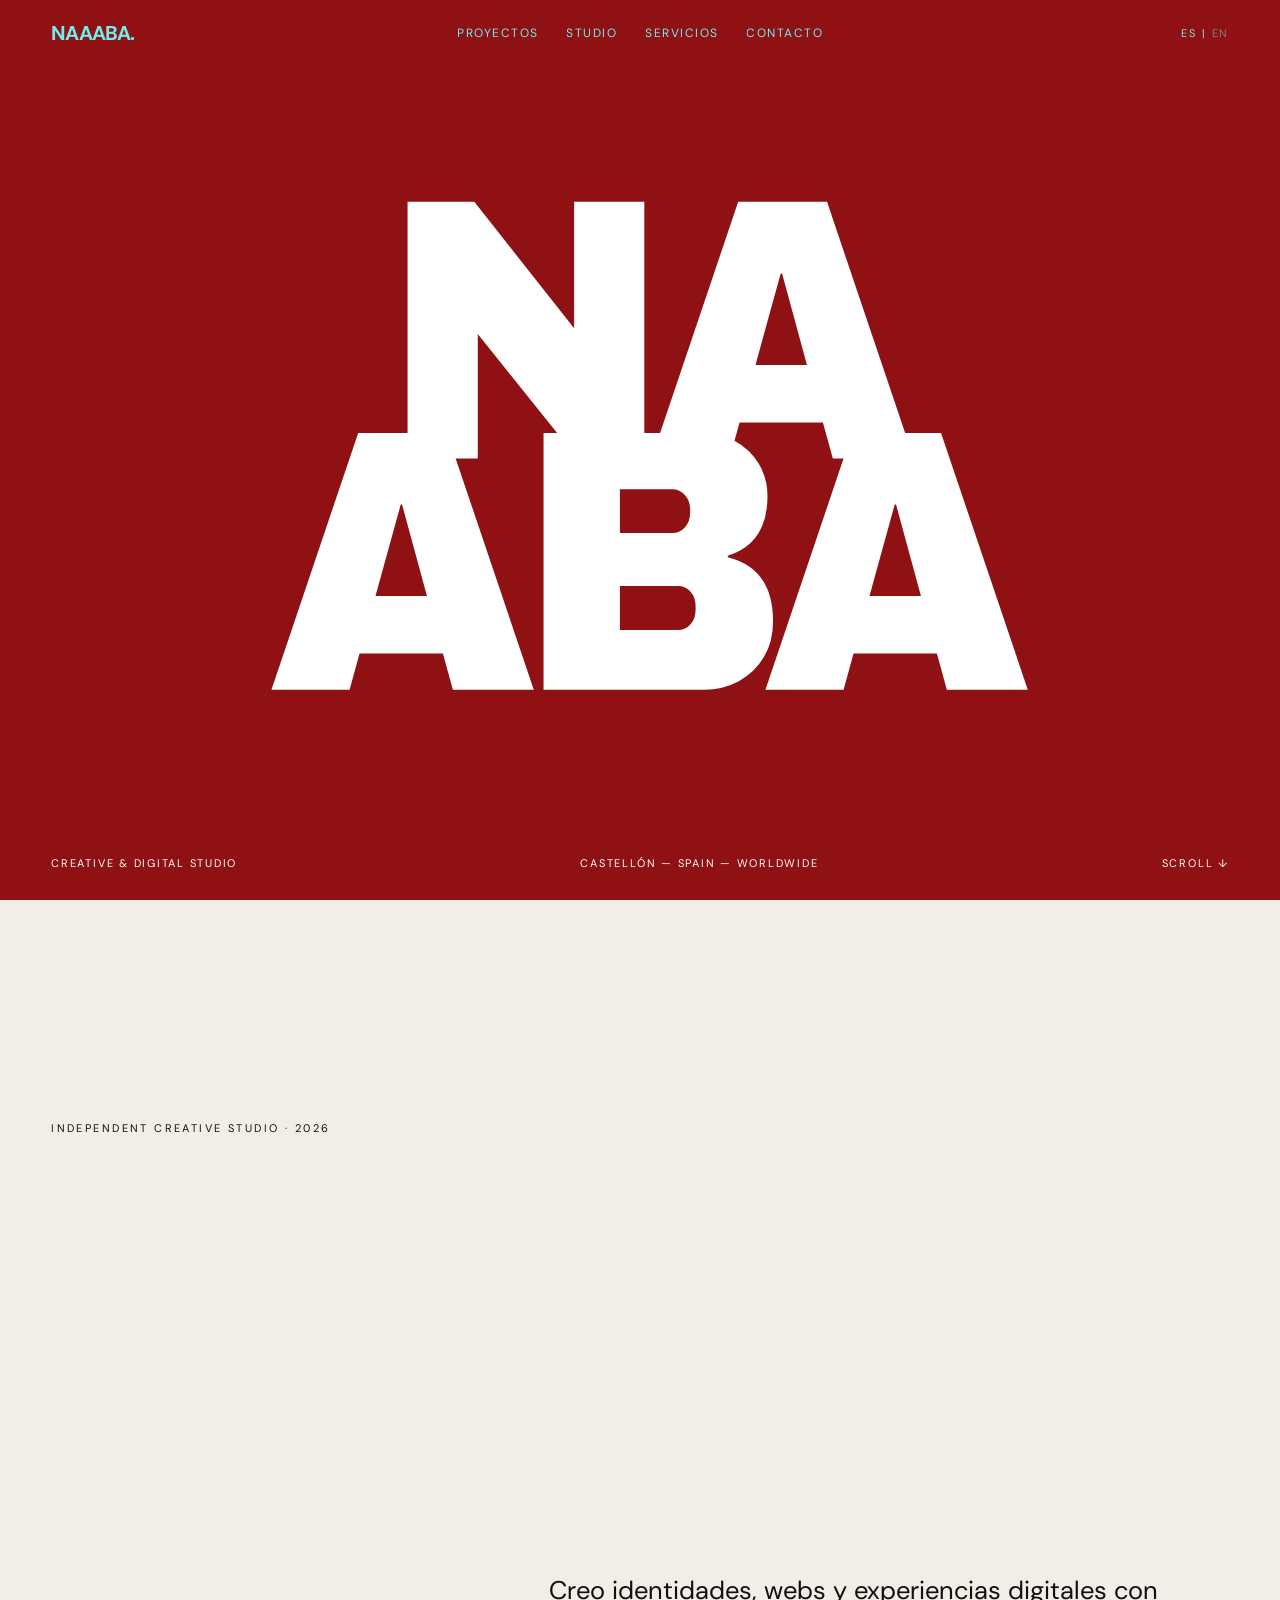
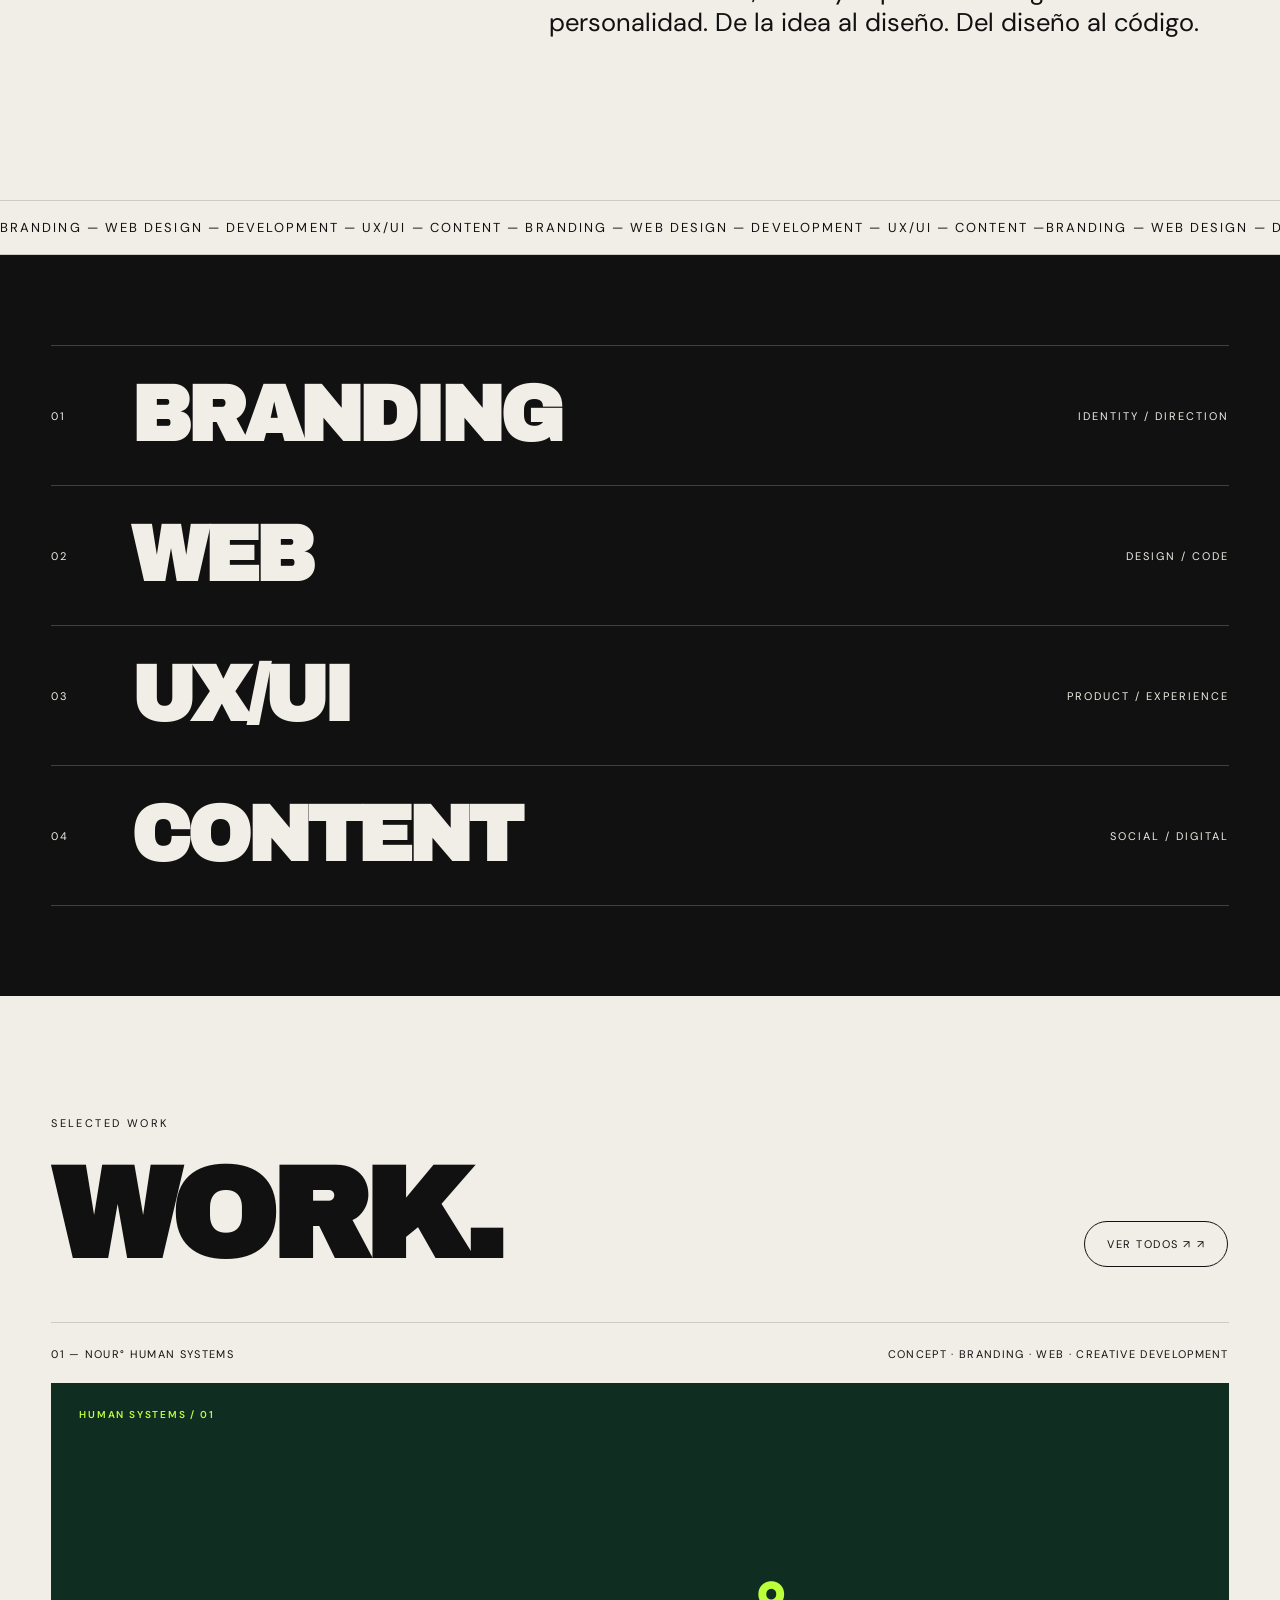
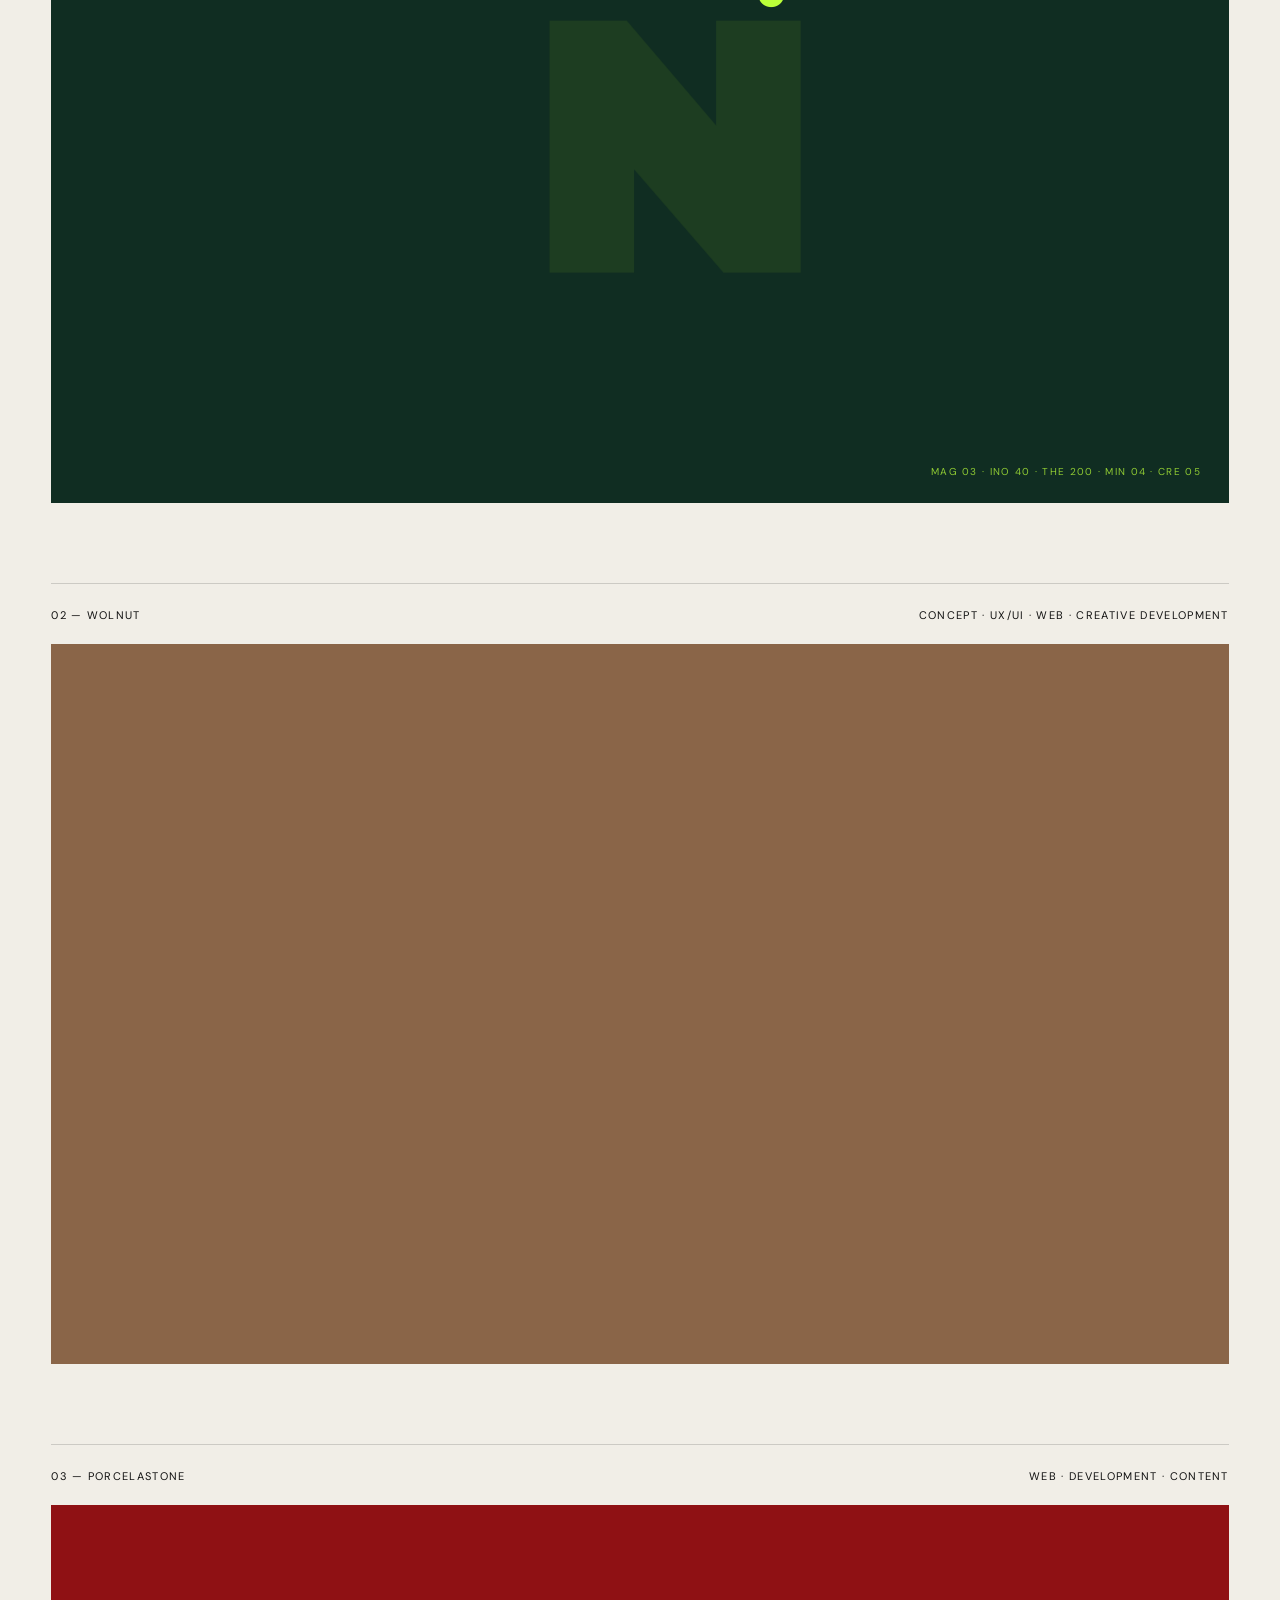
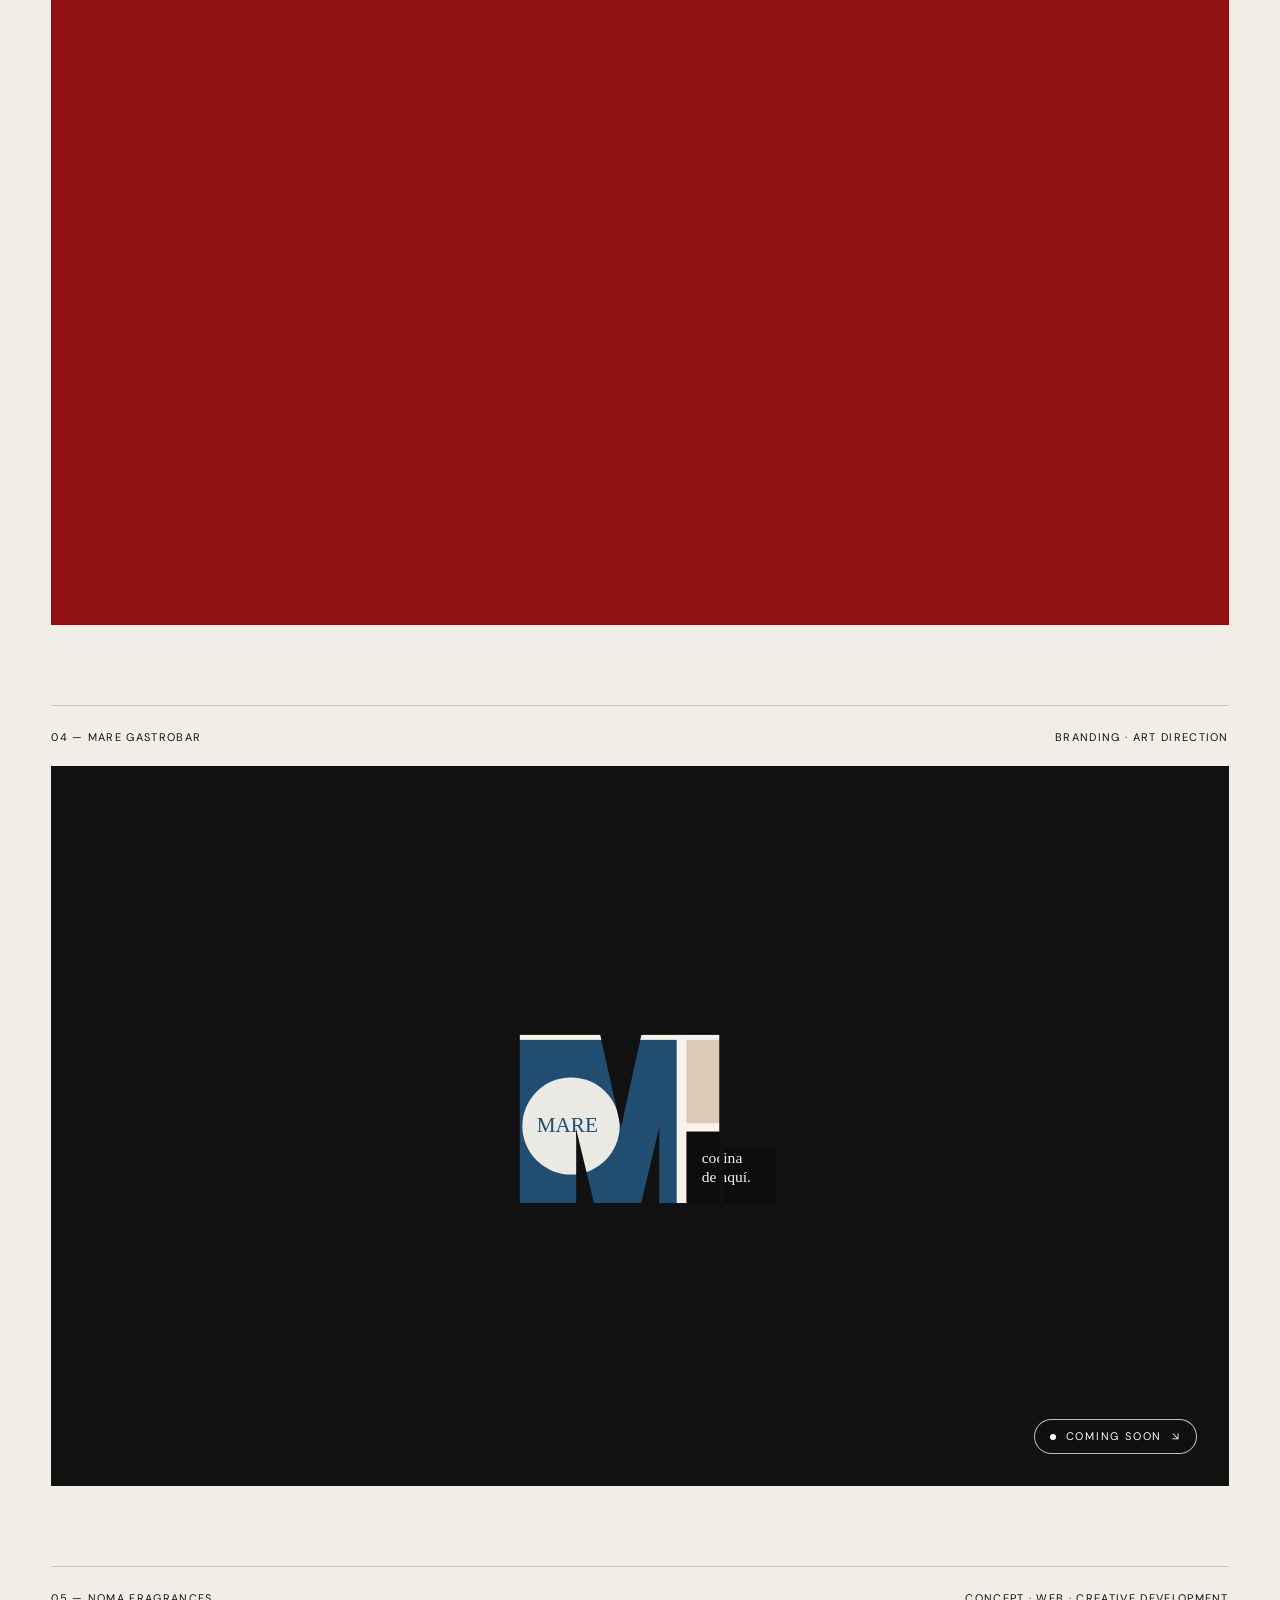
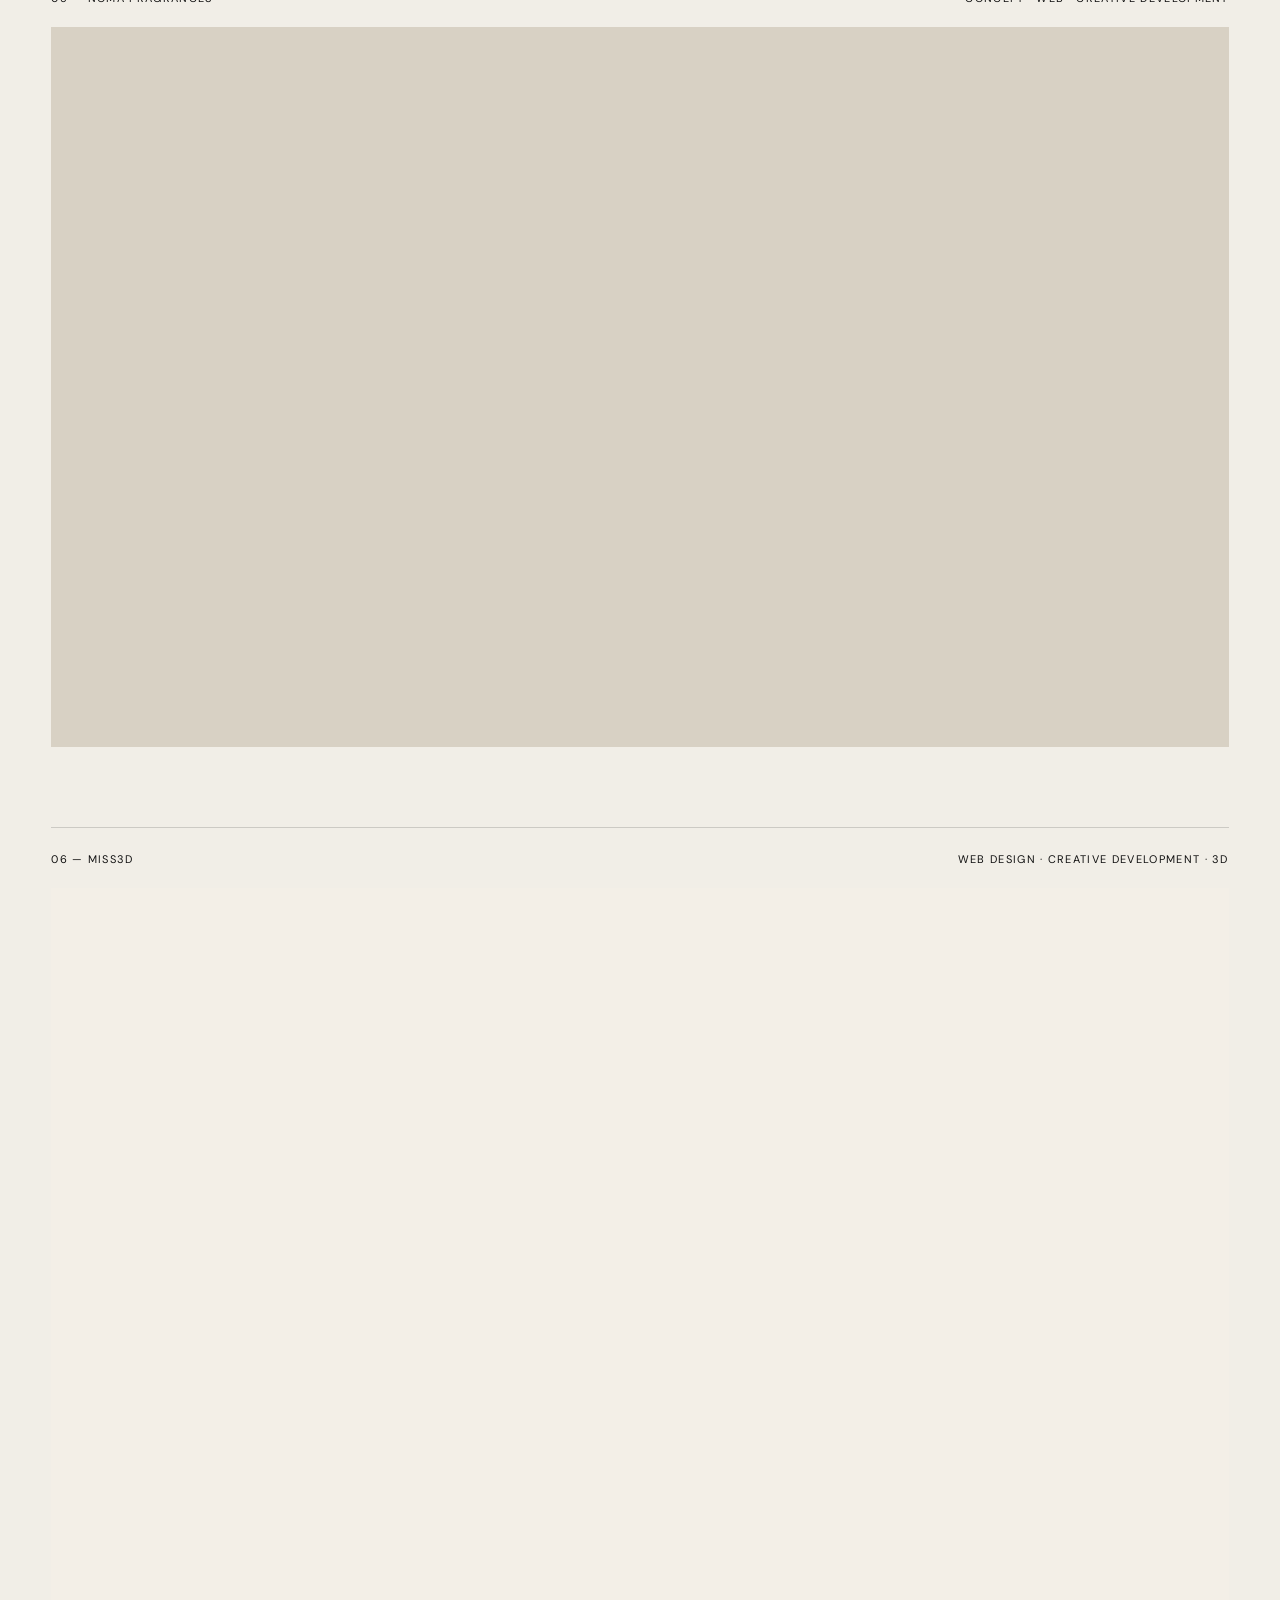
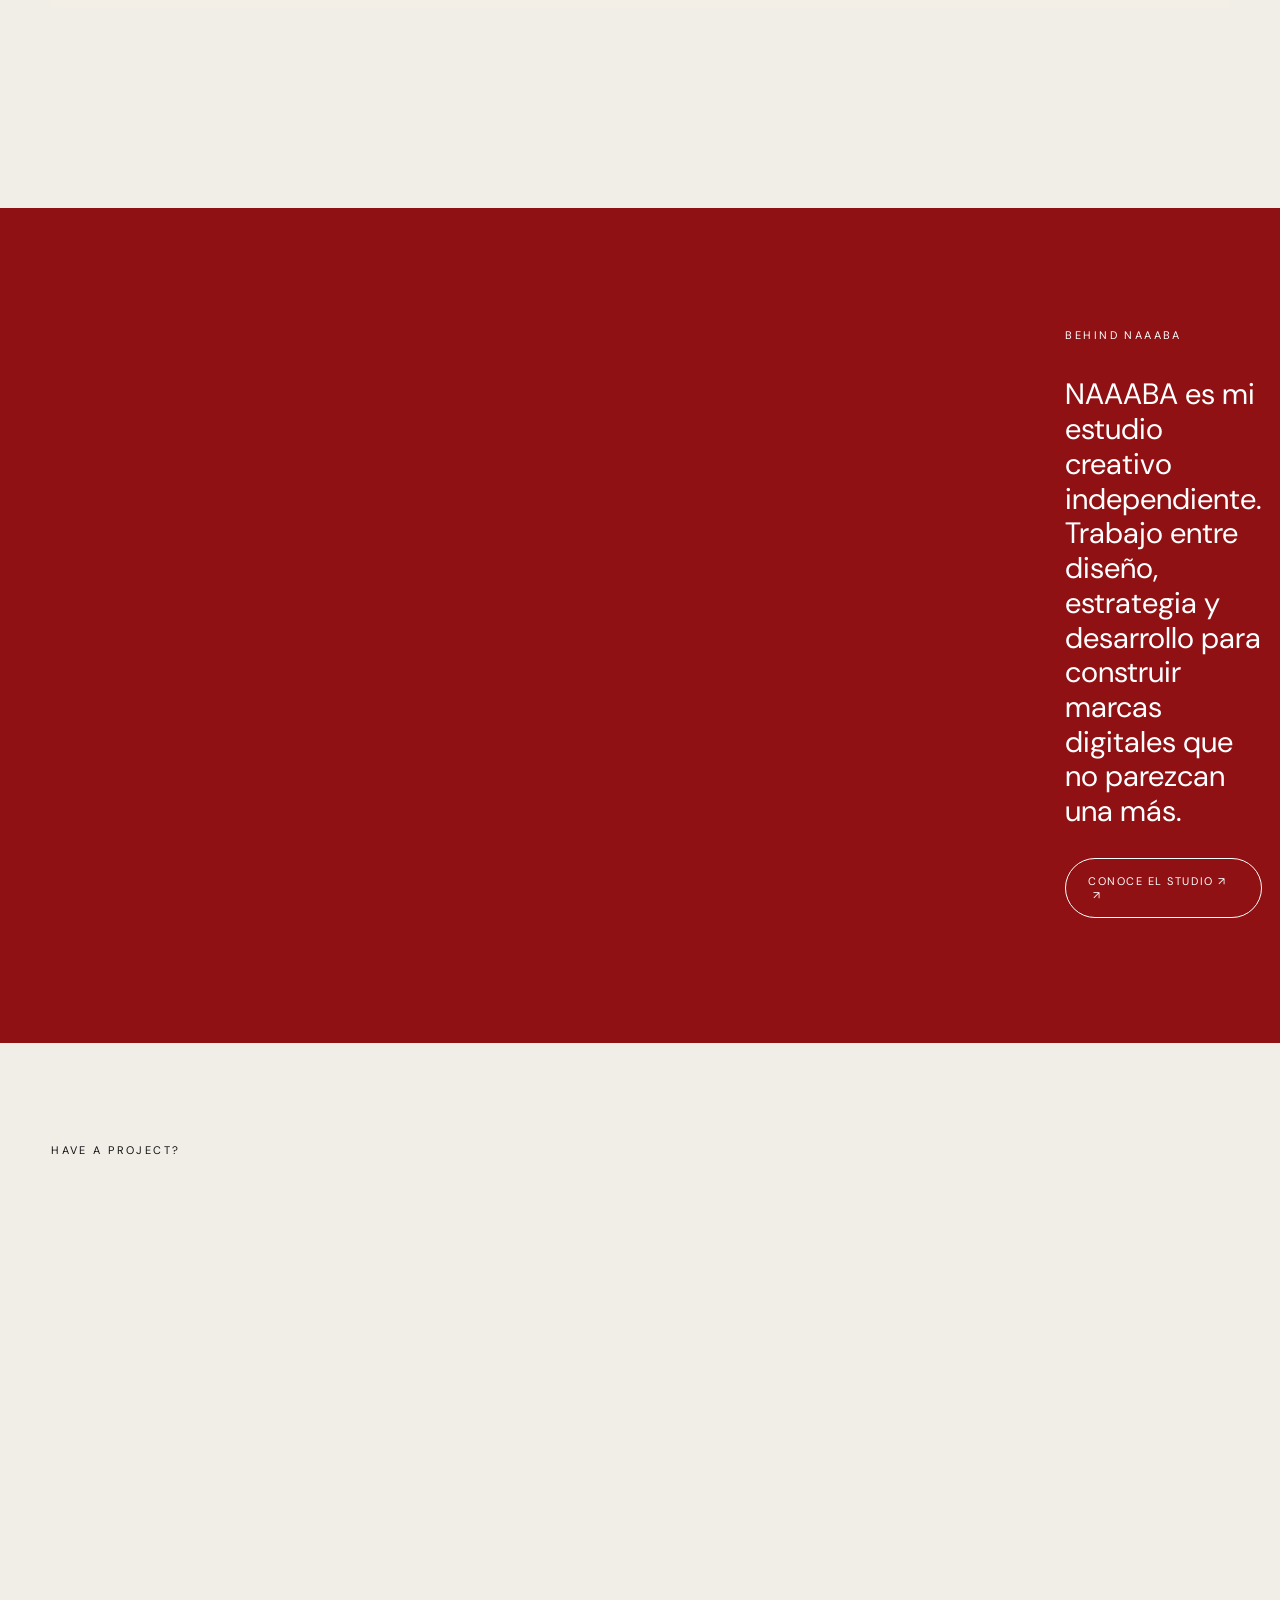
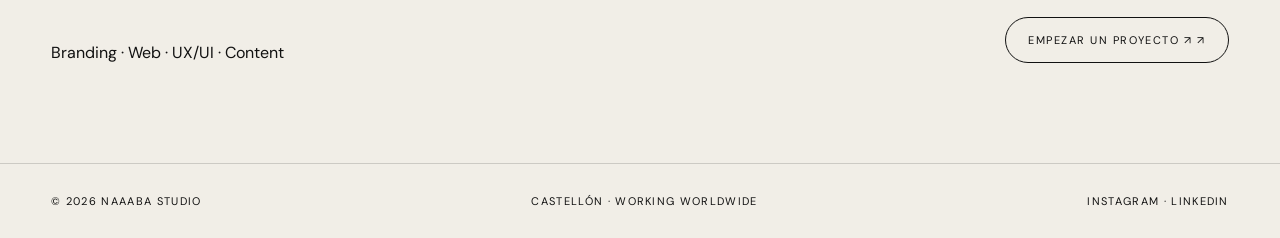
<file: index.html>
<!DOCTYPE html>

<html lang="es">
<head>
<meta charset="utf-8"/>
<meta content="width=device-width,initial-scale=1" name="viewport"/>
<meta content="NAAABA Studio — Branding, web design, development, UX/UI y contenido." name="description"/>
<title>NAAABA Studio — Creative &amp; Digital Studio</title>
<link href="index.css" rel="stylesheet"/>
</head>
<body>
<header class="nav"><a class="brand" href="index.html">NAAABA.</a>
<nav class="navlinks"><a href="work.html">Proyectos</a><a href="studio.html">Studio</a><a href="services.html">Servicios</a><a href="contact.html">Contacto</a></nav><div class="lang-switch"><a class="active" href="index.html">ES</a> | <a class="" href="en/index.html">EN</a></div><button class="menu-btn">MENU</button>
</header>
<section class="hero">
<div class="hero-logo display"><span>NA</span><span>ABA</span></div>
<div class="hero-meta"><span>Creative &amp; Digital Studio</span><span>Castellón — Spain — Worldwide</span><span>Scroll ↓</span>
</div>
</section>
<section class="statement">
<div class="eyebrow reveal">Independent creative studio · 2026</div>
<h1 class="display reveal scroll-type">DISEÑO CON<br/>ALGO QUE<br/>DECIR.</h1>
<p class="reveal">Creo identidades, webs y experiencias digitales con personalidad. De la idea al diseño. Del
            diseño al código.</p>
</section>
<div class="marquee">
<div class="marquee-inner"><span>BRANDING — WEB DESIGN — DEVELOPMENT — UX/UI — CONTENT — BRANDING — WEB DESIGN — DEVELOPMENT — UX/UI — CONTENT — </span><span aria-hidden="true">BRANDING — WEB DESIGN — DEVELOPMENT — UX/UI — CONTENT — BRANDING — WEB DESIGN — DEVELOPMENT — UX/UI — CONTENT — </span></div>
</div>
<section class="services-strip"><a class="service-row reveal" href="services.html"><span>01</span><strong class="display">BRANDING</strong><span>IDENTITY / DIRECTION</span></a><a class="service-row reveal" href="services.html"><span>02</span><strong class="display">WEB</strong><span>DESIGN / CODE</span></a><a class="service-row reveal" href="services.html"><span>03</span><strong class="display">UX/UI</strong><span>PRODUCT / EXPERIENCE</span></a><a class="service-row reveal" href="services.html"><span>04</span><strong class="display">CONTENT</strong><span>SOCIAL /
                DIGITAL</span></a></section>
<section class="work">
<div class="section-head reveal">
<div>
<div class="eyebrow">Selected work</div>
<h2 class="display">WORK.</h2>
</div><a class="pill" href="work.html">Ver todos ↗</a>
</div>
<a aria-label="Explorar NOUR — Human Systems concept project" class="project project-link reveal project-nour" href="https://arantxanavarrob.github.io/nour/" rel="noopener noreferrer" target="_blank">
<div class="project-top"><span>01 — NOUR° Human Systems</span><span>Concept · Branding · Web · Creative Development</span></div>
<div class="project-media">
<div class="project-placeholder nour-placeholder"><b class="display project-letter project-letter-nour">N</b><span class="nour-degree">°</span></div>
<div aria-hidden="true" class="project-visit"><span>EXPLORAR</span><b>↗</b></div>
</div>
</a>
<a aria-label="Explorar Wolnut — furniture e-commerce concept project" class="project project-link reveal project-wolnut" href="https://arantxanavarrob.github.io/wolnut/" rel="noopener noreferrer" target="_blank">
<div class="project-top"><span>02 — Wolnut</span><span>Concept · UX/UI · Web · Creative Development</span></div>
<div class="project-media">
<div class="project-placeholder wolnut-placeholder"><b class="display project-letter project-letter-wolnut">W.</b></div>
<div aria-hidden="true" class="project-visit"><span>EXPLORAR</span><b>↗</b></div>
</div>
</a>
<a aria-label="Visitar web de Porcelastone" class="project project-link reveal" href="https://porcelastone.com/" rel="noopener noreferrer" target="_blank">
<div class="project-top"><span>03 — Porcelastone</span><span>Web · Development · Content</span></div>
<div class="project-media">
<div class="project-placeholder"><b class="display project-letter project-letter-porcelastone">P.</b></div>
<div aria-hidden="true" class="project-visit"><span>VER WEB</span><b>↗</b></div>
</div>
</a>
<article class="project reveal">
<div class="project-top"><span>04 — Mare Gastrobar</span><span>Branding · Art direction</span></div>
<div class="project-media">
<div class="project-placeholder mare-placeholder" style="background:#111"><b class="display project-letter project-letter-mare">M.</b></div>
<div aria-label="Coming soon" class="mare-coming-soon">
<span class="mare-status-dot"></span>
<span>COMING SOON</span>
<span class="mare-status-arrow">↘</span>
</div>
</div>
</article>
<a aria-label="Explorar NOMA Fragrances — concept project" class="project project-link reveal" href="https://arantxanavarrob.github.io/noma/" rel="noopener noreferrer" target="_blank">
<div class="project-top"><span>05 — NOMA Fragrances</span><span>Concept · Web · Creative Development</span></div>
<div class="project-media">
<div class="project-placeholder" style="background:#d8d1c4;color:#111"><b class="display project-letter project-letter-noma">N.</b></div>
<div aria-hidden="true" class="project-visit"><span>EXPLORAR</span><b>↗</b></div>
</div>
</a>
<a aria-label="Visitar Miss3D — creative web project" class="project project-link reveal" href="https://arantxanavarrob.github.io/miss3d/index.html" rel="noopener noreferrer" target="_blank">
<div class="project-top"><span>06 — Miss3D</span><span>Web Design · Creative Development · 3D</span></div>
<div class="project-media">
<div class="project-placeholder" style="background:#F3EFE7;color:#111"><b class="display project-letter project-letter-miss3d">M</b></div>
<div aria-hidden="true" class="project-visit"><span>VER WEB</span><b>↗</b></div>
</div>
</a>
</section>
<section class="about-slice">
<h2 class="display reveal scroll-type">HI,<br/>I'M<br/>ARANTXA.</h2>
<div class="reveal">
<div class="eyebrow">Behind NAAABA</div>
<p>NAAABA es mi estudio creativo independiente. Trabajo entre diseño, estrategia y desarrollo para construir
                marcas digitales que no parezcan una más.</p><a class="pill" href="studio.html">Conoce el studio ↗</a>
</div>
</section>
<section class="cta">
<div class="eyebrow reveal">Have a project?</div>
<h2 class="display reveal scroll-type">HAGAMOS<br/>ALGO<br/>BUENO.</h2>
<div class="cta-bottom reveal"><span>Branding · Web · UX/UI · Content</span><a class="pill" href="contact.html">Empezar un proyecto ↗</a></div>
</section>
<footer class="footer"><span>© 2026 NAAABA Studio</span><span>Castellón · Working worldwide</span><span>Instagram ·
            LinkedIn</span></footer>
<script src="index.js"></script>
</body>
</html>
</file>
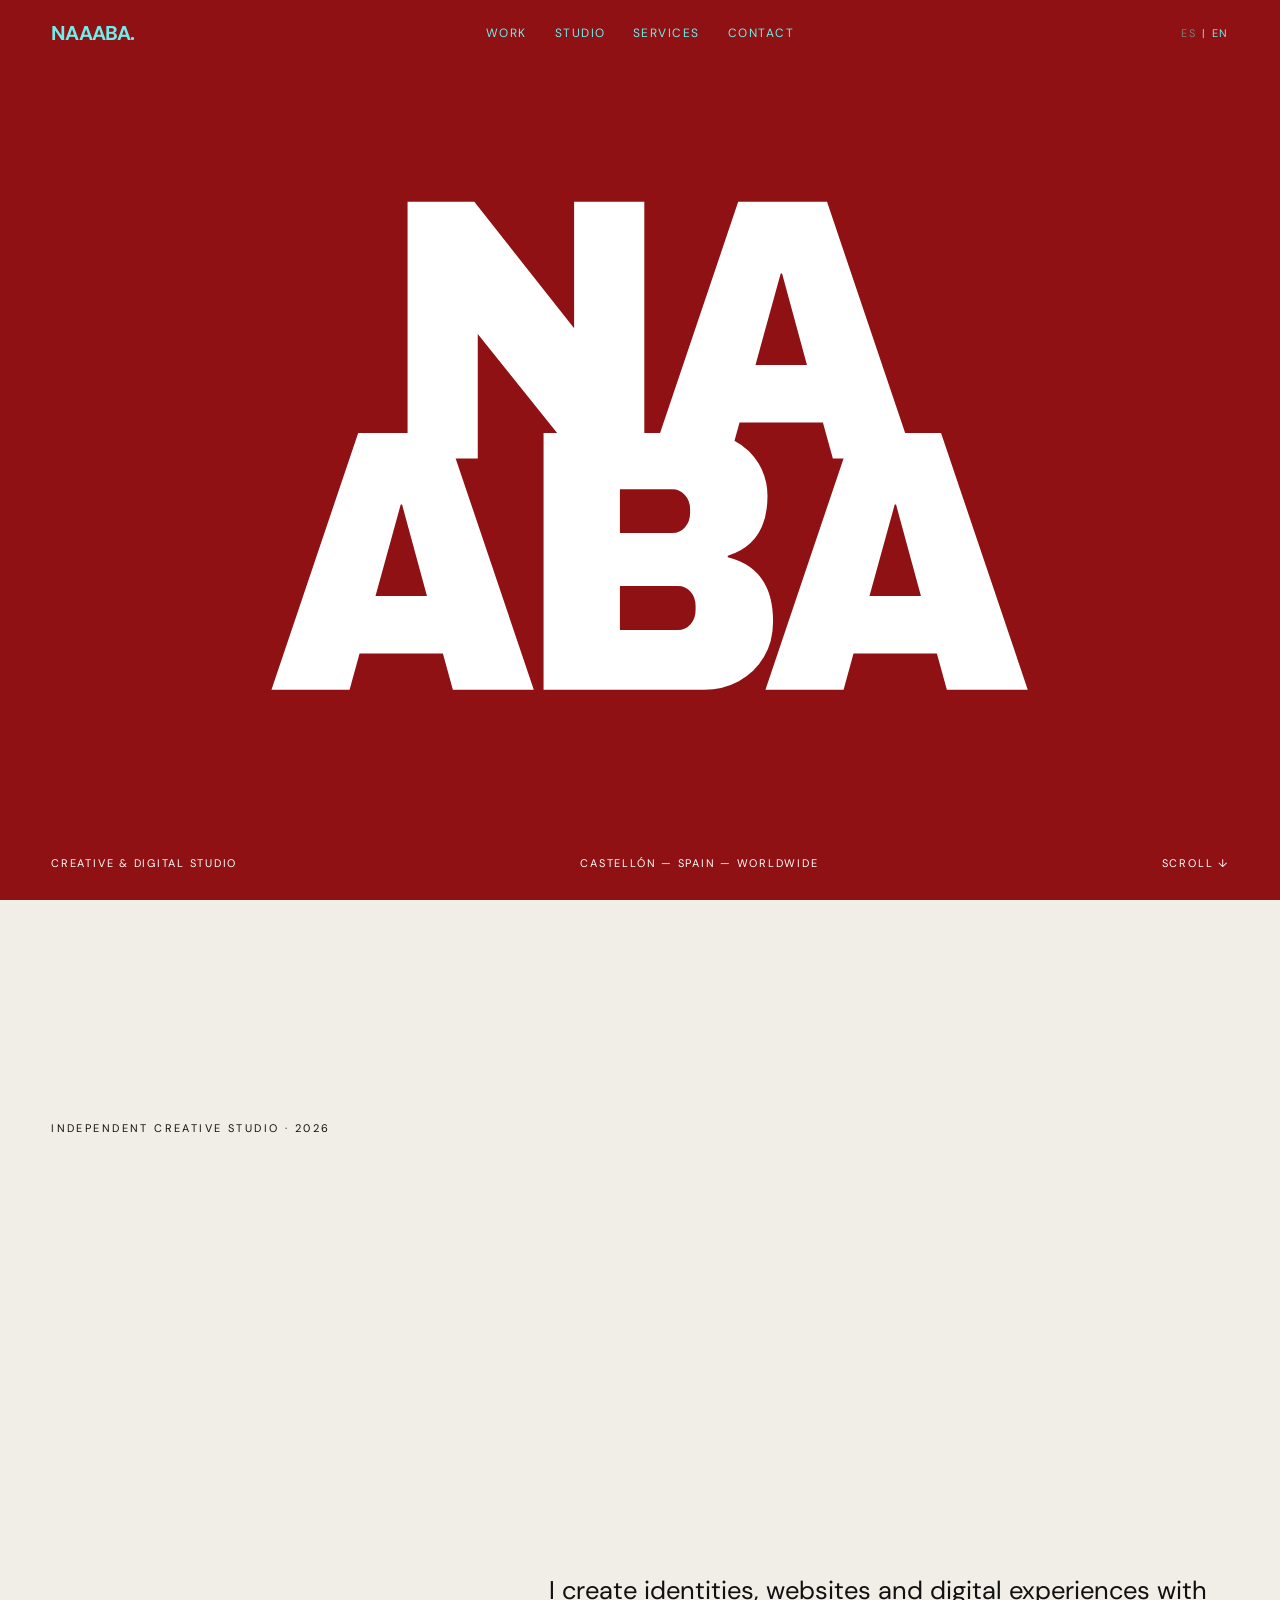
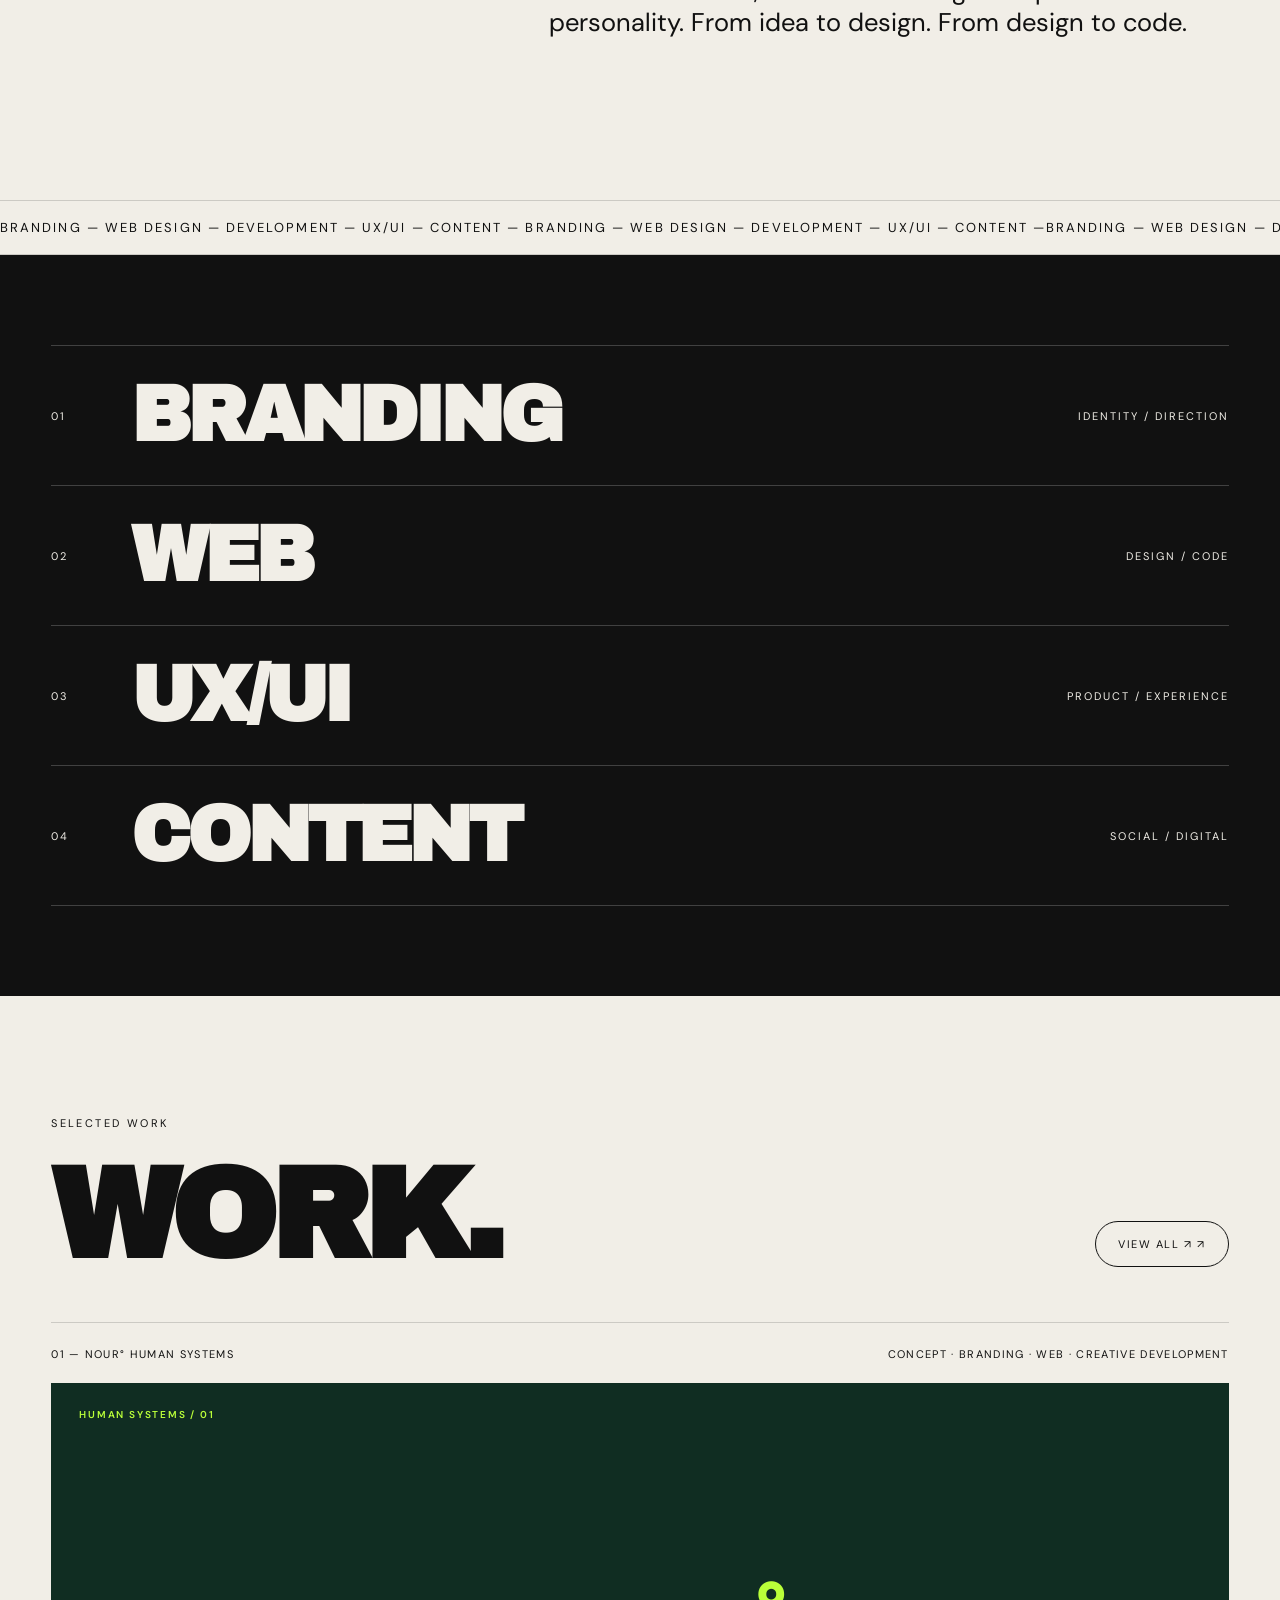
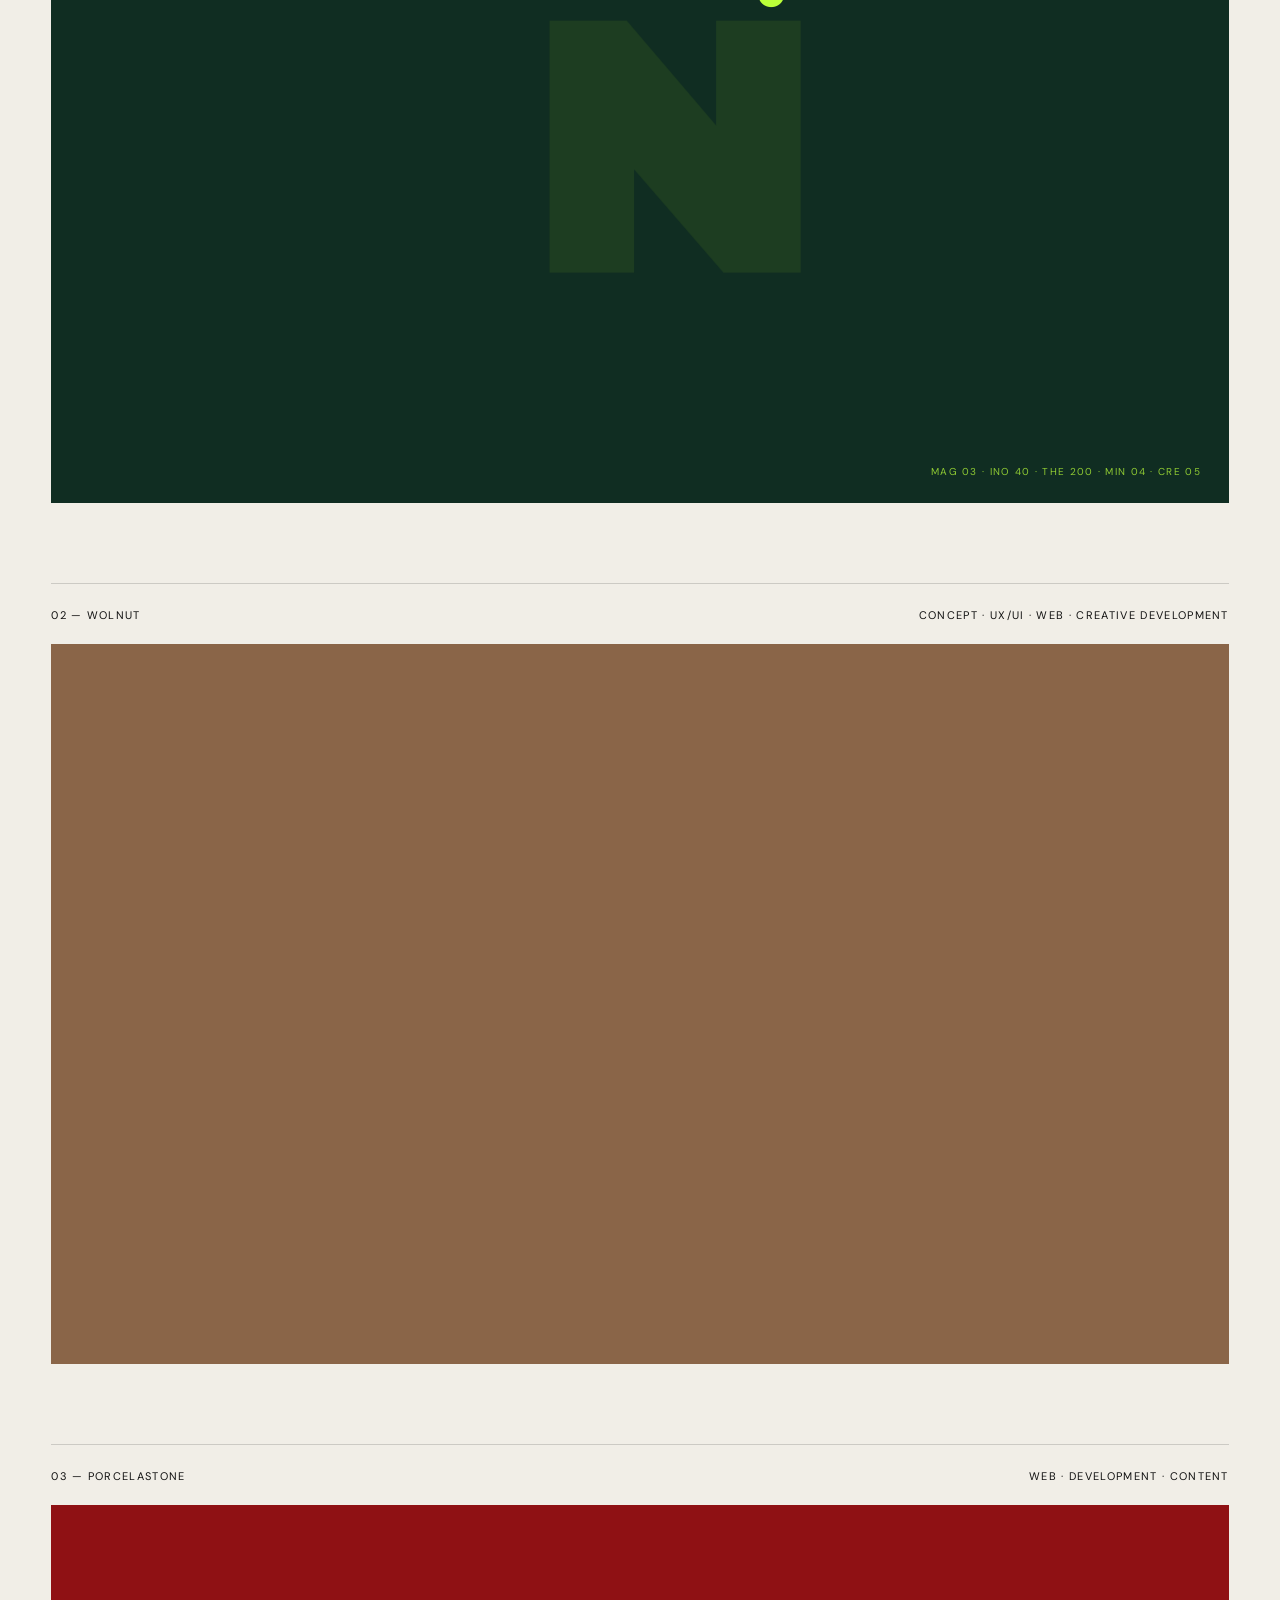
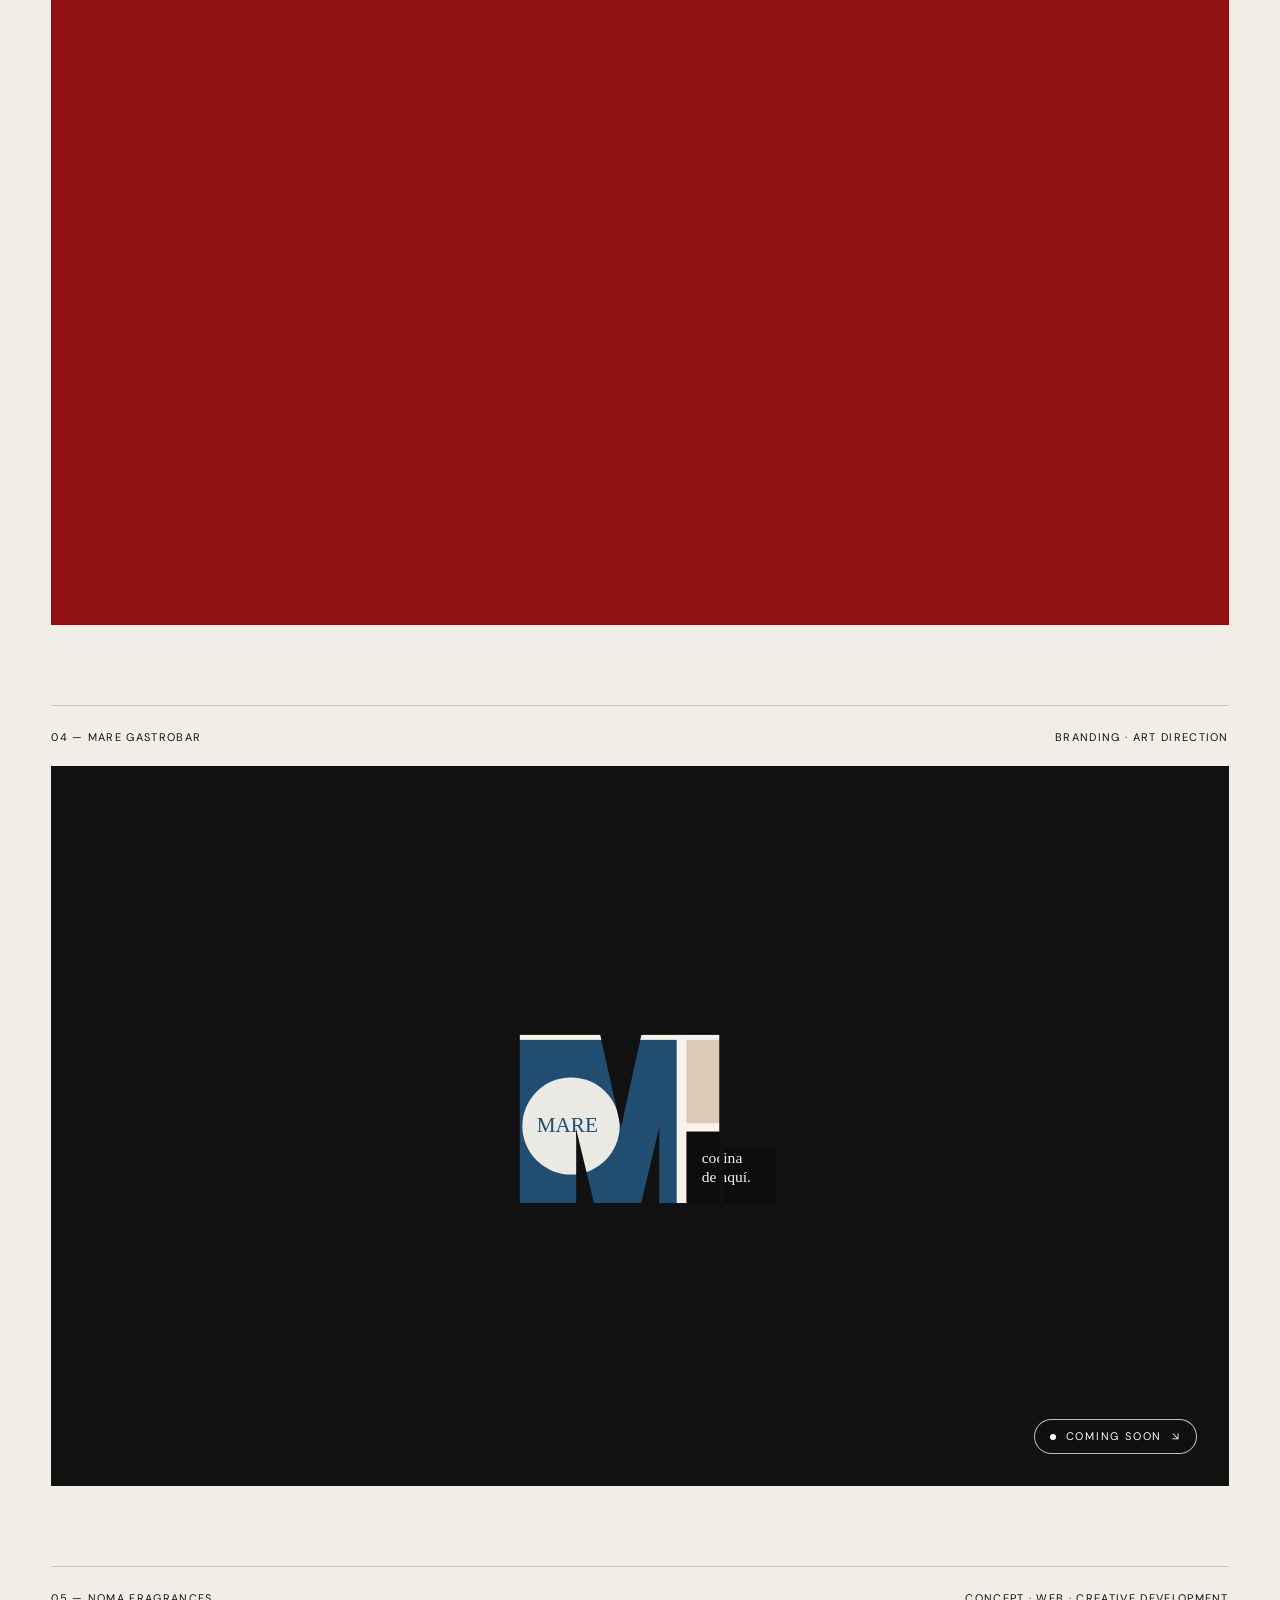
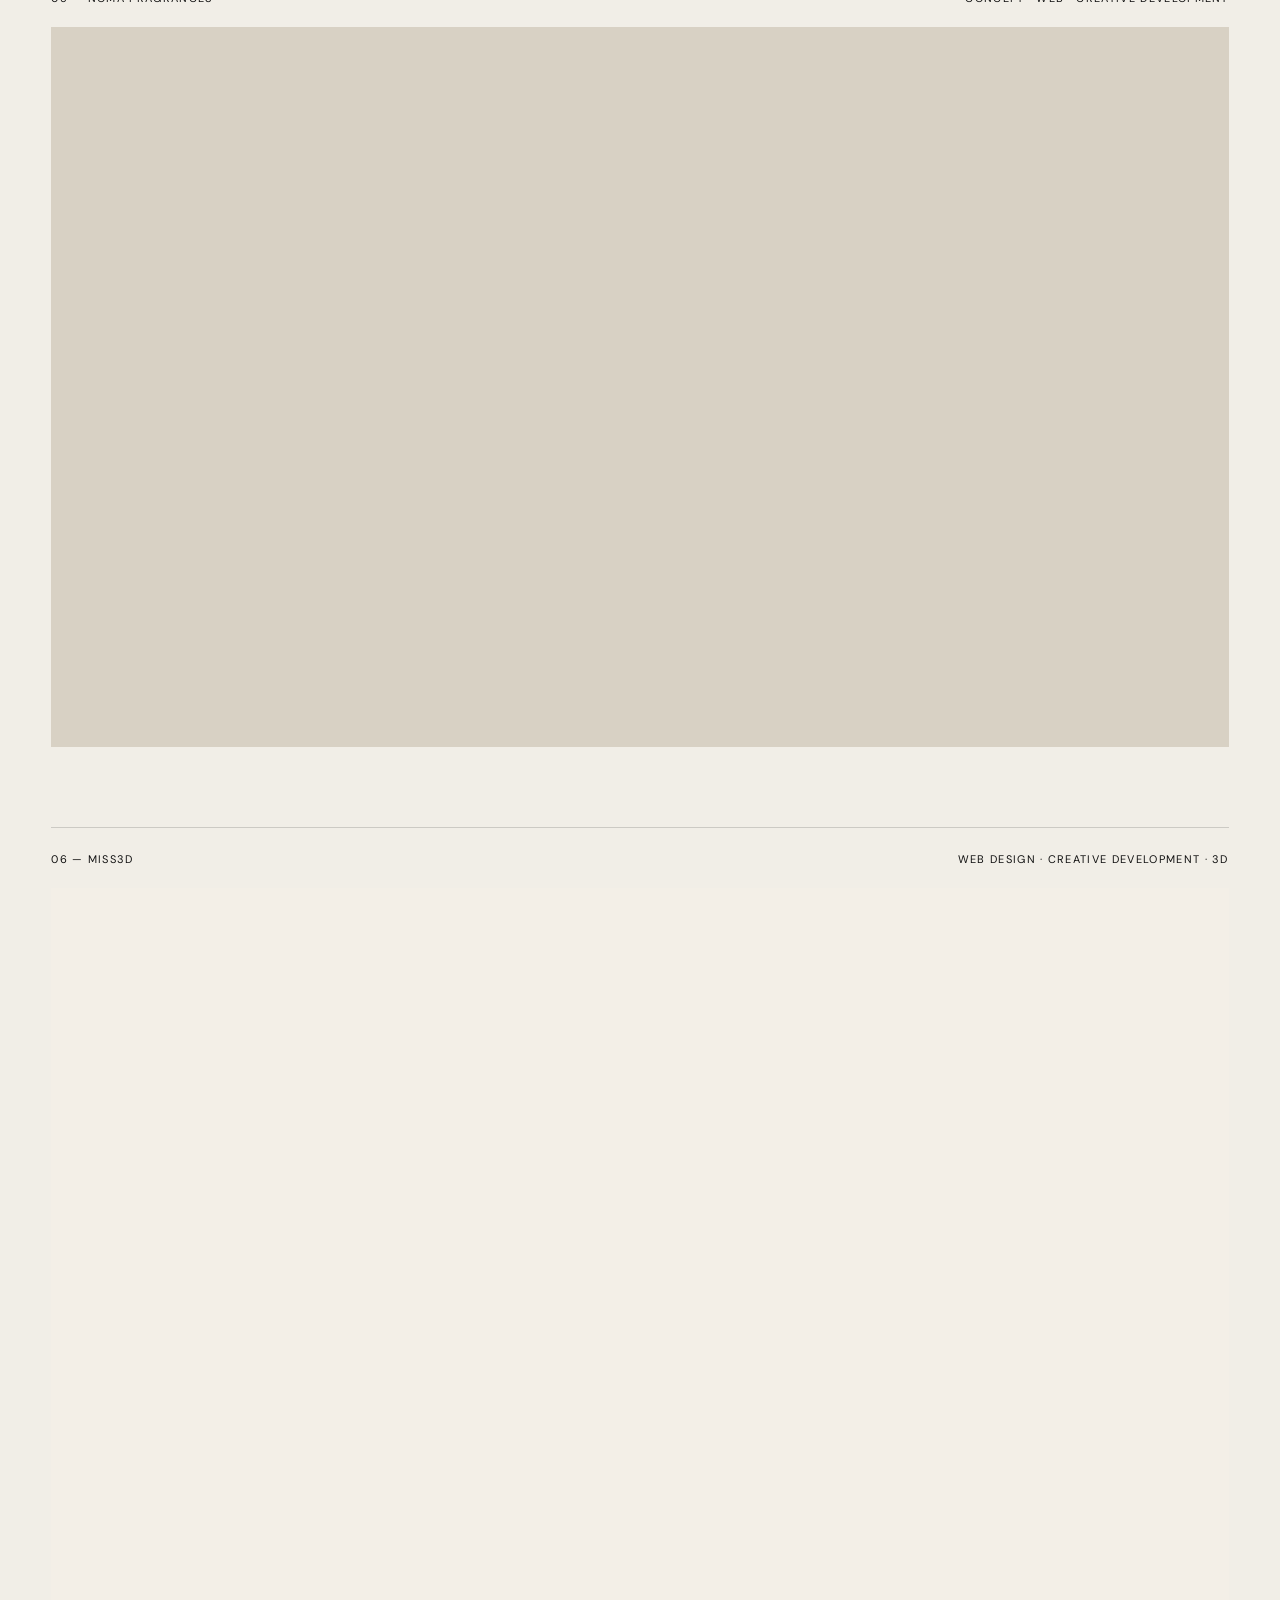
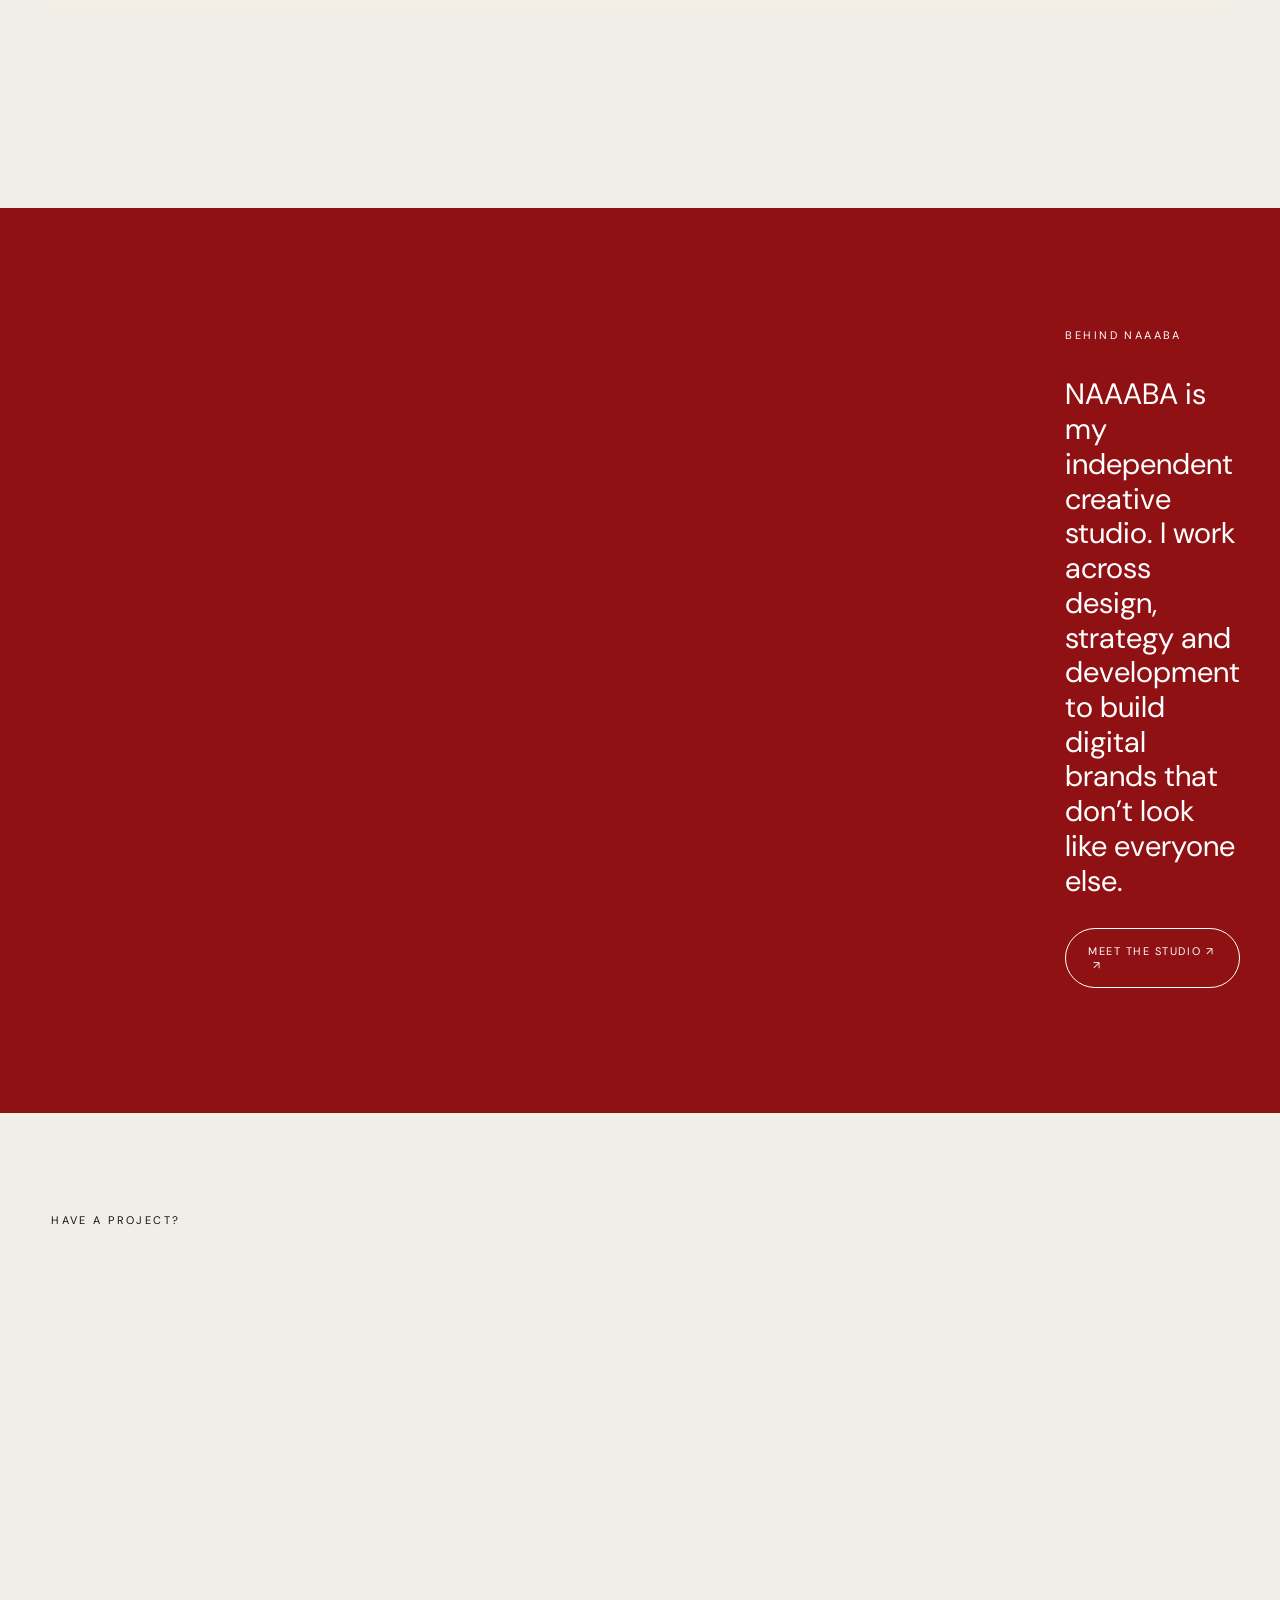
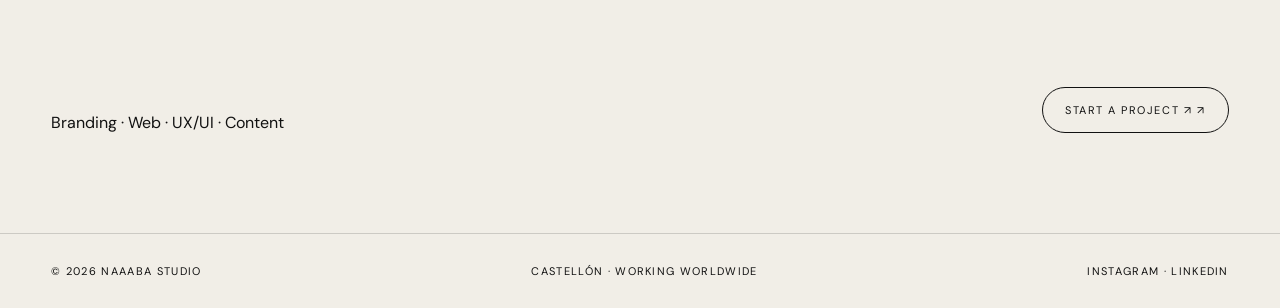
<file: en/index.html>
<!DOCTYPE html>

<html lang="en">
<head>
<meta charset="utf-8"/>
<meta content="width=device-width,initial-scale=1" name="viewport"/>
<meta content="NAAABA Studio — Branding, web design, development, UX/UI y contenido." name="description"/>
<title>NAAABA Studio — Creative &amp; Digital Studio</title>
<link href="../index.css" rel="stylesheet"/>
</head>
<body>
<header class="nav"><a class="brand" href="index.html">NAAABA.</a>
<nav class="navlinks"><a href="work.html">Work</a><a href="studio.html">Studio</a><a href="services.html">Services</a><a href="contact.html">Contact</a></nav><div class="lang-switch"><a class="" href="../index.html">ES</a> | <a class="active" href="index.html">EN</a></div><button class="menu-btn">MENU</button>
</header>
<section class="hero">
<div class="hero-logo display"><span>NA</span><span>ABA</span></div>
<div class="hero-meta"><span>Creative &amp; Digital Studio</span><span>Castellón — Spain — Worldwide</span><span>Scroll ↓</span>
</div>
</section>
<section class="statement">
<div class="eyebrow reveal">Independent creative studio · 2026</div>
<h1 class="display reveal scroll-type">DISEÑO CON<br/>ALGO QUE<br/>DECIR.</h1>
<p class="reveal">I create identities, websites and digital experiences with personality. From idea to design. From design to code.</p>
</section>
<div class="marquee">
<div class="marquee-inner"><span>BRANDING — WEB DESIGN — DEVELOPMENT — UX/UI — CONTENT — BRANDING — WEB DESIGN — DEVELOPMENT — UX/UI — CONTENT — </span><span aria-hidden="true">BRANDING — WEB DESIGN — DEVELOPMENT — UX/UI — CONTENT — BRANDING — WEB DESIGN — DEVELOPMENT — UX/UI — CONTENT — </span></div>
</div>
<section class="services-strip"><a class="service-row reveal" href="services.html"><span>01</span><strong class="display">BRANDING</strong><span>IDENTITY / DIRECTION</span></a><a class="service-row reveal" href="services.html"><span>02</span><strong class="display">WEB</strong><span>DESIGN / CODE</span></a><a class="service-row reveal" href="services.html"><span>03</span><strong class="display">UX/UI</strong><span>PRODUCT / EXPERIENCE</span></a><a class="service-row reveal" href="services.html"><span>04</span><strong class="display">CONTENT</strong><span>SOCIAL /
                DIGITAL</span></a></section>
<section class="work">
<div class="section-head reveal">
<div>
<div class="eyebrow">Selected work</div>
<h2 class="display">WORK.</h2>
</div><a class="pill" href="work.html">View all ↗</a>
</div>
<a aria-label="Explorar NOUR — Human Systems concept project" class="project project-link reveal project-nour" href="https://arantxanavarrob.github.io/nour/" rel="noopener noreferrer" target="_blank">
<div class="project-top"><span>01 — NOUR° Human Systems</span><span>Concept · Branding · Web · Creative Development</span></div>
<div class="project-media">
<div class="project-placeholder nour-placeholder"><b class="display project-letter project-letter-nour">N</b><span class="nour-degree">°</span></div>
<div aria-hidden="true" class="project-visit"><span>EXPLORE</span><b>↗</b></div>
</div>
</a>
<a aria-label="Explorar Wolnut — furniture e-commerce concept project" class="project project-link reveal project-wolnut" href="https://arantxanavarrob.github.io/wolnut/" rel="noopener noreferrer" target="_blank">
<div class="project-top"><span>02 — Wolnut</span><span>Concept · UX/UI · Web · Creative Development</span></div>
<div class="project-media">
<div class="project-placeholder wolnut-placeholder"><b class="display project-letter project-letter-wolnut">W.</b></div>
<div aria-hidden="true" class="project-visit"><span>EXPLORE</span><b>↗</b></div>
</div>
</a>
<a aria-label="Visitar web de Porcelastone" class="project project-link reveal" href="https://porcelastone.com/" rel="noopener noreferrer" target="_blank">
<div class="project-top"><span>03 — Porcelastone</span><span>Web · Development · Content</span></div>
<div class="project-media">
<div class="project-placeholder"><b class="display project-letter project-letter-porcelastone">P.</b></div>
<div aria-hidden="true" class="project-visit"><span>VISIT SITE</span><b>↗</b></div>
</div>
</a>
<article class="project reveal">
<div class="project-top"><span>04 — Mare Gastrobar</span><span>Branding · Art direction</span></div>
<div class="project-media">
<div class="project-placeholder mare-placeholder" style="background:#111"><b class="display project-letter project-letter-mare">M.</b></div>
<div aria-label="Coming soon" class="mare-coming-soon">
<span class="mare-status-dot"></span>
<span>COMING SOON</span>
<span class="mare-status-arrow">↘</span>
</div>
</div>
</article>
<a aria-label="Explorar NOMA Fragrances — concept project" class="project project-link reveal" href="https://arantxanavarrob.github.io/noma/" rel="noopener noreferrer" target="_blank">
<div class="project-top"><span>05 — NOMA Fragrances</span><span>Concept · Web · Creative Development</span></div>
<div class="project-media">
<div class="project-placeholder" style="background:#d8d1c4;color:#111"><b class="display project-letter project-letter-noma">N.</b></div>
<div aria-hidden="true" class="project-visit"><span>EXPLORE</span><b>↗</b></div>
</div>
</a>
<a aria-label="Visitar Miss3D — creative web project" class="project project-link reveal" href="https://arantxanavarrob.github.io/miss3d/index.html" rel="noopener noreferrer" target="_blank">
<div class="project-top"><span>06 — Miss3D</span><span>Web Design · Creative Development · 3D</span></div>
<div class="project-media">
<div class="project-placeholder" style="background:#F3EFE7;color:#111"><b class="display project-letter project-letter-miss3d">M</b></div>
<div aria-hidden="true" class="project-visit"><span>VISIT SITE</span><b>↗</b></div>
</div>
</a>
</section>
<section class="about-slice">
<h2 class="display reveal scroll-type">HI,<br/>I'M<br/>ARANTXA.</h2>
<div class="reveal">
<div class="eyebrow">Behind NAAABA</div>
<p>NAAABA is my independent creative studio. I work across design, strategy and development to build digital brands that don’t look like everyone else.</p><a class="pill" href="studio.html">Meet the studio ↗</a>
</div>
</section>
<section class="cta">
<div class="eyebrow reveal">Have a project?</div>
<h2 class="display reveal scroll-type">LET'S MAKE<br/>SOMETHING<br/>GOOD.</h2>
<div class="cta-bottom reveal"><span>Branding · Web · UX/UI · Content</span><a class="pill" href="contact.html">Start a project ↗</a></div>
</section>
<footer class="footer"><span>© 2026 NAAABA Studio</span><span>Castellón · Working worldwide</span><span>Instagram ·
            LinkedIn</span></footer>
<script src="../index.js"></script>
</body>
</html>
</file>
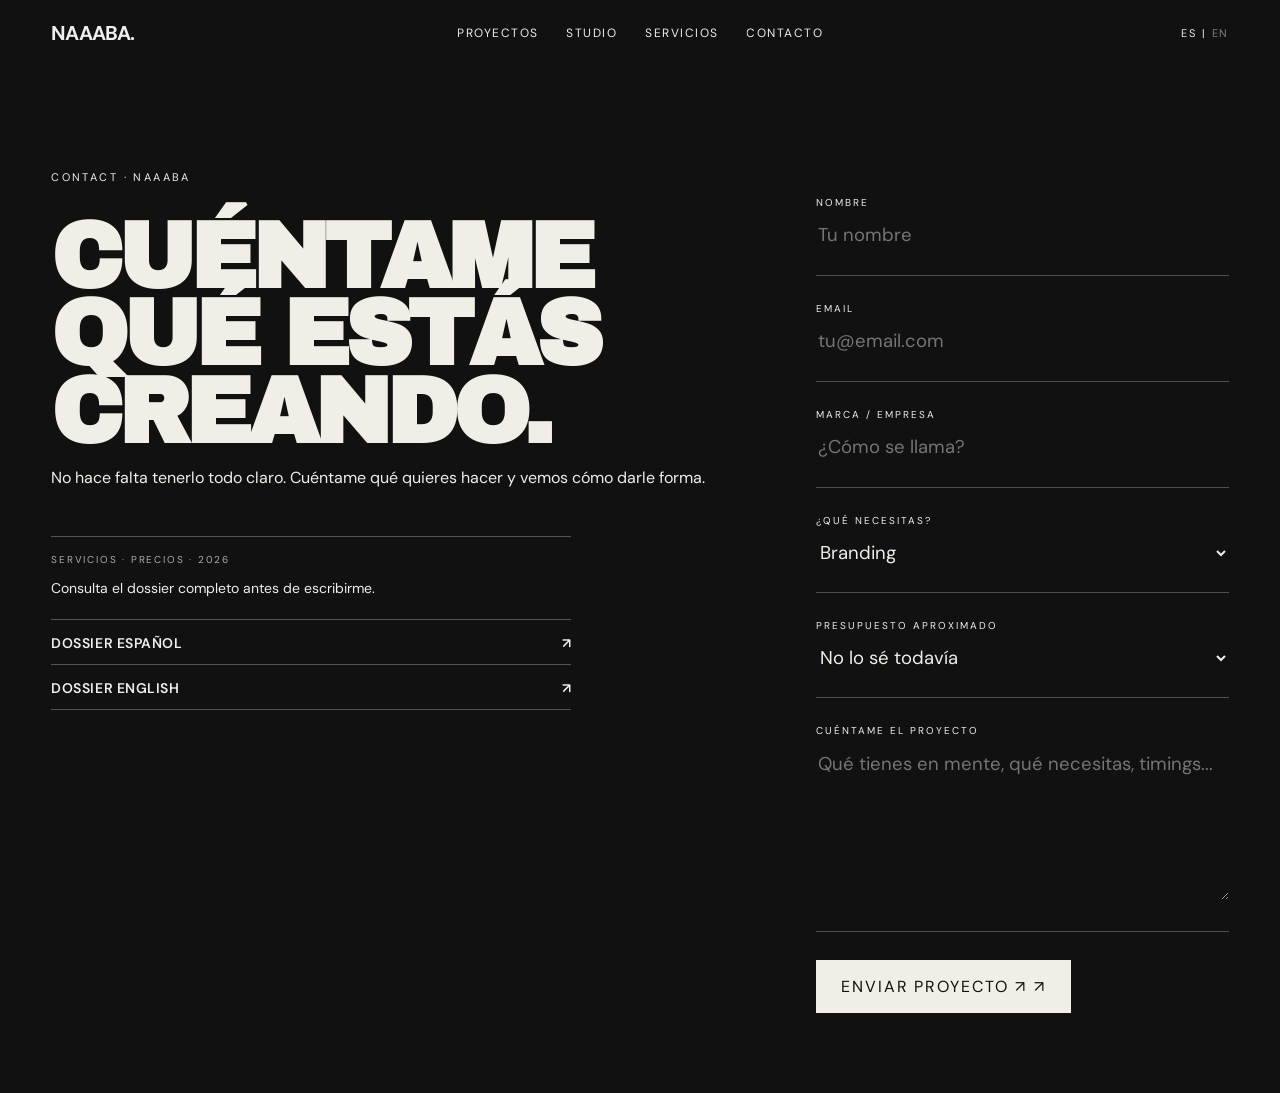
<file: contact.html>
<!DOCTYPE html>

<html lang="es">
<head>
<meta charset="utf-8"/>
<meta content="width=device-width,initial-scale=1" name="viewport"/>
<title>Contact — NAAABA Studio</title>
<link href="index.css" rel="stylesheet"/>
</head>
<body>
<header class="nav"><a class="brand" href="index.html">NAAABA.</a>
<nav class="navlinks"><a href="work.html">Proyectos</a><a href="studio.html">Studio</a><a href="services.html">Servicios</a><a href="contact.html">Contacto</a></nav><div class="lang-switch"><a class="active" href="contact.html">ES</a> | <a class="" href="en/contact.html">EN</a></div><button class="menu-btn">MENU</button>
</header>
<main class="contact">
<div>
<div class="eyebrow">Contact · NAAABA</div>
<h1 class="display scroll-type">CUÉNTAME<br/>QUÉ ESTÁS<br/>CREANDO.</h1>
<p>No hace falta tenerlo todo claro. Cuéntame qué quieres hacer y vemos cómo darle forma.</p>
<div class="contact-dossier">
<p class="contact-dossier-label">SERVICIOS · PRECIOS · 2026</p>
<p class="contact-dossier-copy">Consulta el dossier completo antes de escribirme.</p>
<div class="contact-dossier-links">
<a href="NAAABA_Dossier_ES_2026.pdf" target="_blank" rel="noopener"><span>DOSSIER ESPAÑOL</span><span>↗</span></a>
<a href="NAAABA_Dossier_EN_2026.pdf" target="_blank" rel="noopener"><span>DOSSIER ENGLISH</span><span>↗</span></a>
</div>
</div>
</div>
<form action="https://formspree.io/f/xrpbqwpw" method="post">
<input name="_next" type="hidden" value="thanks.html"/>
<input name="_subject" type="hidden" value="Nuevo proyecto desde NAAABA Studio"/><input autocomplete="off" name="website" style="position:absolute;left:-9999px" tabindex="-1" type="text"/>
<div class="form-field"><label>Nombre</label><input name="name" placeholder="Tu nombre" required=""/></div>
<div class="form-field"><label>Email</label><input name="email" placeholder="tu@email.com" required="" type="email"/></div>
<div class="form-field"><label>Marca / empresa</label><input name="company" placeholder="¿Cómo se llama?"/>
</div>
<div class="form-field"><label>¿Qué necesitas?</label><select name="service">
<option>Branding</option>
<option>Web design + development</option>
<option>UX/UI</option>
<option>Content</option>
<option>Otro</option>
</select></div>
<div class="form-field"><label>Presupuesto aproximado</label><select name="budget">
<option>No lo sé todavía</option>
<option>Menos de 1.000 €</option>
<option>1.000–2.500 €</option>
<option>2.500–5.000 €</option>
<option>5.000 €+</option>
</select></div>
<div class="form-field"><label>Cuéntame el proyecto</label><textarea name="message" placeholder="Qué tienes en mente, qué necesitas, timings..." required=""></textarea></div><button class="submit" type="submit">Enviar proyecto ↗</button>
</form>
</main>
<script src="index.js"></script>
</body>
</html>
</file>
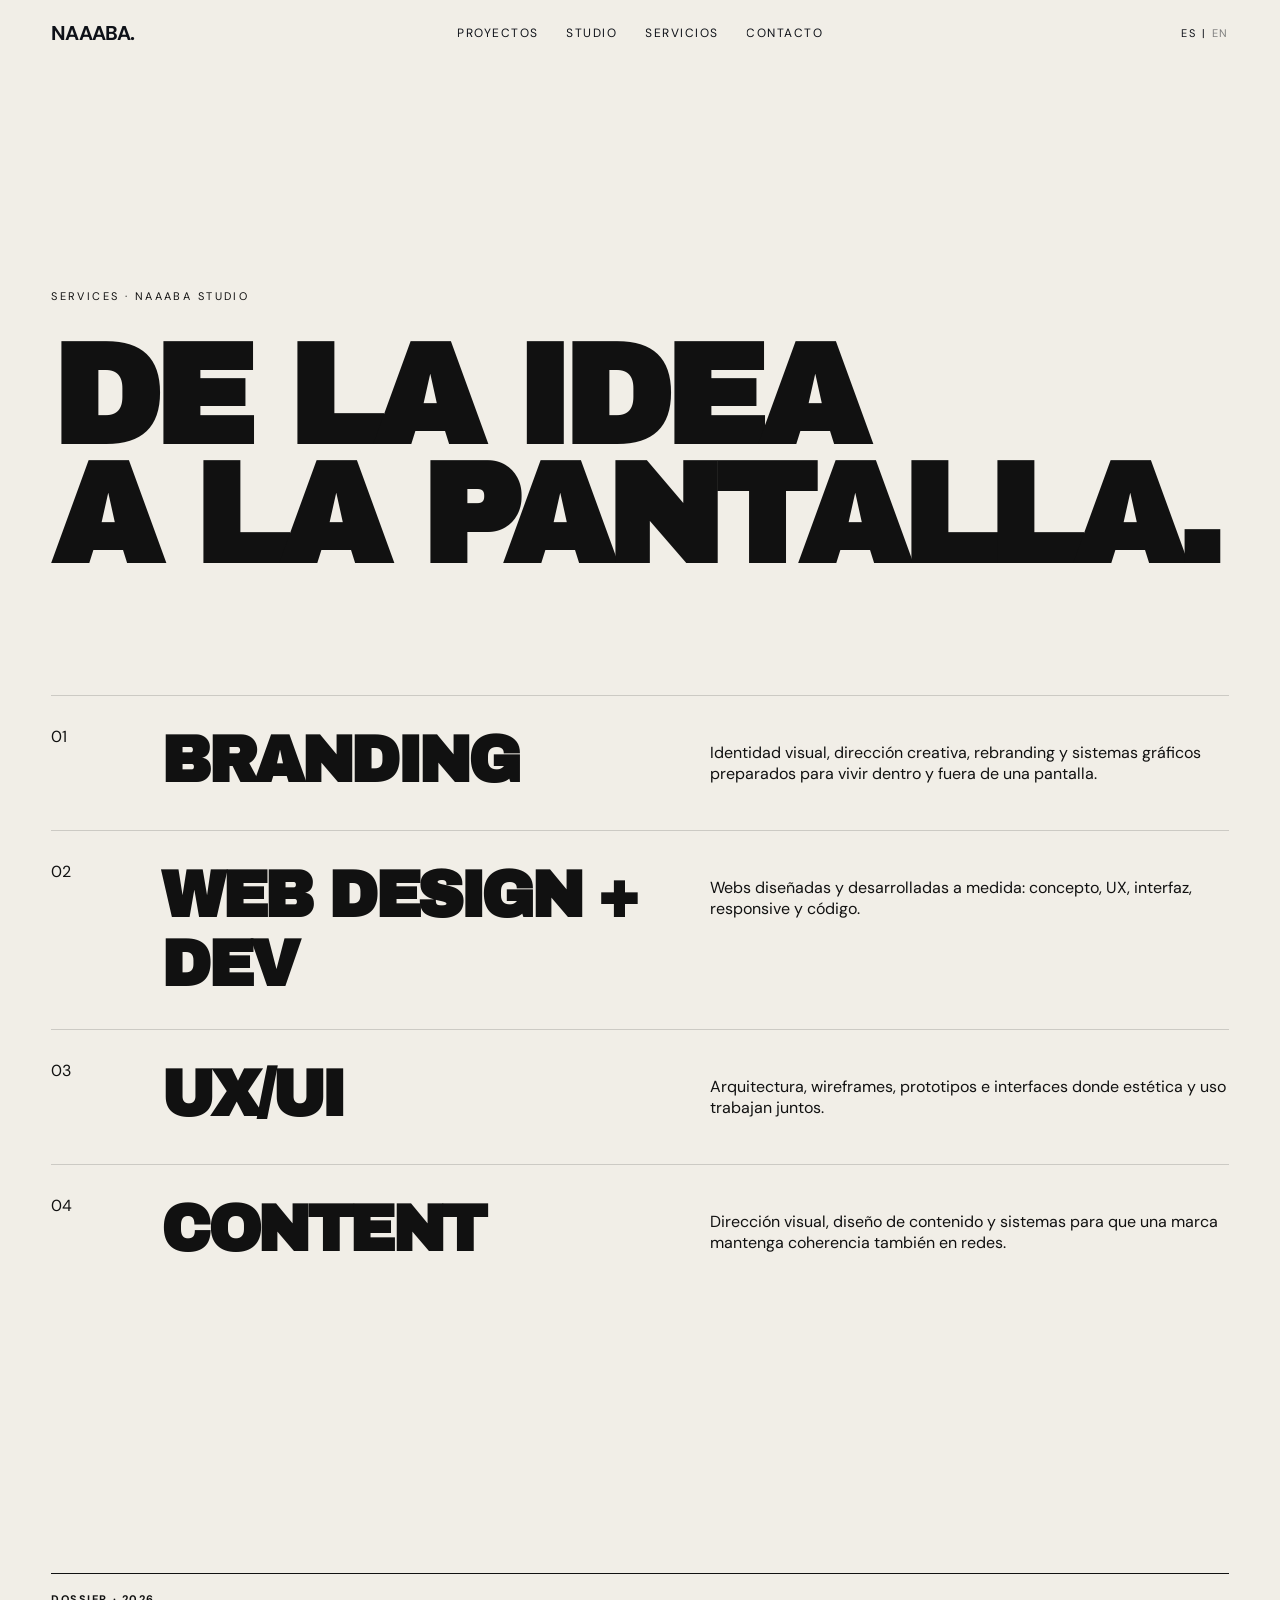
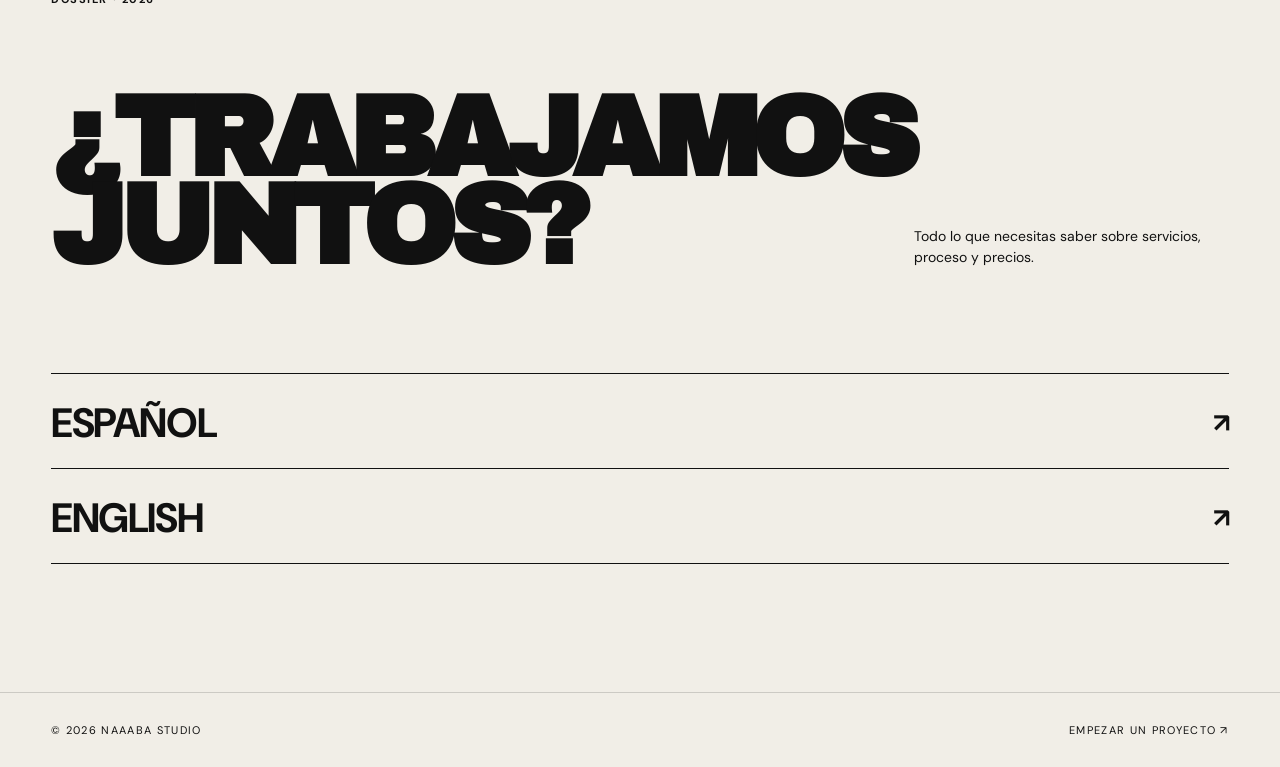
<file: services.html>
<!DOCTYPE html>

<html lang="es">
<head>
<meta charset="utf-8"/>
<meta content="width=device-width,initial-scale=1" name="viewport"/>
<title>Services — NAAABA Studio</title>
<link href="index.css" rel="stylesheet"/>
</head>
<body>
<header class="nav"><a class="brand" href="index.html">NAAABA.</a>
<nav class="navlinks"><a href="work.html">Proyectos</a><a href="studio.html">Studio</a><a href="services.html">Servicios</a><a href="contact.html">Contacto</a></nav><div class="lang-switch"><a class="active" href="services.html">ES</a> | <a class="" href="en/services.html">EN</a></div><button class="menu-btn">MENU</button>
</header>
<main>
<section class="page-hero">
<div class="eyebrow reveal">Services · NAAABA Studio</div>
<h1 class="display reveal hero-static-title">DE LA IDEA<br/>A LA PANTALLA.</h1>
</section>
<section class="cards">
<div class="card reveal"><span>01</span>
<h3 class="display">BRANDING</h3>
<p>Identidad visual, dirección creativa, rebranding y sistemas gráficos preparados para vivir dentro y
                    fuera de una pantalla.</p>
</div>
<div class="card reveal"><span>02</span>
<h3 class="display">WEB DESIGN + DEV</h3>
<p>Webs diseñadas y desarrolladas a medida: concepto, UX, interfaz, responsive y código.</p>
</div>
<div class="card reveal"><span>03</span>
<h3 class="display">UX/UI</h3>
<p>Arquitectura, wireframes, prototipos e interfaces donde estética y uso trabajan juntos.</p>
</div>
<div class="card reveal"><span>04</span>
<h3 class="display">CONTENT</h3>
<p>Dirección visual, diseño de contenido y sistemas para que una marca mantenga coherencia también en
                    redes.</p>
</div>
</section>
<section aria-labelledby="dossier-title" class="dossier-section reveal">
<div class="dossier-meta">DOSSIER · 2026</div>
<div class="dossier-head">
<h2 class="display dossier-title-es" id="dossier-title">¿TRABAJAMOS<br/>JUNTOS?</h2>
<p>Todo lo que necesitas saber sobre servicios, proceso y precios.</p>
</div>
<div aria-label="Choose dossier language" class="dossier-links">
<a href="NAAABA_Dossier_ES_2026.pdf" rel="noopener" target="_blank"><span>ESPAÑOL</span><span>↗</span></a>
<a href="NAAABA_Dossier_EN_2026.pdf" rel="noopener" target="_blank"><span>ENGLISH</span><span>↗</span></a>
</div>
</section>
</main>
<footer class="footer"><span>© 2026 NAAABA Studio</span><a href="contact.html">Empezar un proyecto ↗</a></footer>
<script src="index.js"></script>
</body>
</html>
</file>
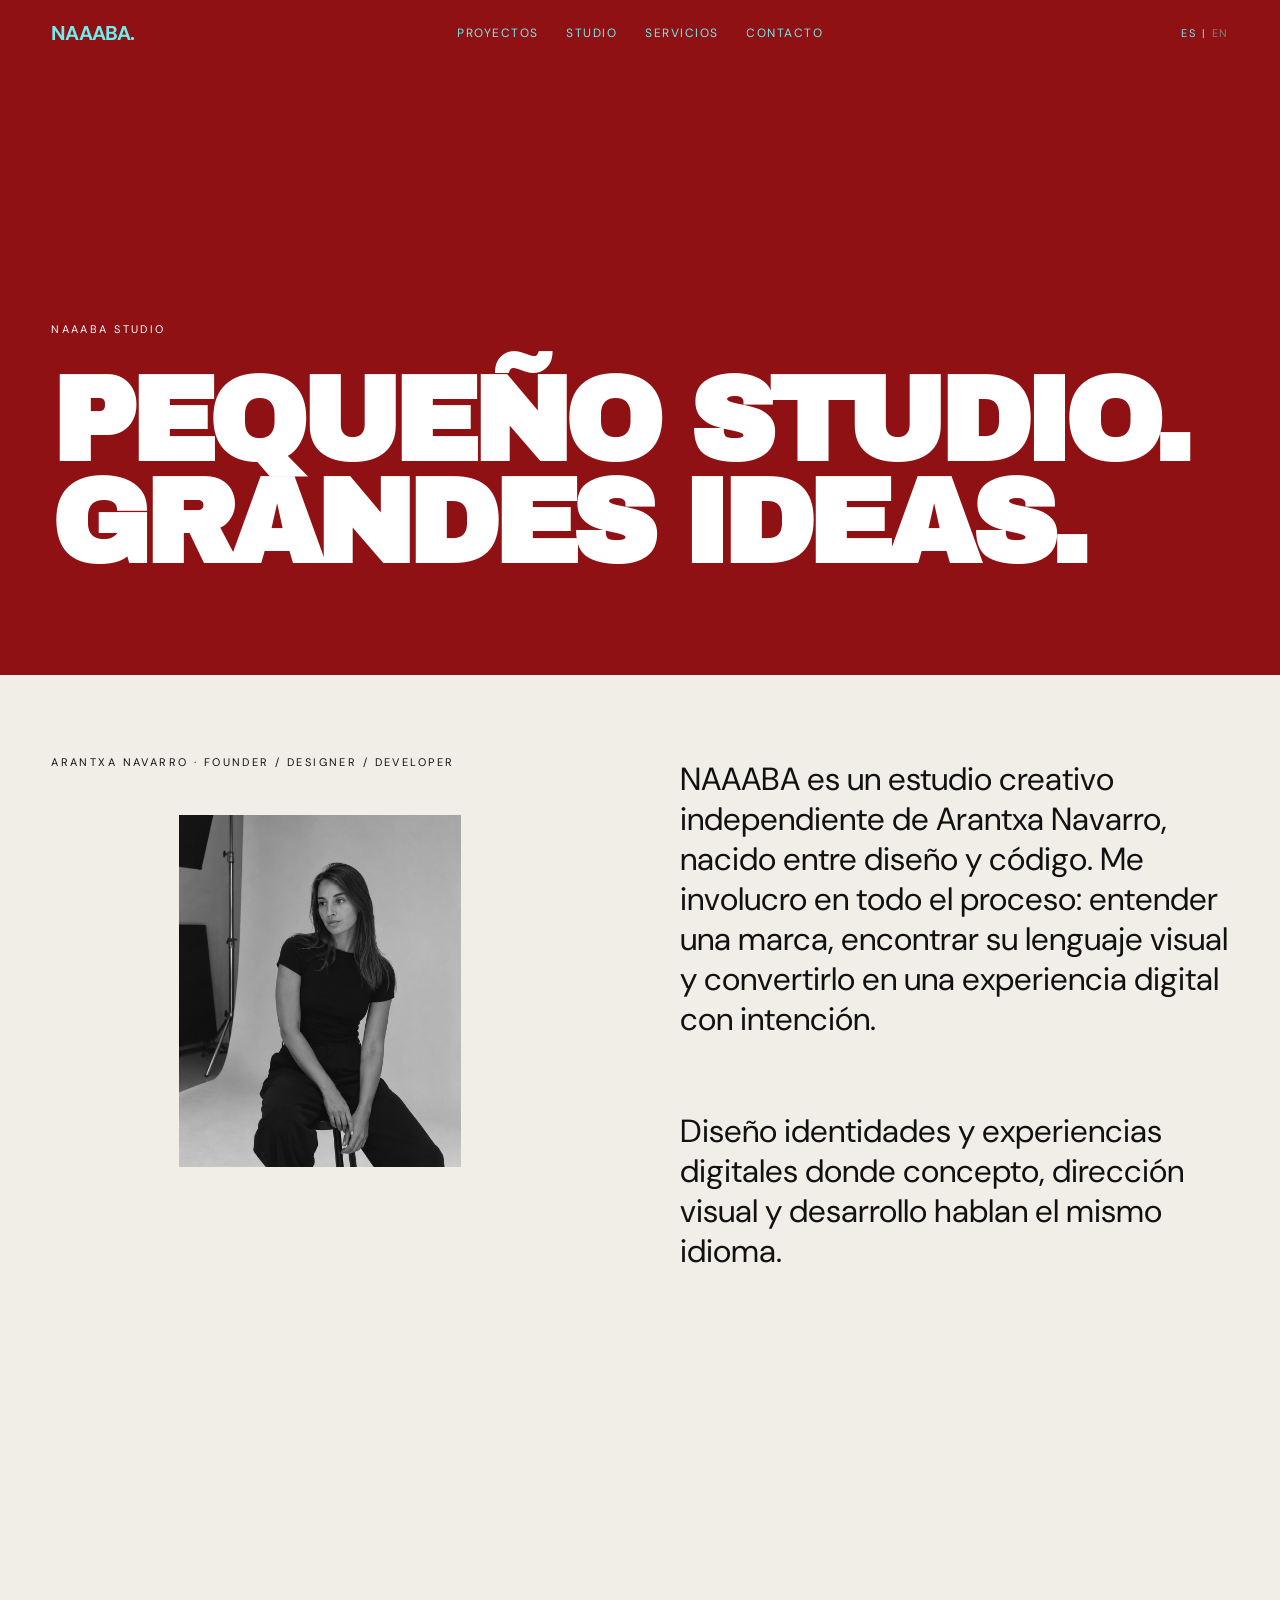
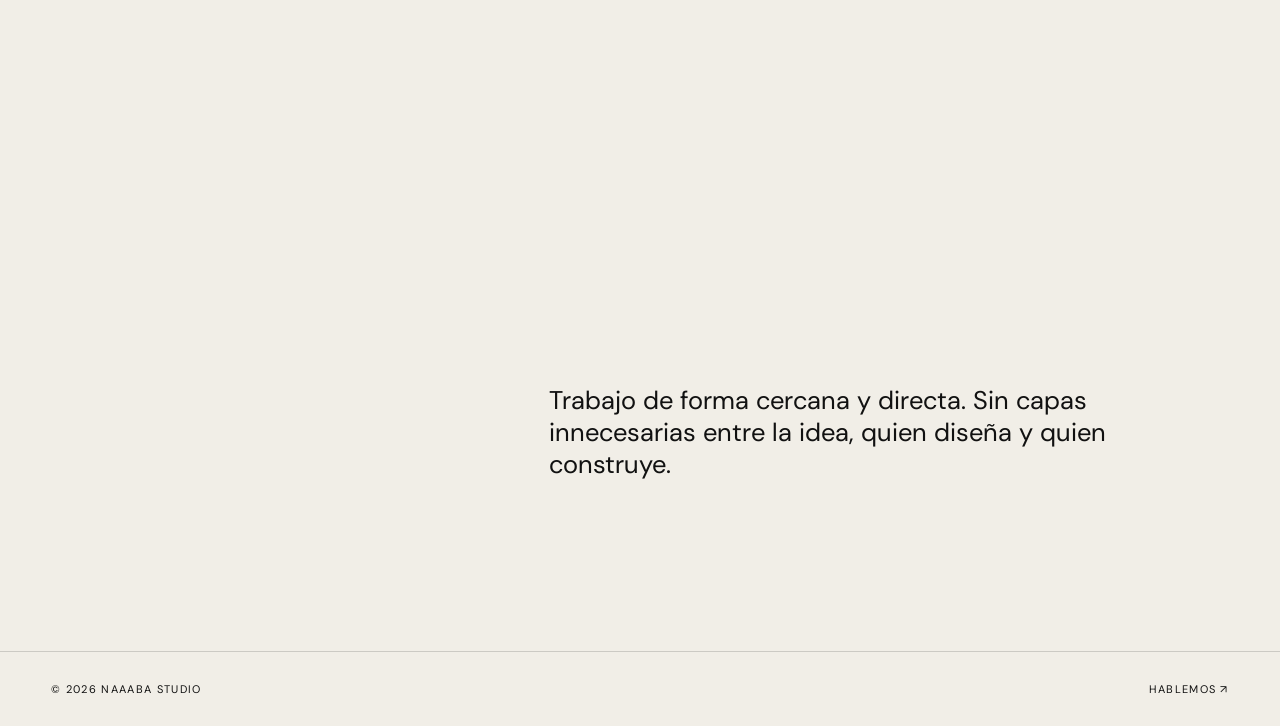
<file: studio.html>
<!DOCTYPE html>

<html lang="es">
<head>
<meta charset="utf-8"/>
<meta content="width=device-width,initial-scale=1" name="viewport"/>
<title>Studio — NAAABA</title>
<link href="index.css" rel="stylesheet"/>
</head>
<body>
<header class="nav"><a class="brand" href="index.html">NAAABA.</a>
<nav class="navlinks"><a href="work.html">Proyectos</a><a href="studio.html">Studio</a><a href="services.html">Servicios</a><a href="contact.html">Contacto</a></nav><div class="lang-switch"><a class="active" href="studio.html">ES</a> | <a class="" href="en/studio.html">EN</a></div><button class="menu-btn">MENU</button>
</header>
<section class="page-hero" style="background:var(--red);color:white">
<div class="eyebrow reveal">NAAABA Studio</div>
<h1 class="display reveal hero-static-title studio-hero-es">PEQUEÑO STUDIO.<br/>GRANDES IDEAS.</h1>
</section>
<section class="page-copy studio-intro">
<div class="studio-founder reveal">
<div class="eyebrow">Arantxa Navarro · Founder / Designer / Developer</div>
<figure class="studio-founder-photo">
<img alt="Arantxa Navarro, fundadora de NAAABA Studio" src="assets/img/arantxa.jpg"/>
</figure>
</div>
<div class="studio-copy">
<p class="reveal">NAAABA es un estudio creativo independiente de Arantxa Navarro, nacido entre diseño y código. Me involucro en todo el proceso: entender una marca, encontrar su lenguaje visual y convertirlo en una experiencia digital con intención.</p>
<p class="reveal founder-extra">Diseño identidades y experiencias digitales donde concepto, dirección visual y desarrollo hablan el mismo idioma.</p>
</div>
</section>
<section class="statement">
<h1 class="display reveal scroll-type">NO SOLO<br/>BONITO.<br/>ÚTIL.</h1>
<p class="reveal">Trabajo de forma cercana y directa. Sin capas innecesarias entre la idea, quien diseña y quien
            construye.</p>
</section>
<footer class="footer"><span>© 2026 NAAABA Studio</span><a href="contact.html">Hablemos ↗</a></footer>
<script src="index.js"></script>
</body>
</html>
</file>
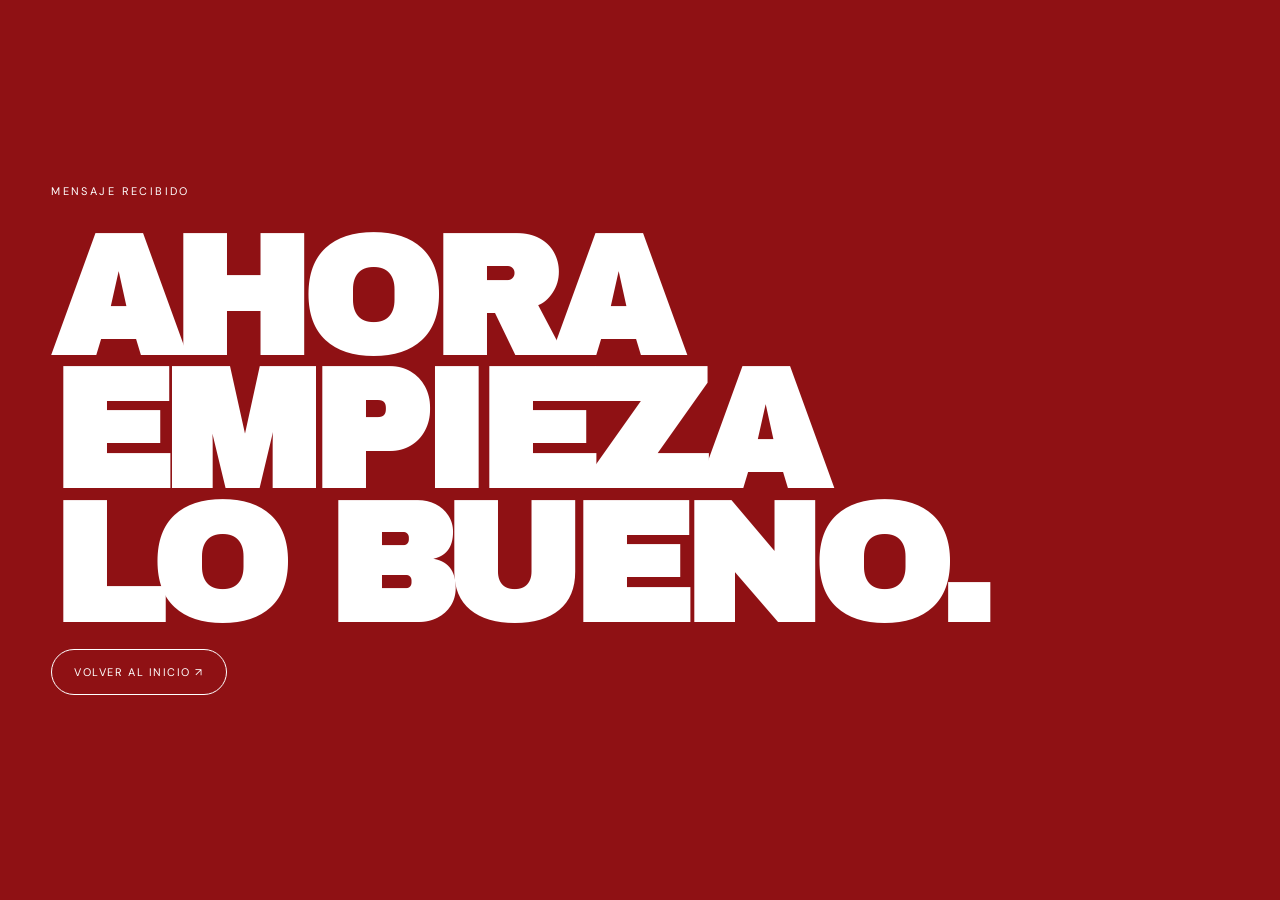
<file: thanks.html>
<!doctype html>
<html lang="es">

<head>
    <meta charset="utf-8">
    <meta name="viewport" content="width=device-width,initial-scale=1">
    <title>Message sent — NAAABA</title>
    <link rel="stylesheet" href="index.css">
</head>

<body>
    <section class="hero">
        <div style="padding:var(--pad)">
            <div class="eyebrow">Mensaje recibido</div>
            <h1 class="display" style="font-size:clamp(65px,13vw,190px);line-height:.8;margin:0">AHORA EMPIEZA<br>LO BUENO.</h1>
            <p><a class="pill" href="index.html">Volver al inicio ↗</a></p>
        </div>
    </section>
</body>

</html>
</file>
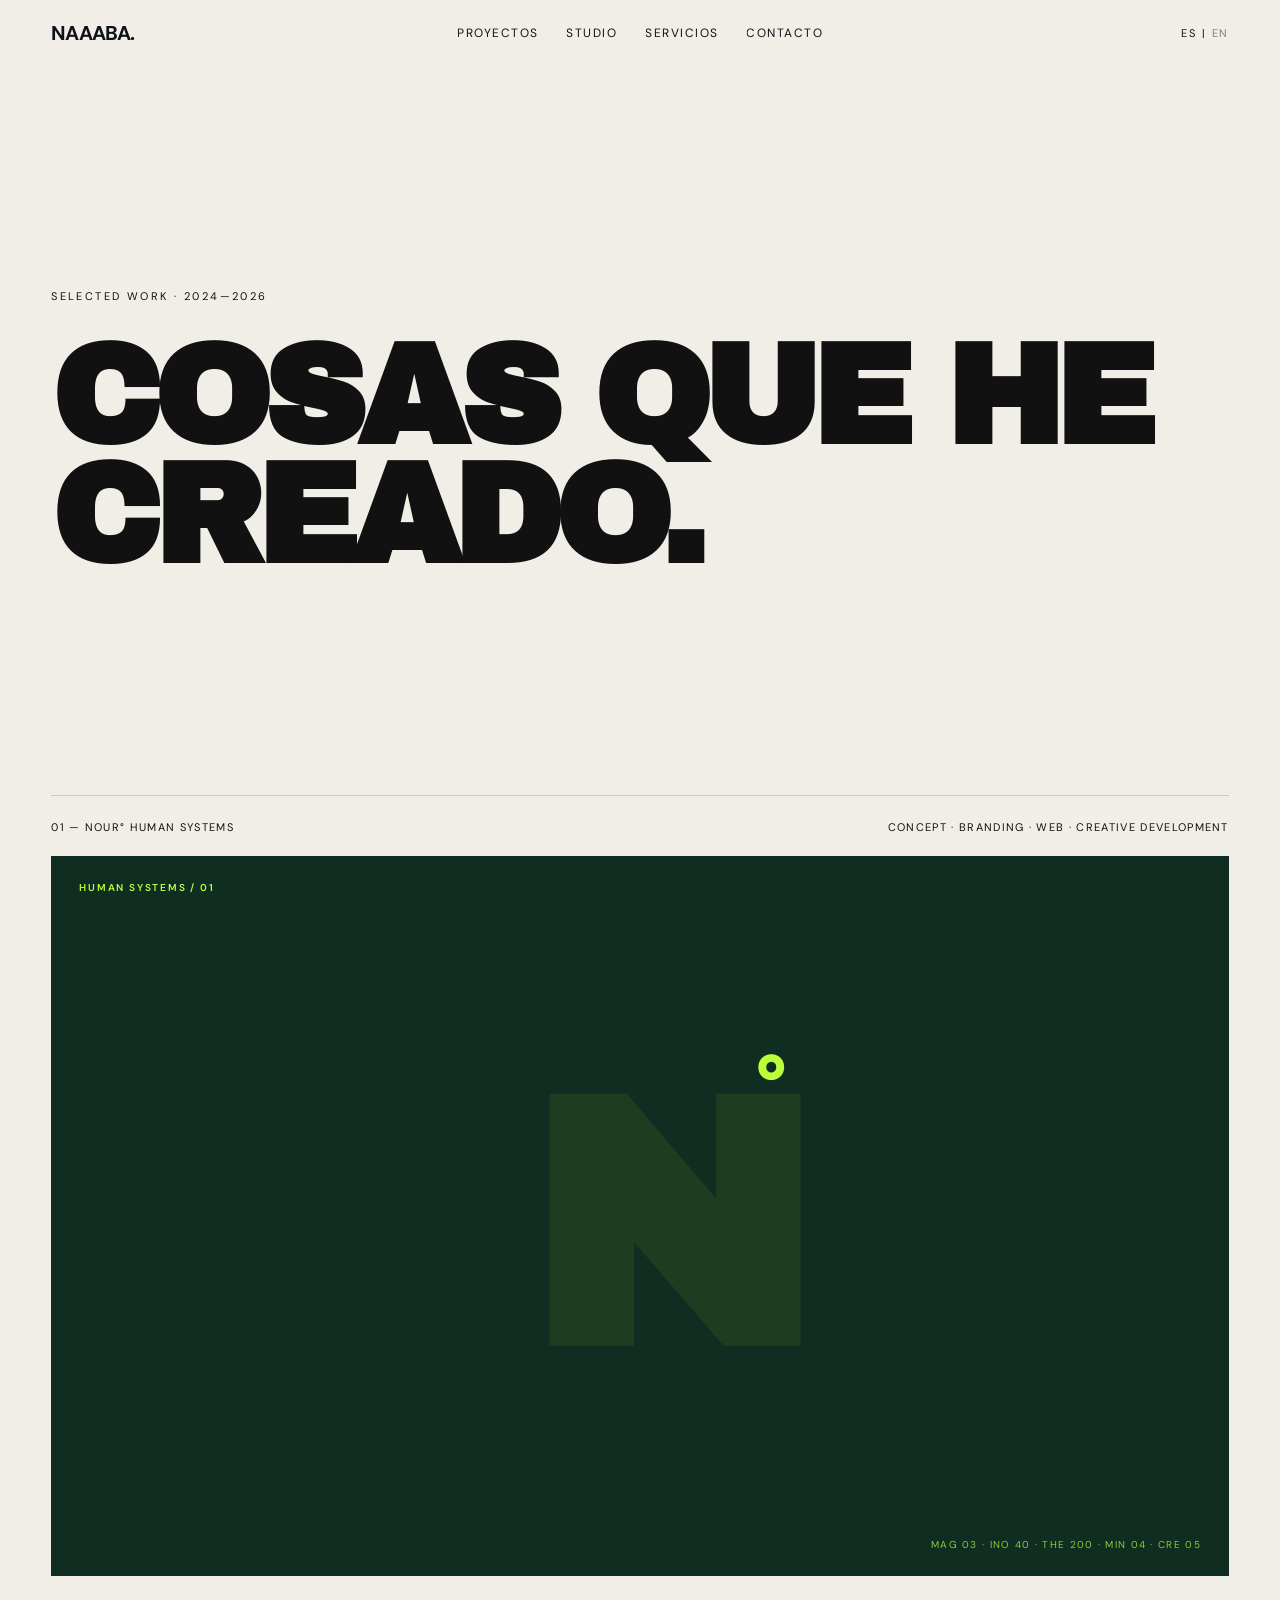
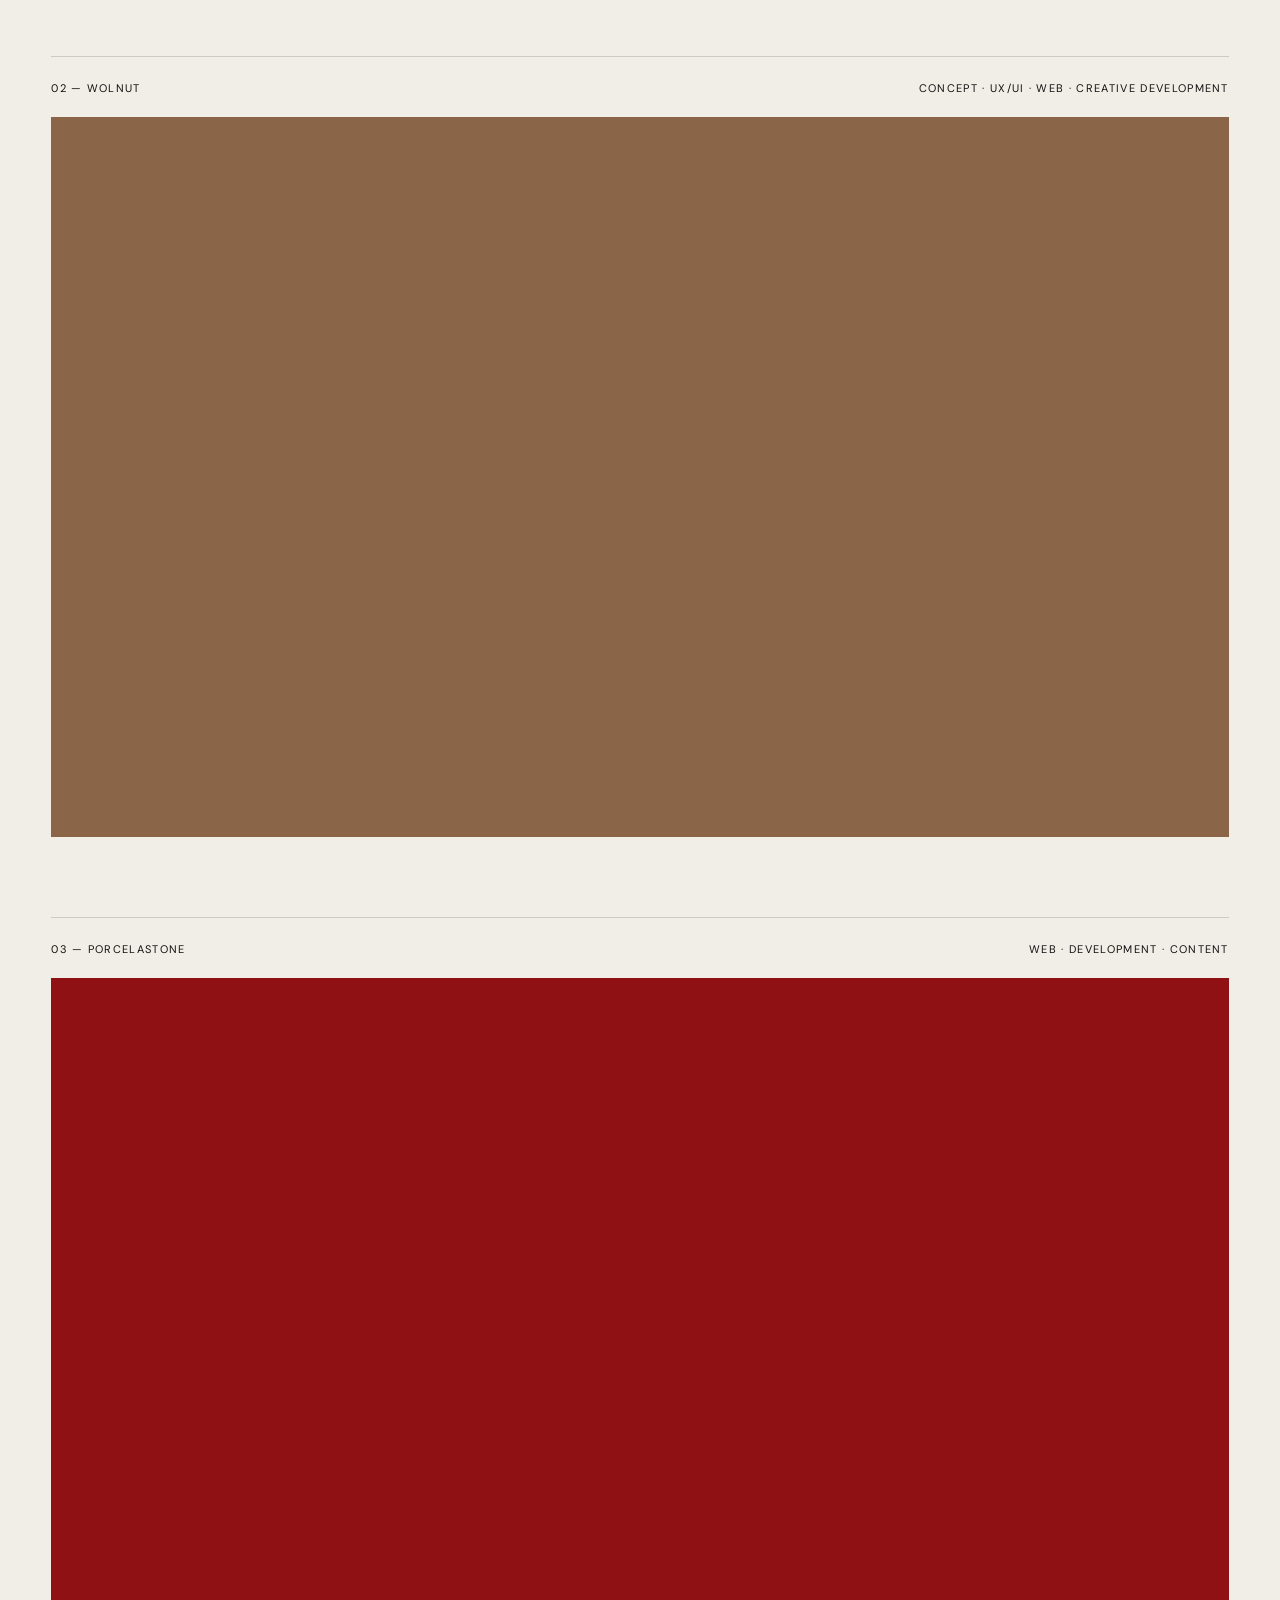
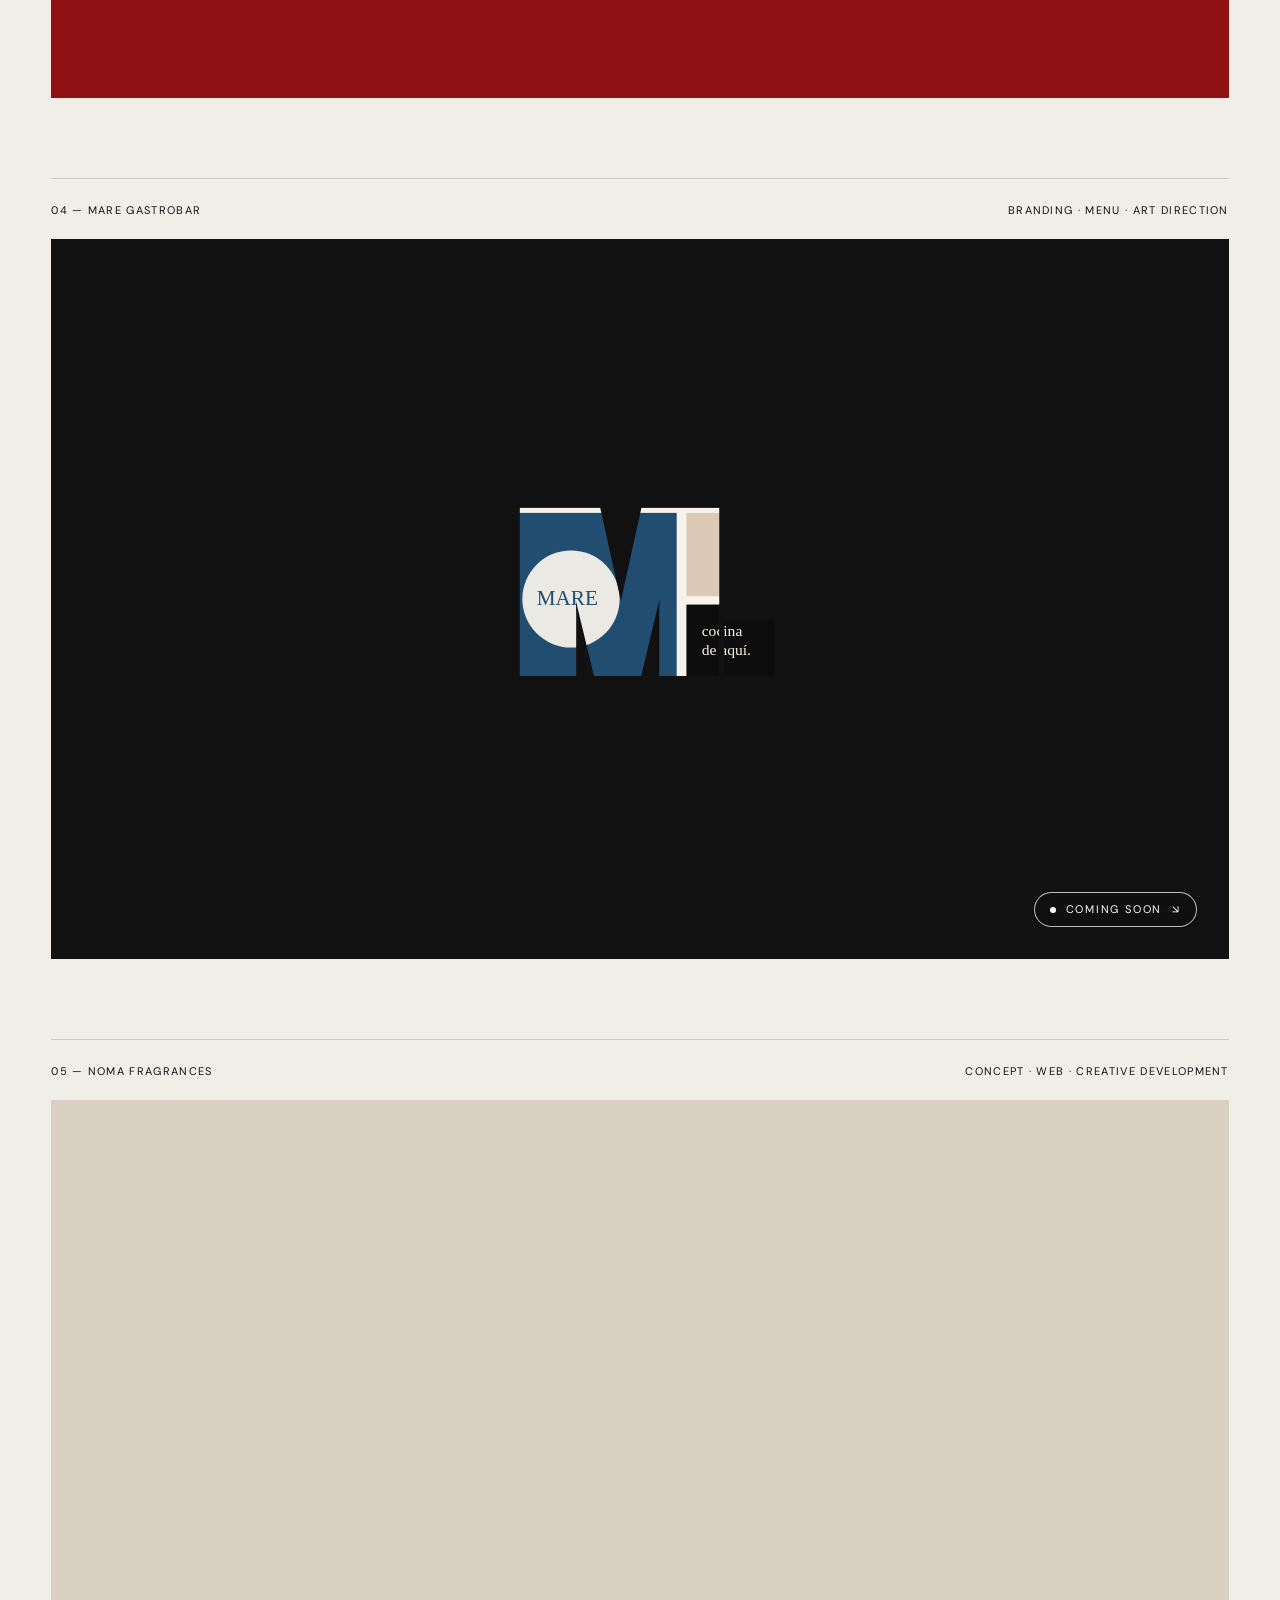
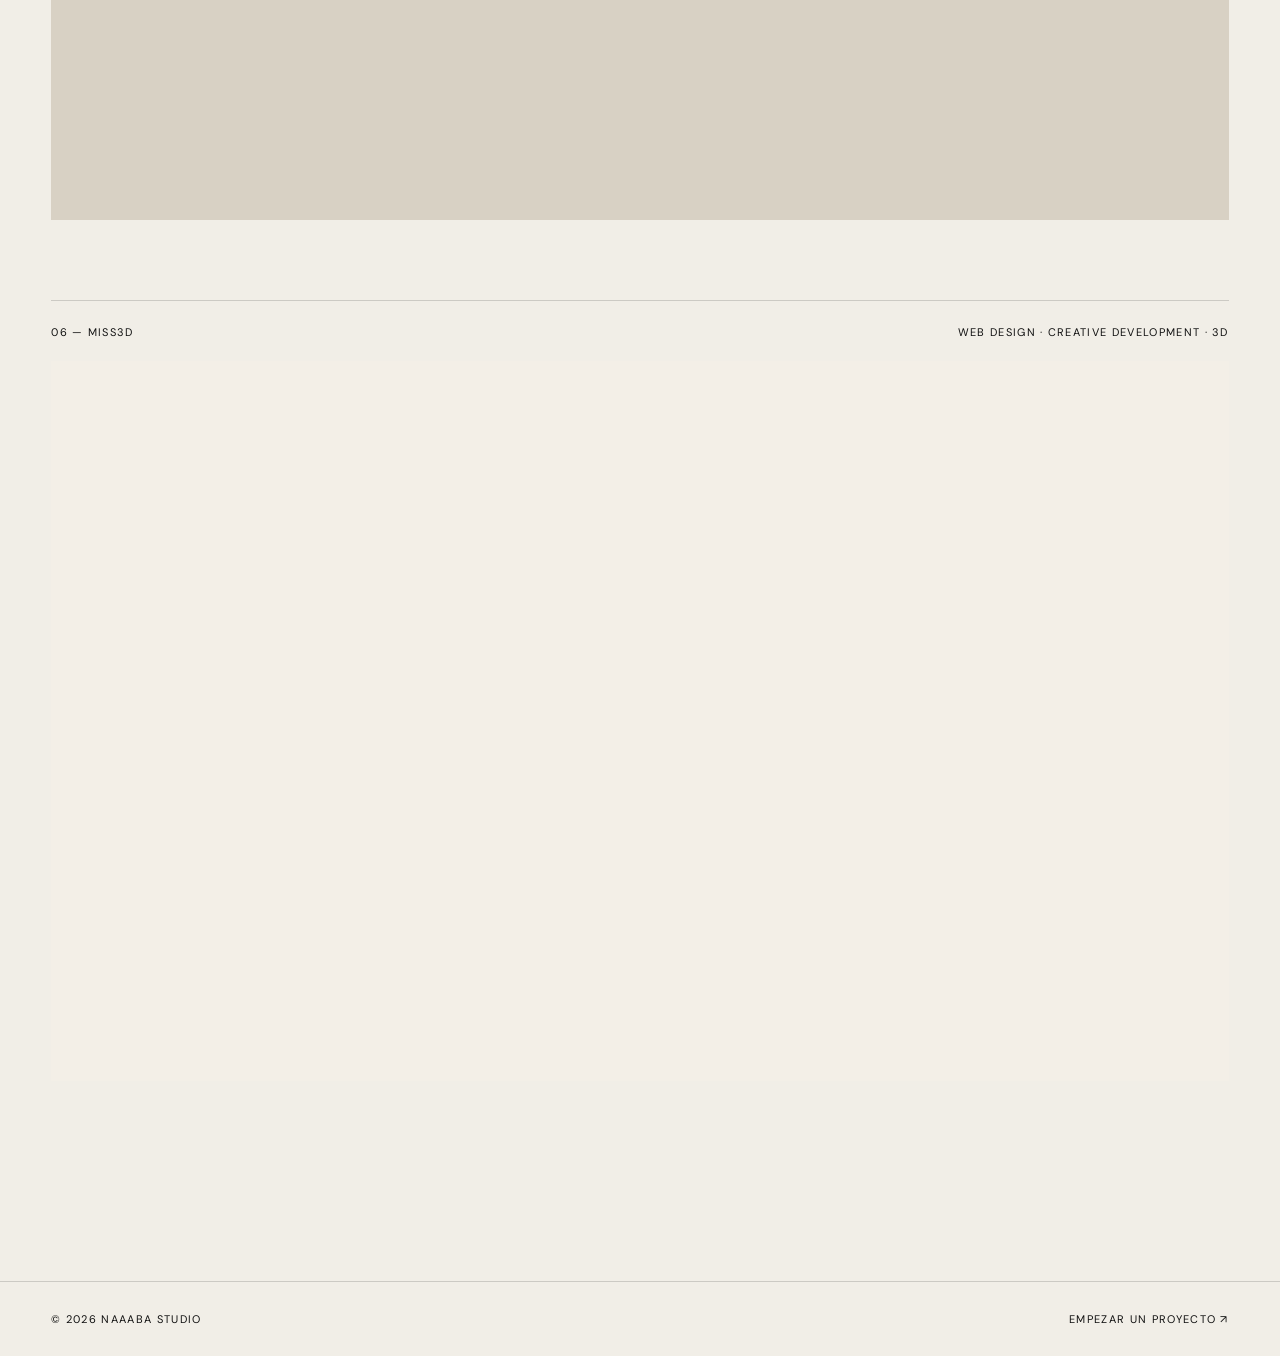
<file: work.html>
<!DOCTYPE html>

<html lang="es">
<head>
<meta charset="utf-8"/>
<meta content="width=device-width,initial-scale=1" name="viewport"/>
<title>Work — NAAABA Studio</title>
<link href="index.css" rel="stylesheet"/>
</head>
<body>
<header class="nav"><a class="brand" href="index.html">NAAABA.</a>
<nav class="navlinks"><a href="work.html">Proyectos</a><a href="studio.html">Studio</a><a href="services.html">Servicios</a><a href="contact.html">Contacto</a></nav><div class="lang-switch"><a class="active" href="work.html">ES</a> | <a class="" href="en/work.html">EN</a></div><button class="menu-btn">MENU</button>
</header>
<section class="page-hero">
<div class="eyebrow reveal">Selected work · 2024—2026</div>
<h1 class="display reveal hero-static-title">COSAS QUE HE<br/>CREADO.</h1>
</section>
<section class="work">
<a aria-label="Explorar NOUR — Human Systems concept project" class="project project-link reveal project-nour" href="https://arantxanavarrob.github.io/nour/" rel="noopener noreferrer" target="_blank">
<div class="project-top"><span>01 — NOUR° Human Systems</span><span>Concept · Branding · Web · Creative Development</span></div>
<div class="project-media">
<div class="project-placeholder nour-placeholder"><b class="display project-letter project-letter-nour">N</b><span class="nour-degree">°</span></div>
<div aria-hidden="true" class="project-visit"><span>EXPLORAR</span><b>↗</b></div>
</div>
</a>
<a aria-label="Explorar Wolnut — furniture e-commerce concept project" class="project project-link reveal project-wolnut" href="https://arantxanavarrob.github.io/wolnut/" rel="noopener noreferrer" target="_blank">
<div class="project-top"><span>02 — Wolnut</span><span>Concept · UX/UI · Web · Creative Development</span></div>
<div class="project-media">
<div class="project-placeholder wolnut-placeholder"><b class="display project-letter project-letter-wolnut">W.</b></div>
<div aria-hidden="true" class="project-visit"><span>EXPLORAR</span><b>↗</b></div>
</div>
</a>
<a aria-label="Visitar web de Porcelastone" class="project project-link reveal" href="https://porcelastone.com/" rel="noopener noreferrer" target="_blank">
<div class="project-top"><span>03 — Porcelastone</span><span>Web · Development · Content</span></div>
<div class="project-media">
<div class="project-placeholder"><b class="display project-letter project-letter-porcelastone">P.</b></div>
<div aria-hidden="true" class="project-visit"><span>VER WEB</span><b>↗</b></div>
</div>
</a>
<article class="project reveal">
<div class="project-top"><span>04 — Mare Gastrobar</span><span>Branding · Menu · Art direction</span></div>
<div class="project-media">
<div class="project-placeholder mare-placeholder" style="background:#111"><b class="display project-letter project-letter-mare">M.</b></div>
<div aria-label="Coming soon" class="mare-coming-soon">
<span class="mare-status-dot"></span>
<span>COMING SOON</span>
<span class="mare-status-arrow">↘</span>
</div>
</div>
</article>
<a aria-label="Explorar NOMA Fragrances — concept project" class="project project-link reveal" href="https://arantxanavarrob.github.io/noma/" rel="noopener noreferrer" target="_blank">
<div class="project-top"><span>05 — NOMA Fragrances</span><span>Concept · Web · Creative Development</span></div>
<div class="project-media">
<div class="project-placeholder" style="background:#d8d1c4;color:#111"><b class="display project-letter project-letter-noma">N.</b></div>
<div aria-hidden="true" class="project-visit"><span>EXPLORAR</span><b>↗</b></div>
</div>
</a>
<a aria-label="Visitar Miss3D — creative web project" class="project project-link reveal" href="https://arantxanavarrob.github.io/miss3d/index.html" rel="noopener noreferrer" target="_blank">
<div class="project-top"><span>06 — Miss3D</span><span>Web Design · Creative Development · 3D</span></div>
<div class="project-media">
<div class="project-placeholder" style="background:#F3EFE7;color:#111"><b class="display project-letter project-letter-miss3d">M</b></div>
<div aria-hidden="true" class="project-visit"><span>VER WEB</span><b>↗</b></div>
</div>
</a>
</section>
<footer class="footer"><span>© 2026 NAAABA Studio</span><a href="contact.html">Empezar un proyecto ↗</a></footer>
<script src="index.js"></script>
</body>
</html>
</file>
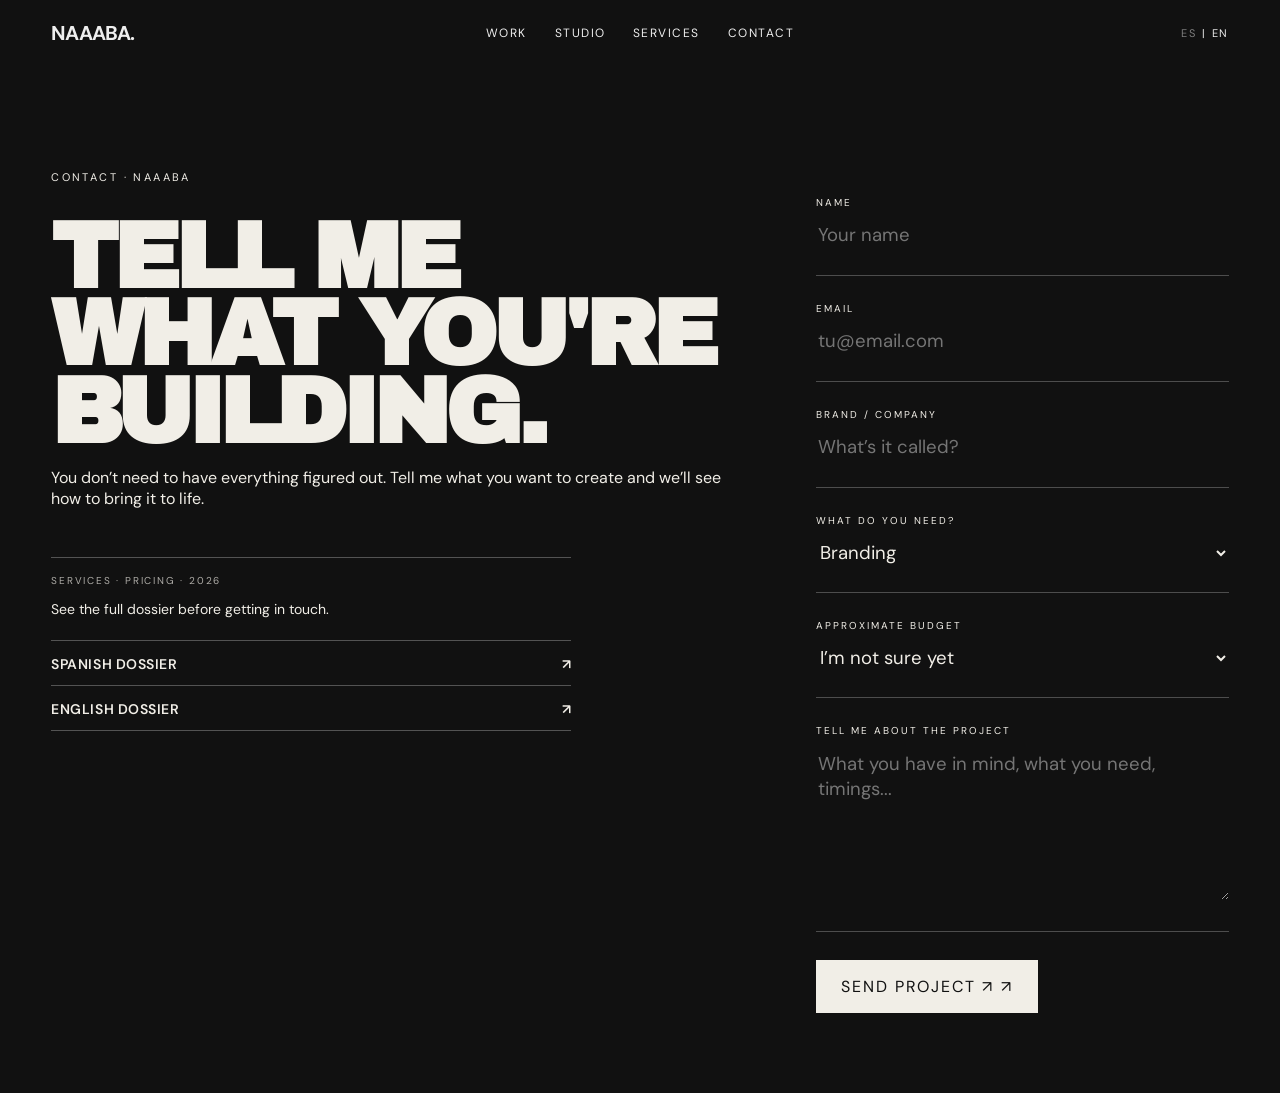
<file: en/contact.html>
<!DOCTYPE html>

<html lang="en">
<head>
<meta charset="utf-8"/>
<meta content="width=device-width,initial-scale=1" name="viewport"/>
<title>Contact — NAAABA Studio</title>
<link href="../index.css" rel="stylesheet"/>
</head>
<body>
<header class="nav"><a class="brand" href="index.html">NAAABA.</a>
<nav class="navlinks"><a href="work.html">Work</a><a href="studio.html">Studio</a><a href="services.html">Services</a><a href="contact.html">Contact</a></nav><div class="lang-switch"><a class="" href="../contact.html">ES</a> | <a class="active" href="contact.html">EN</a></div><button class="menu-btn">MENU</button>
</header>
<main class="contact">
<div>
<div class="eyebrow">Contact · NAAABA</div>
<h1 class="display scroll-type">TELL ME<br/>WHAT YOU'RE<br/>BUILDING.</h1>
<p>You don’t need to have everything figured out. Tell me what you want to create and we’ll see how to bring it to life.</p>
<div class="contact-dossier">
<p class="contact-dossier-label">SERVICES · PRICING · 2026</p>
<p class="contact-dossier-copy">See the full dossier before getting in touch.</p>
<div class="contact-dossier-links">
<a href="../NAAABA_Dossier_ES_2026.pdf" target="_blank" rel="noopener"><span>SPANISH DOSSIER</span><span>↗</span></a>
<a href="../NAAABA_Dossier_EN_2026.pdf" target="_blank" rel="noopener"><span>ENGLISH DOSSIER</span><span>↗</span></a>
</div>
</div>
</div>
<form action="https://formspree.io/f/xrpbqwpw" method="post">
<input name="_next" type="hidden" value="thanks.html"/>
<input name="_subject" type="hidden" value="Nuevo proyecto desde NAAABA Studio"/><input autocomplete="off" name="website" style="position:absolute;left:-9999px" tabindex="-1" type="text"/>
<div class="form-field"><label>Name</label><input name="name" placeholder="Your name" required=""/></div>
<div class="form-field"><label>Email</label><input name="email" placeholder="tu@email.com" required="" type="email"/></div>
<div class="form-field"><label>Brand / company</label><input name="company" placeholder="What’s it called?"/>
</div>
<div class="form-field"><label>What do you need?</label><select name="service">
<option>Branding</option>
<option>Web design + development</option>
<option>UX/UI</option>
<option>Content</option>
<option>Other</option>
</select></div>
<div class="form-field"><label>Approximate budget</label><select name="budget">
<option>I’m not sure yet</option>
<option>Under €1,000</option>
<option>1.000–2.500 €</option>
<option>2.500–5.000 €</option>
<option>5.000 €+</option>
</select></div>
<div class="form-field"><label>Tell me about the project</label><textarea name="message" placeholder="What you have in mind, what you need, timings..." required=""></textarea></div><button class="submit" type="submit">Send project ↗</button>
</form>
</main>
<script src="../index.js"></script>
</body>
</html>
</file>
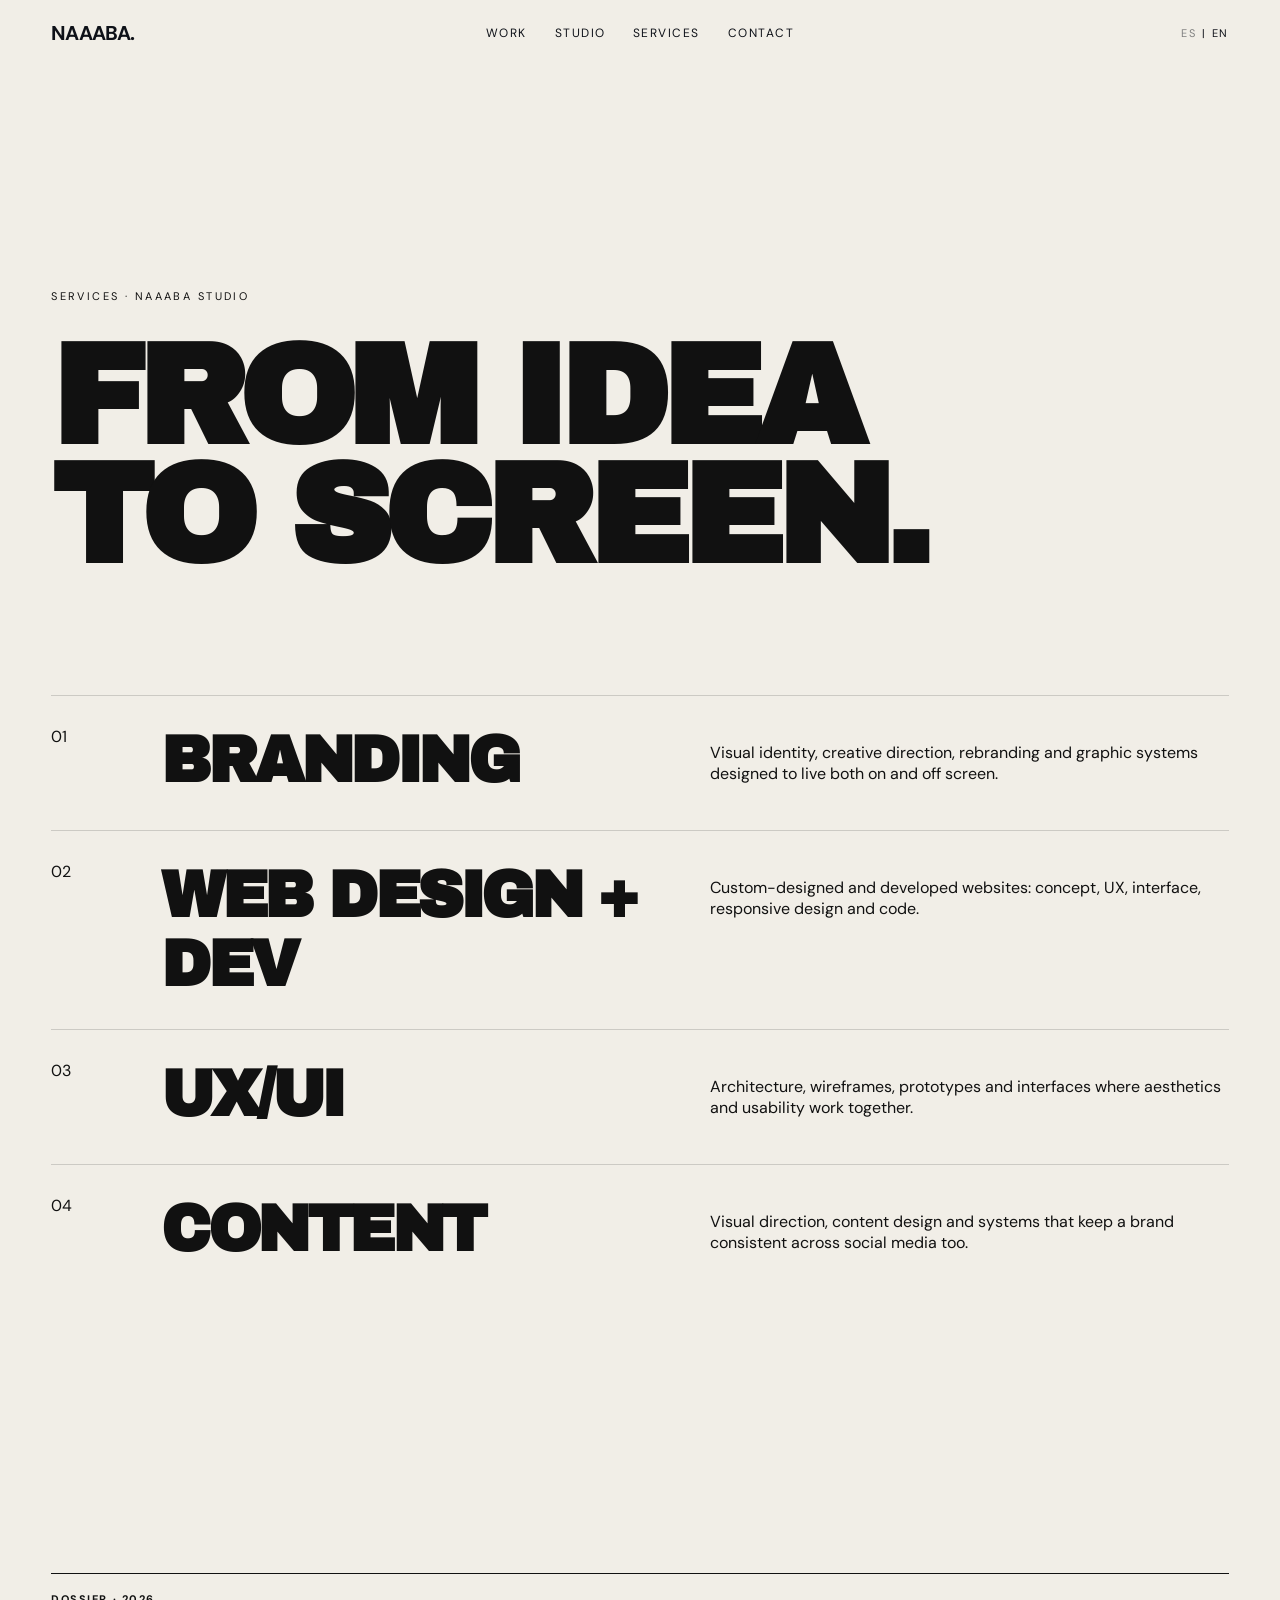
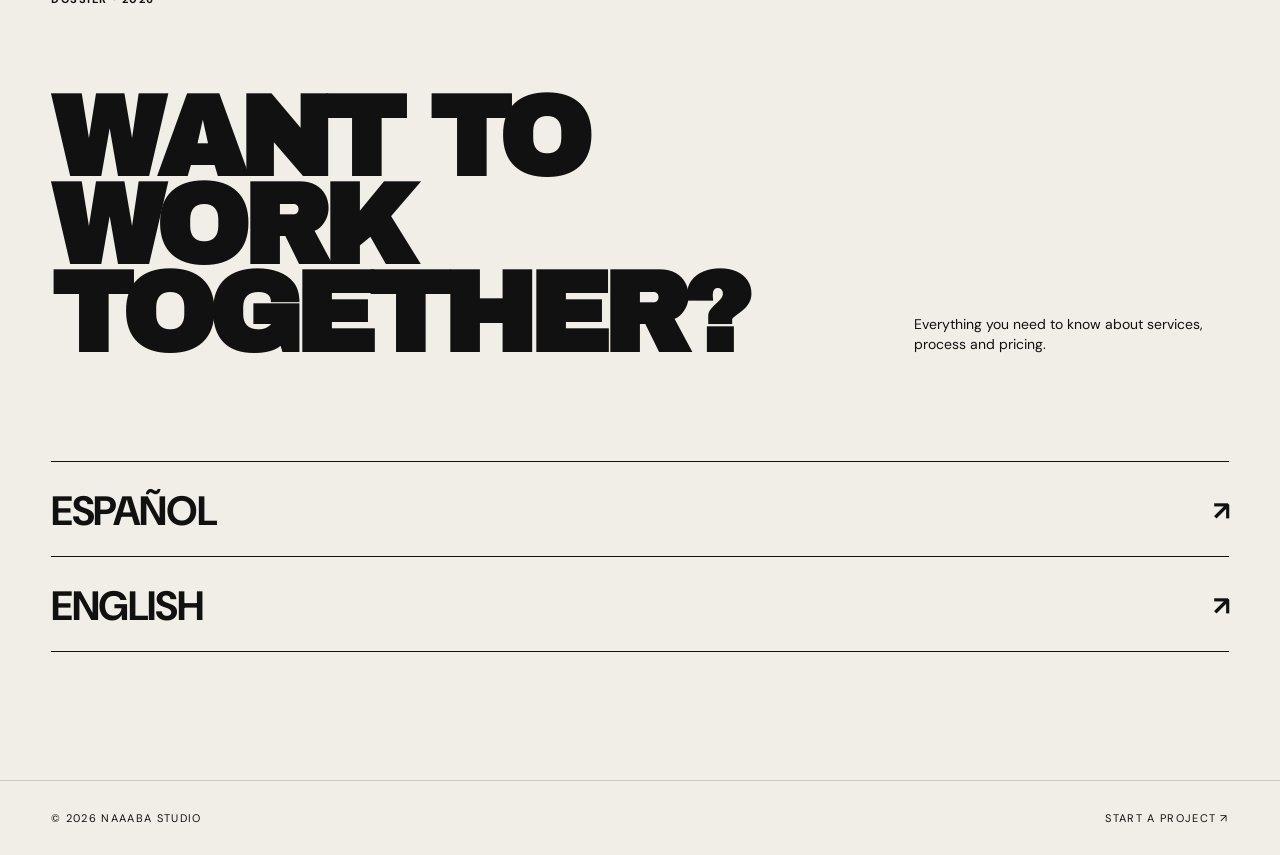
<file: en/services.html>
<!DOCTYPE html>

<html lang="en">
<head>
<meta charset="utf-8"/>
<meta content="width=device-width,initial-scale=1" name="viewport"/>
<title>Services — NAAABA Studio</title>
<link href="../index.css" rel="stylesheet"/>
</head>
<body>
<header class="nav"><a class="brand" href="index.html">NAAABA.</a>
<nav class="navlinks"><a href="work.html">Work</a><a href="studio.html">Studio</a><a href="services.html">Services</a><a href="contact.html">Contact</a></nav><div class="lang-switch"><a class="" href="../services.html">ES</a> | <a class="active" href="services.html">EN</a></div><button class="menu-btn">MENU</button>
</header>
<main>
<section class="page-hero">
<div class="eyebrow reveal">Services · NAAABA Studio</div>
<h1 class="display reveal hero-static-title">FROM IDEA<br/>TO SCREEN.</h1>
</section>
<section class="cards">
<div class="card reveal"><span>01</span>
<h3 class="display">BRANDING</h3>
<p>Visual identity, creative direction, rebranding and graphic systems designed to live both on and off screen.</p>
</div>
<div class="card reveal"><span>02</span>
<h3 class="display">WEB DESIGN + DEV</h3>
<p>Custom-designed and developed websites: concept, UX, interface, responsive design and code.</p>
</div>
<div class="card reveal"><span>03</span>
<h3 class="display">UX/UI</h3>
<p>Architecture, wireframes, prototypes and interfaces where aesthetics and usability work together.</p>
</div>
<div class="card reveal"><span>04</span>
<h3 class="display">CONTENT</h3>
<p>Visual direction, content design and systems that keep a brand consistent across social media too.</p>
</div>
</section>
<section aria-labelledby="dossier-title" class="dossier-section reveal">
<div class="dossier-meta">DOSSIER · 2026</div>
<div class="dossier-head">
<h2 class="display dossier-title-en" id="dossier-title">WANT TO WORK<br/>TOGETHER?</h2>
<p>Everything you need to know about services, process and pricing.</p>
</div>
<div aria-label="Choose dossier language" class="dossier-links">
<a href="../NAAABA_Dossier_ES_2026.pdf" rel="noopener" target="_blank"><span>ESPAÑOL</span><span>↗</span></a>
<a href="../NAAABA_Dossier_EN_2026.pdf" rel="noopener" target="_blank"><span>ENGLISH</span><span>↗</span></a>
</div>
</section>
</main>
<footer class="footer"><span>© 2026 NAAABA Studio</span><a href="contact.html">Start a project ↗</a></footer>
<script src="../index.js"></script>
</body>
</html>
</file>
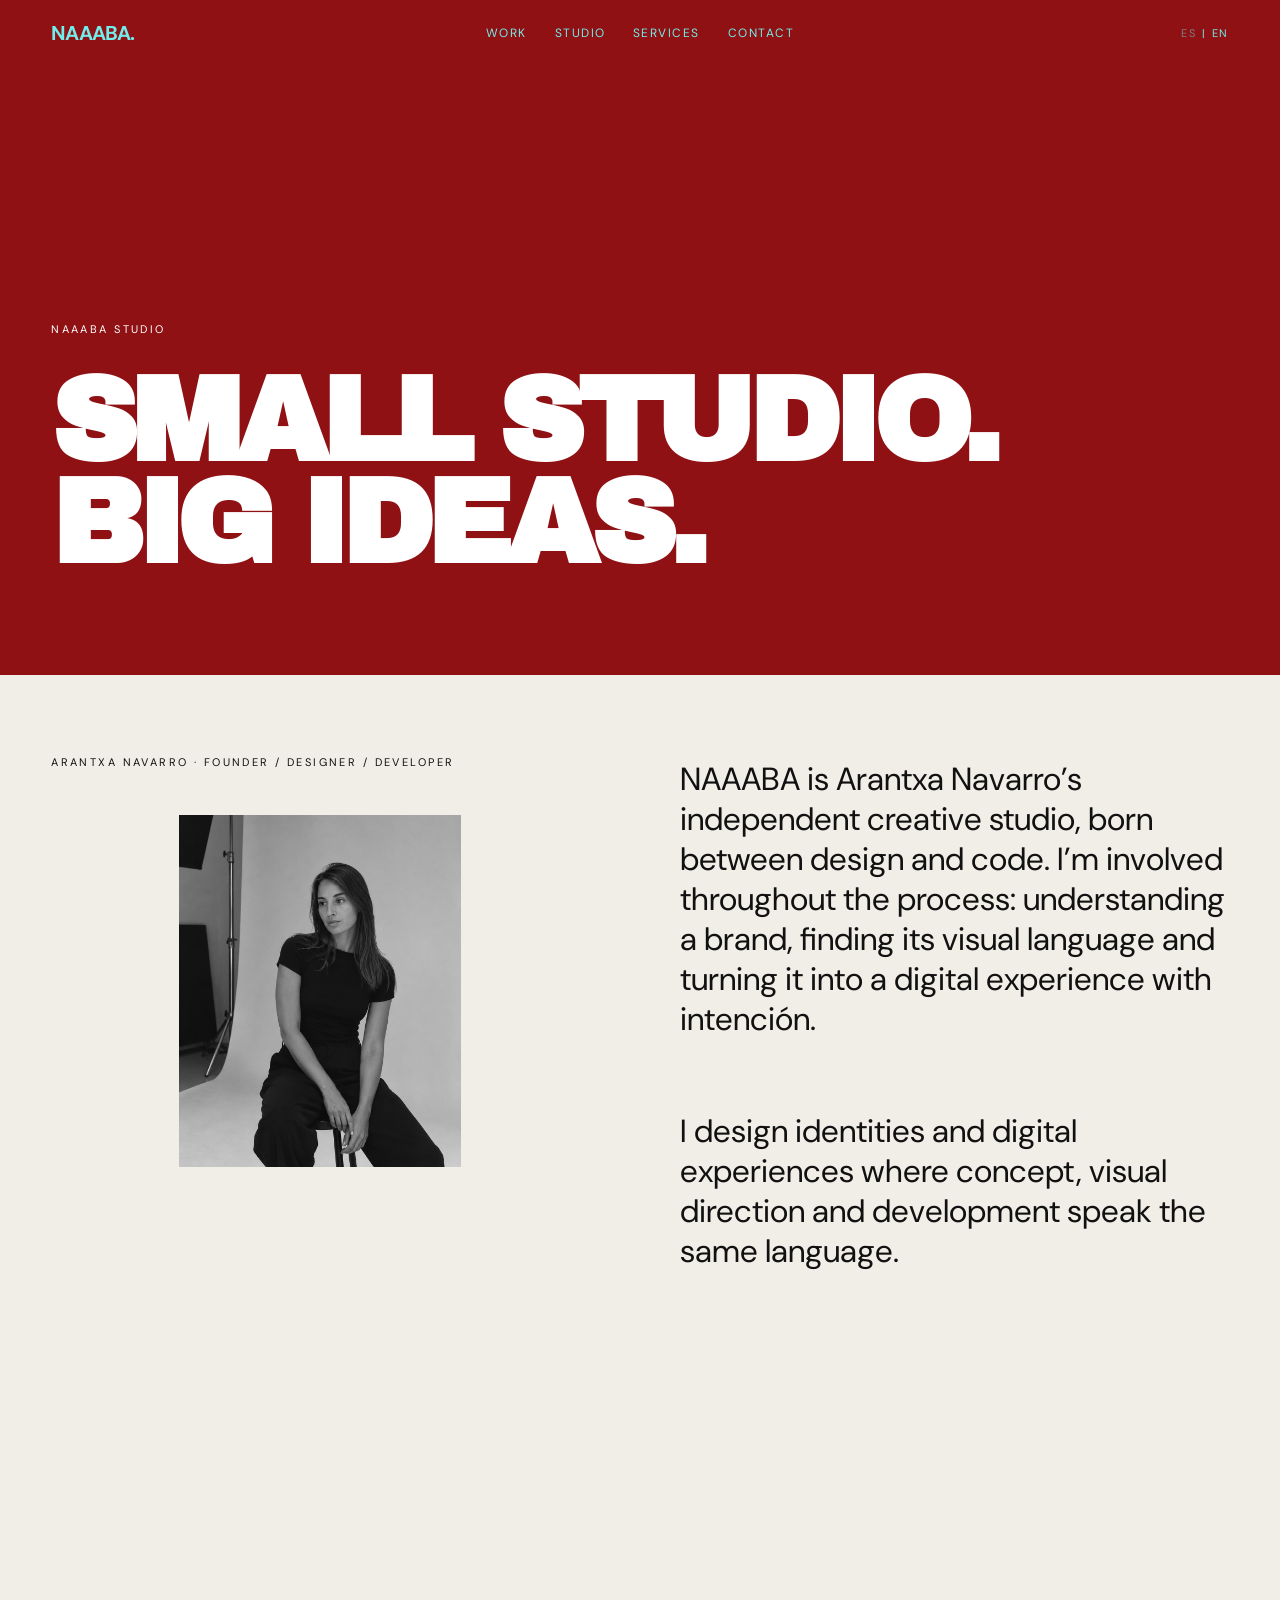
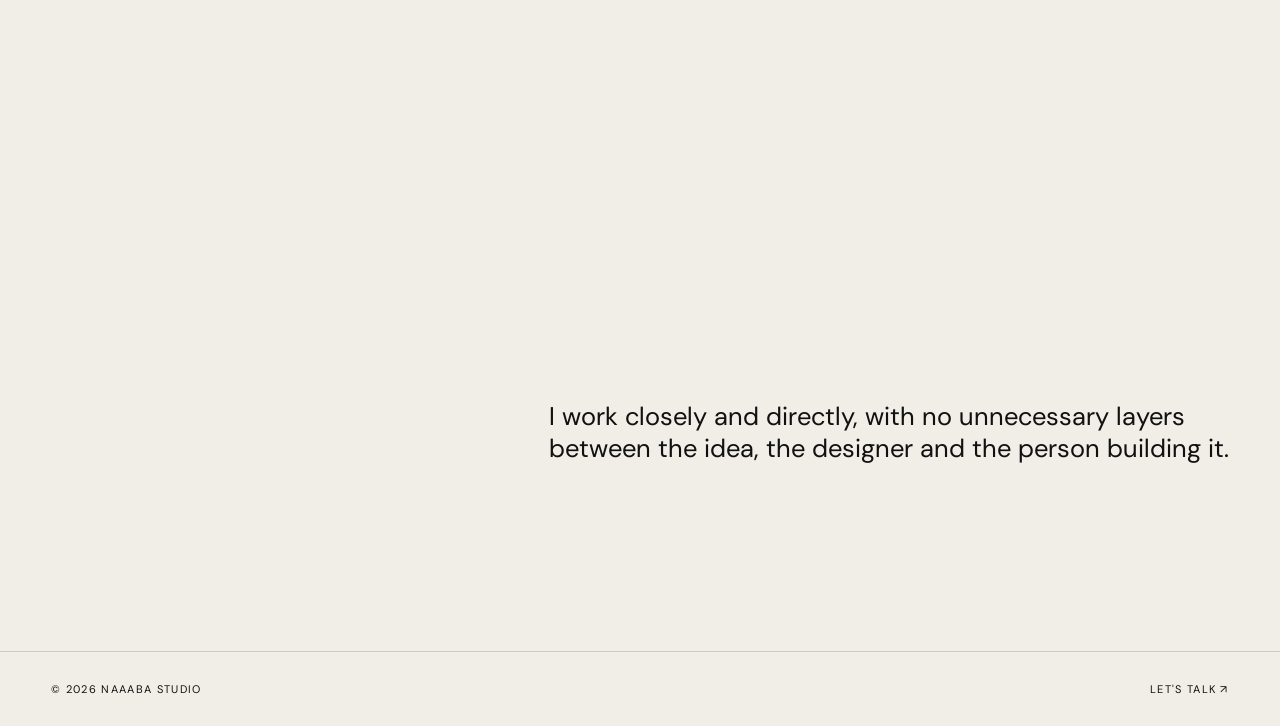
<file: en/studio.html>
<!DOCTYPE html>

<html lang="en">
<head>
<meta charset="utf-8"/>
<meta content="width=device-width,initial-scale=1" name="viewport"/>
<title>Studio — NAAABA</title>
<link href="../index.css" rel="stylesheet"/>
</head>
<body>
<header class="nav"><a class="brand" href="index.html">NAAABA.</a>
<nav class="navlinks"><a href="work.html">Work</a><a href="studio.html">Studio</a><a href="services.html">Services</a><a href="contact.html">Contact</a></nav><div class="lang-switch"><a class="" href="../studio.html">ES</a> | <a class="active" href="studio.html">EN</a></div><button class="menu-btn">MENU</button>
</header>
<section class="page-hero" style="background:var(--red);color:white">
<div class="eyebrow reveal">NAAABA Studio</div>
<h1 class="display reveal hero-static-title">SMALL STUDIO.<br/>BIG IDEAS.</h1>
</section>
<section class="page-copy studio-intro">
<div class="studio-founder reveal">
<div class="eyebrow">Arantxa Navarro · Founder / Designer / Developer</div>
<figure class="studio-founder-photo">
<img alt="Arantxa Navarro, fundadora de NAAABA Studio" src="../assets/img/arantxa.jpg"/>
</figure>
</div>
<div class="studio-copy">
<p class="reveal">NAAABA is Arantxa Navarro’s independent creative studio, born between design and code. I’m involved throughout the process: understanding a brand, finding its visual language and turning it into a digital experience with intención.</p>
<p class="reveal founder-extra">I design identities and digital experiences where concept, visual direction and development speak the same language.</p>
</div>
</section>
<section class="statement">
<h1 class="display reveal scroll-type">NOT JUST<br/>PRETTY.<br/>USEFUL.</h1>
<p class="reveal">I work closely and directly, with no unnecessary layers between the idea, the designer and the person building it.</p>
</section>
<footer class="footer"><span>© 2026 NAAABA Studio</span><a href="contact.html">Let's talk ↗</a></footer>
<script src="../index.js"></script>
</body>
</html>
</file>
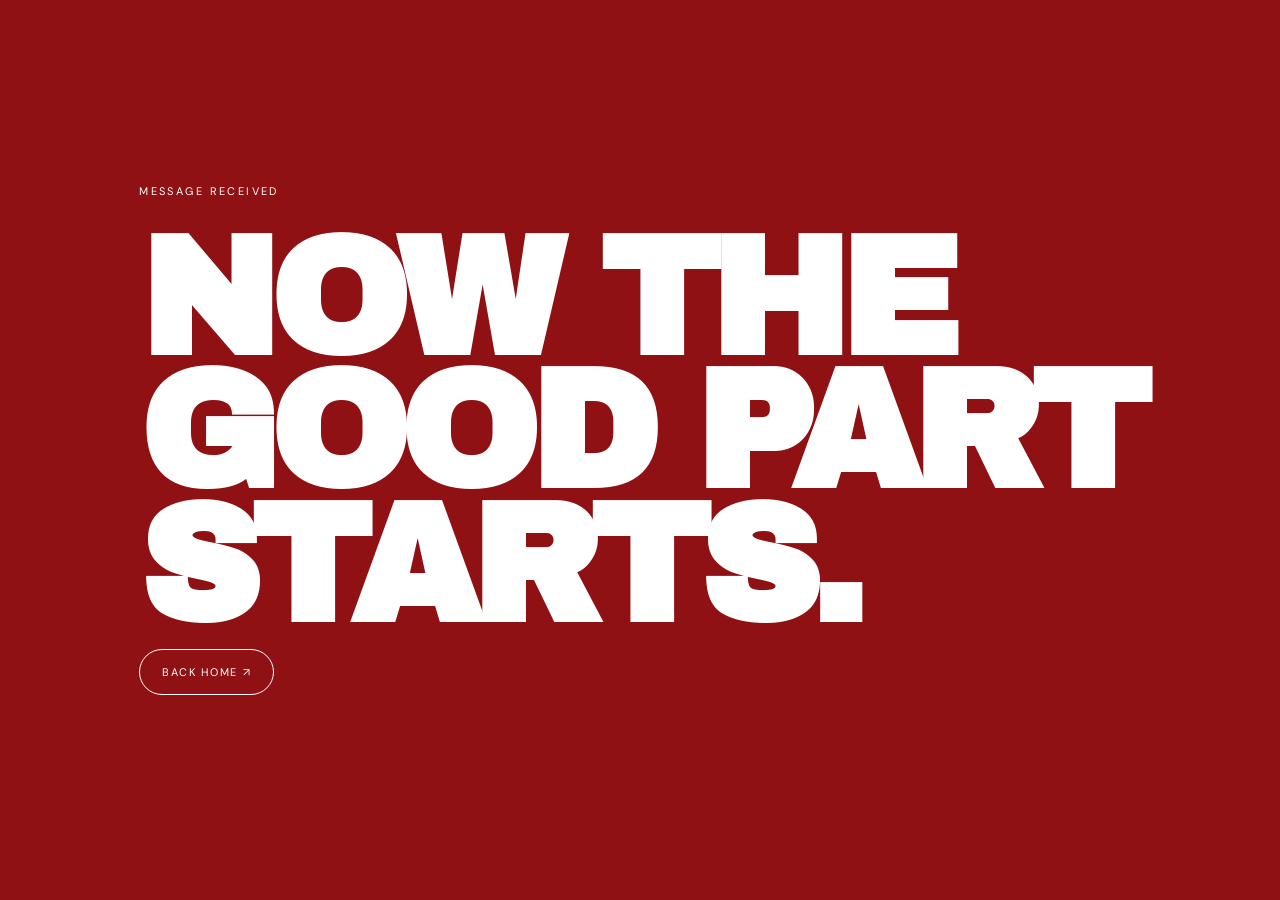
<file: en/thanks.html>
<!doctype html>
<html lang="en">

<head>
    <meta charset="utf-8">
    <meta name="viewport" content="width=device-width,initial-scale=1">
    <title>Message sent — NAAABA</title>
    <link rel="stylesheet" href="../index.css">
</head>

<body>
    <section class="hero">
        <div style="padding:var(--pad)">
            <div class="eyebrow">Message received</div>
            <h1 class="display" style="font-size:clamp(65px,13vw,190px);line-height:.8;margin:0">NOW THE<br>GOOD
                PART<br>STARTS.</h1>
            <p><a class="pill" href="index.html">Back home ↗</a></p>
        </div>
    </section>
</body>

</html>
</file>
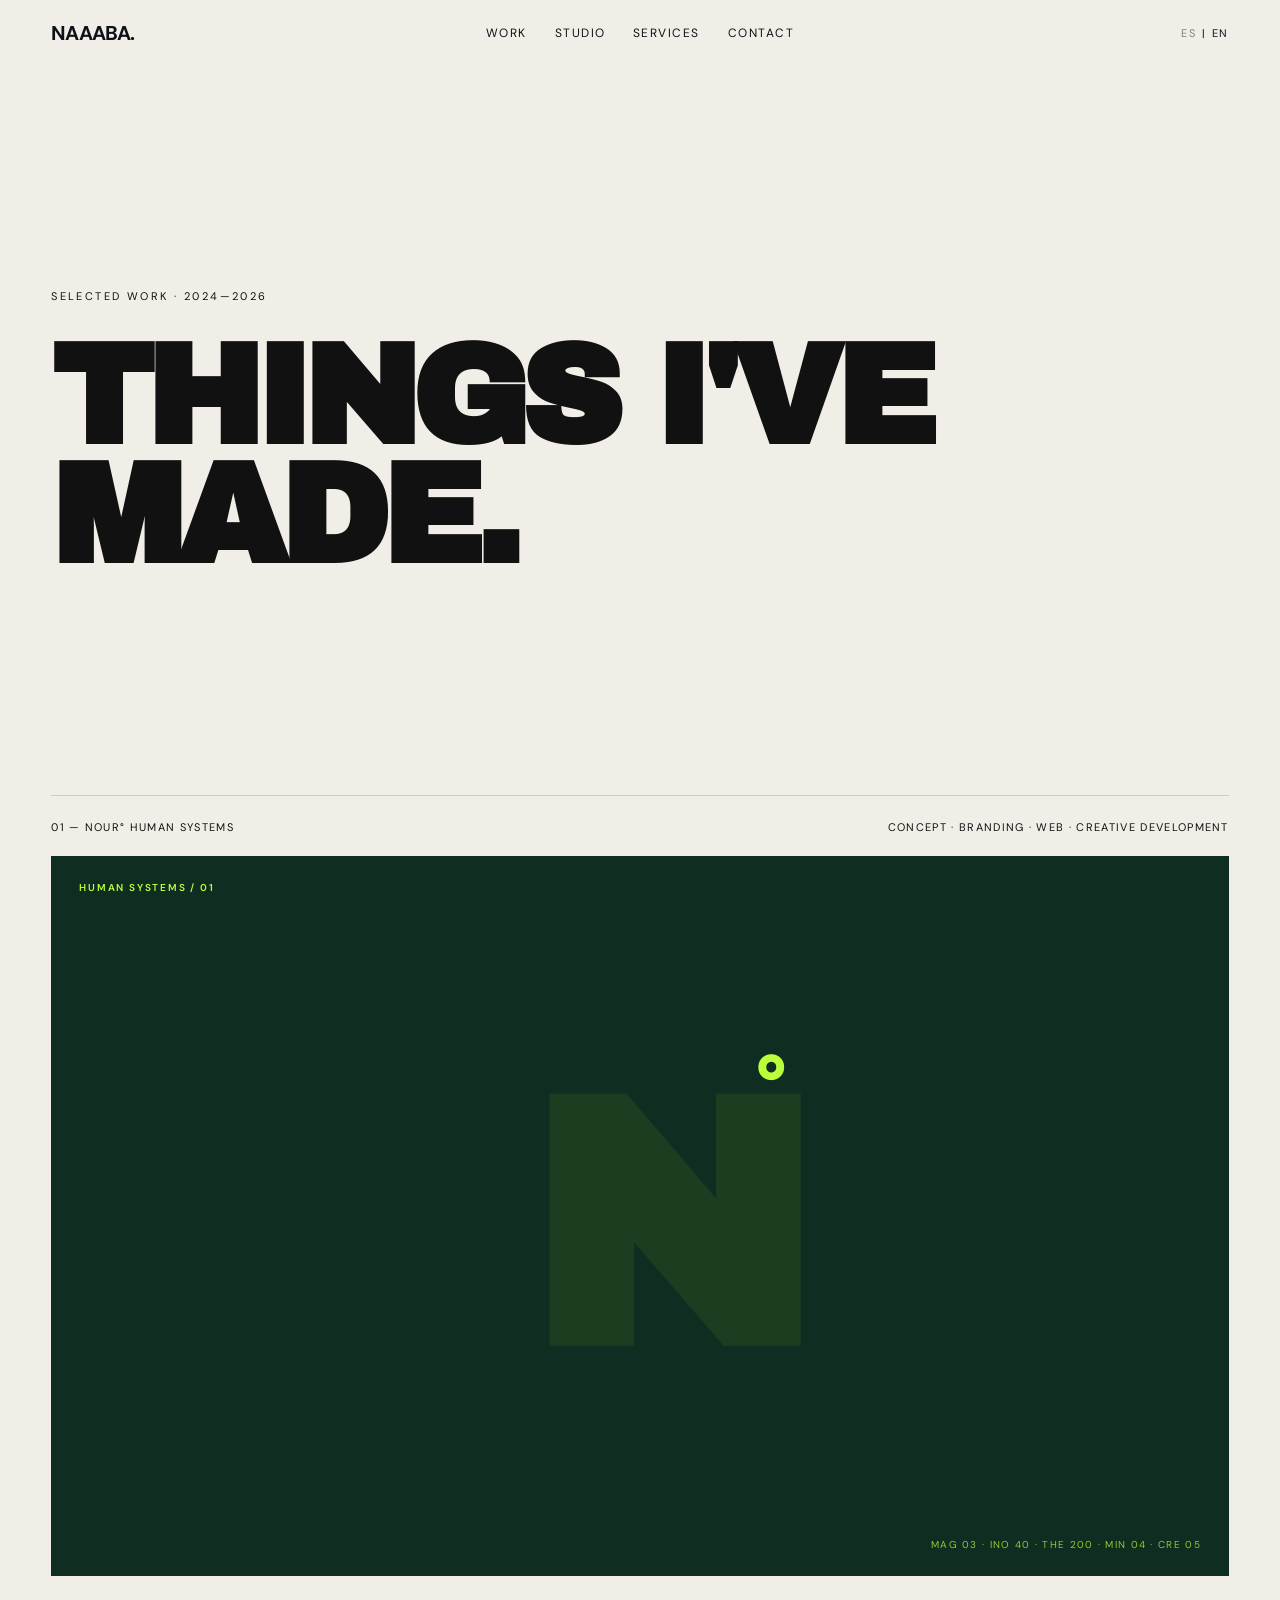
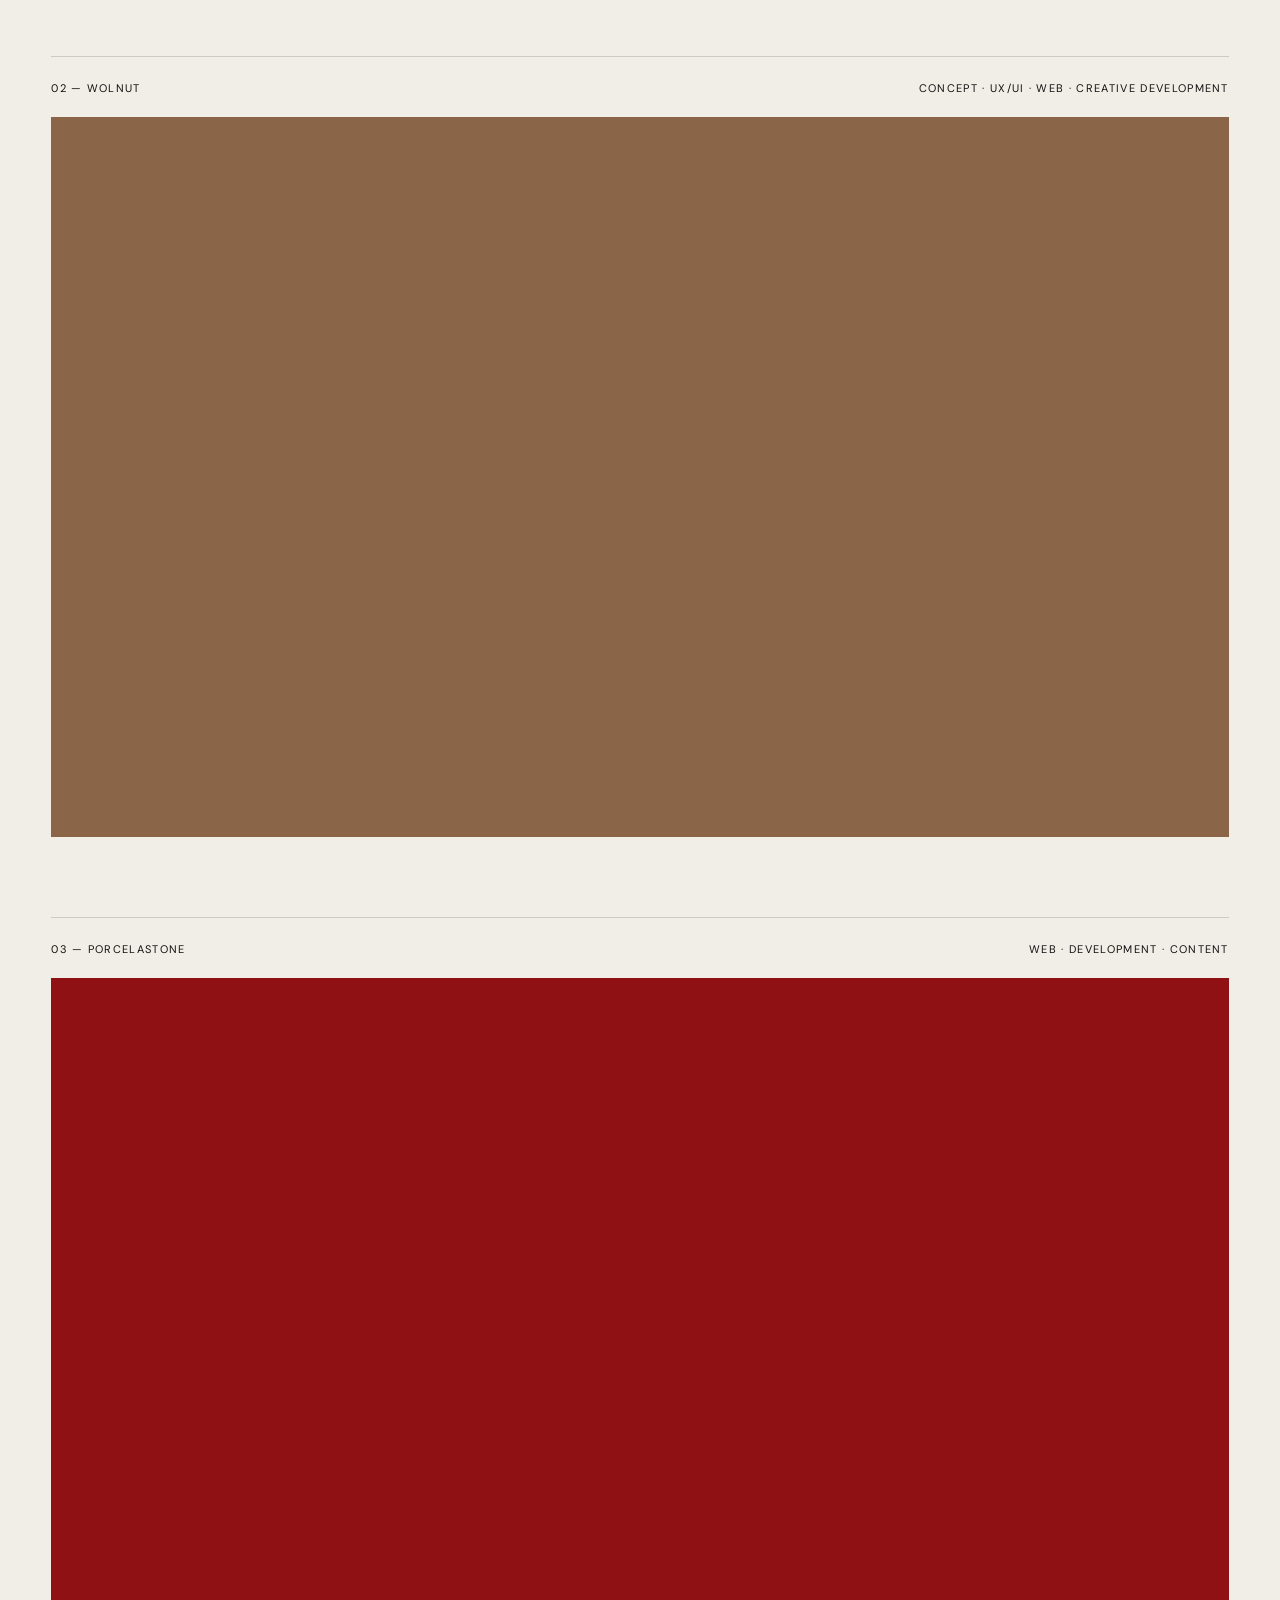
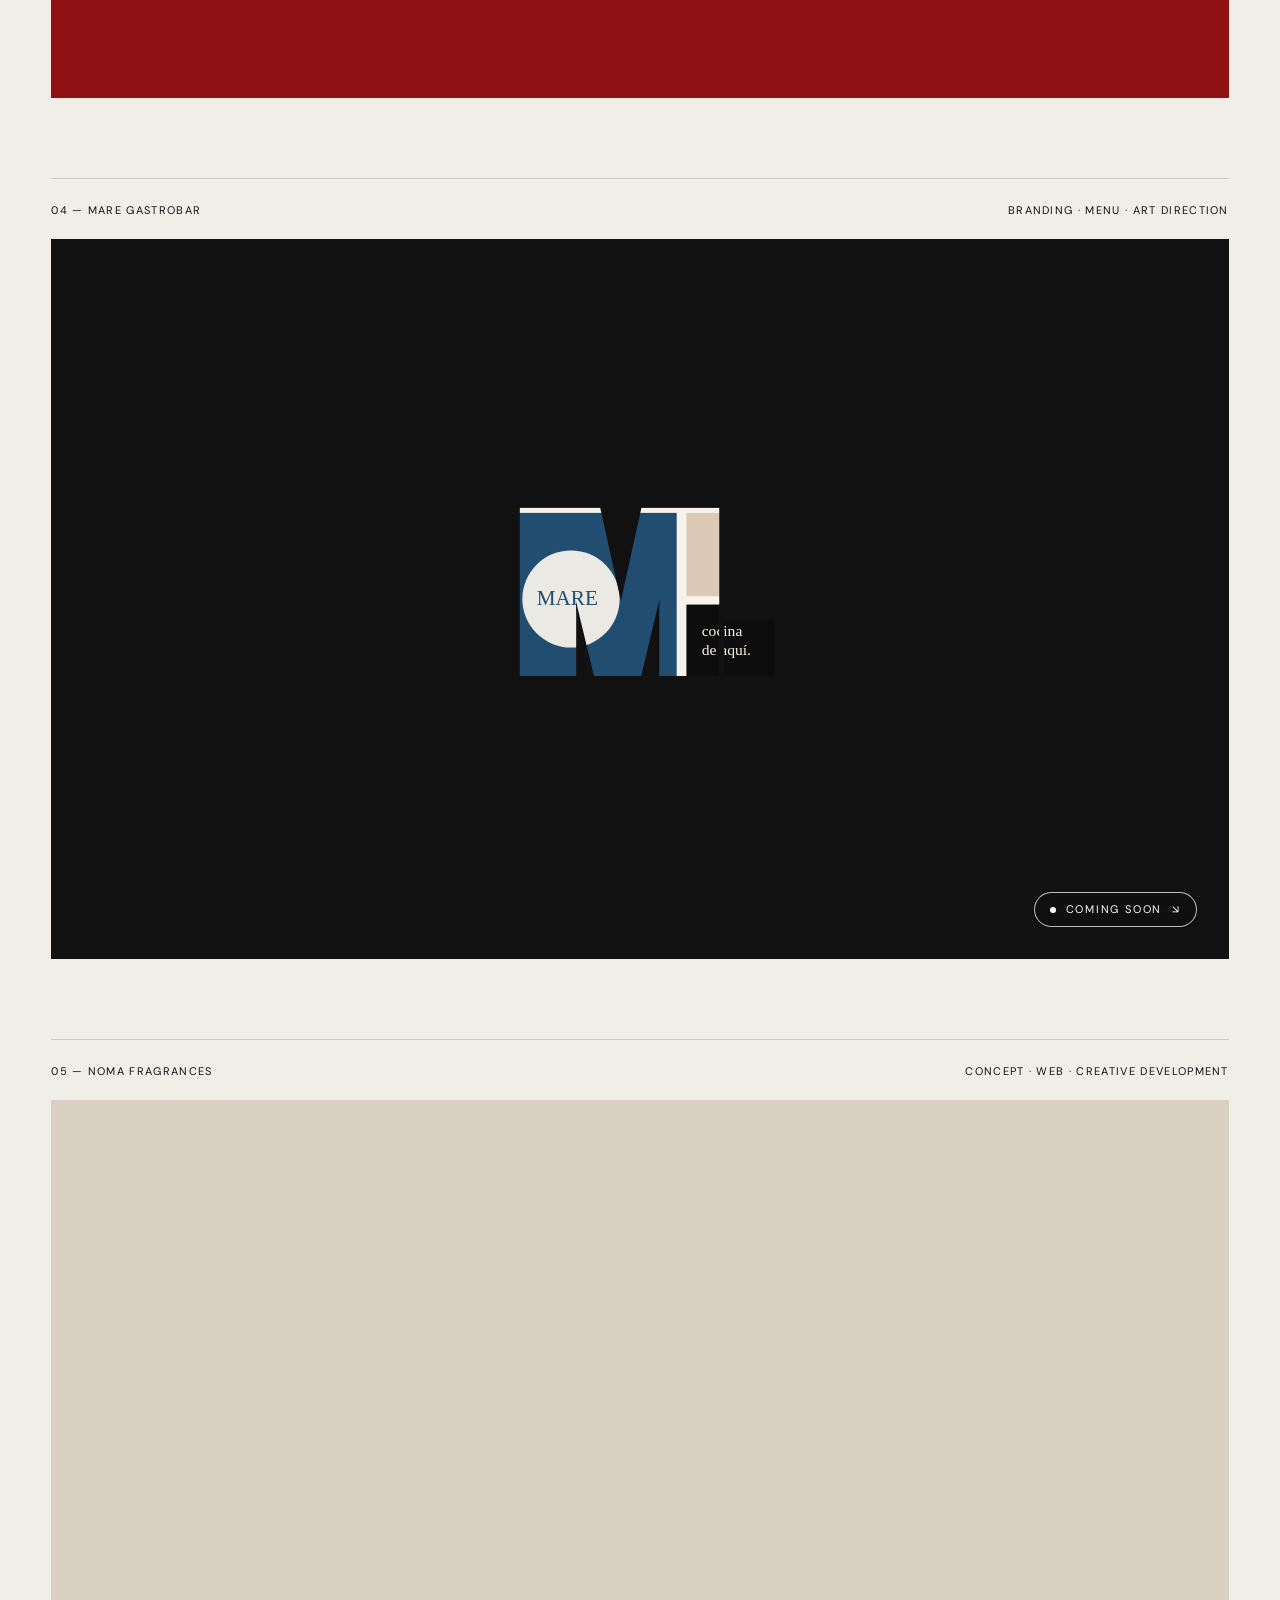
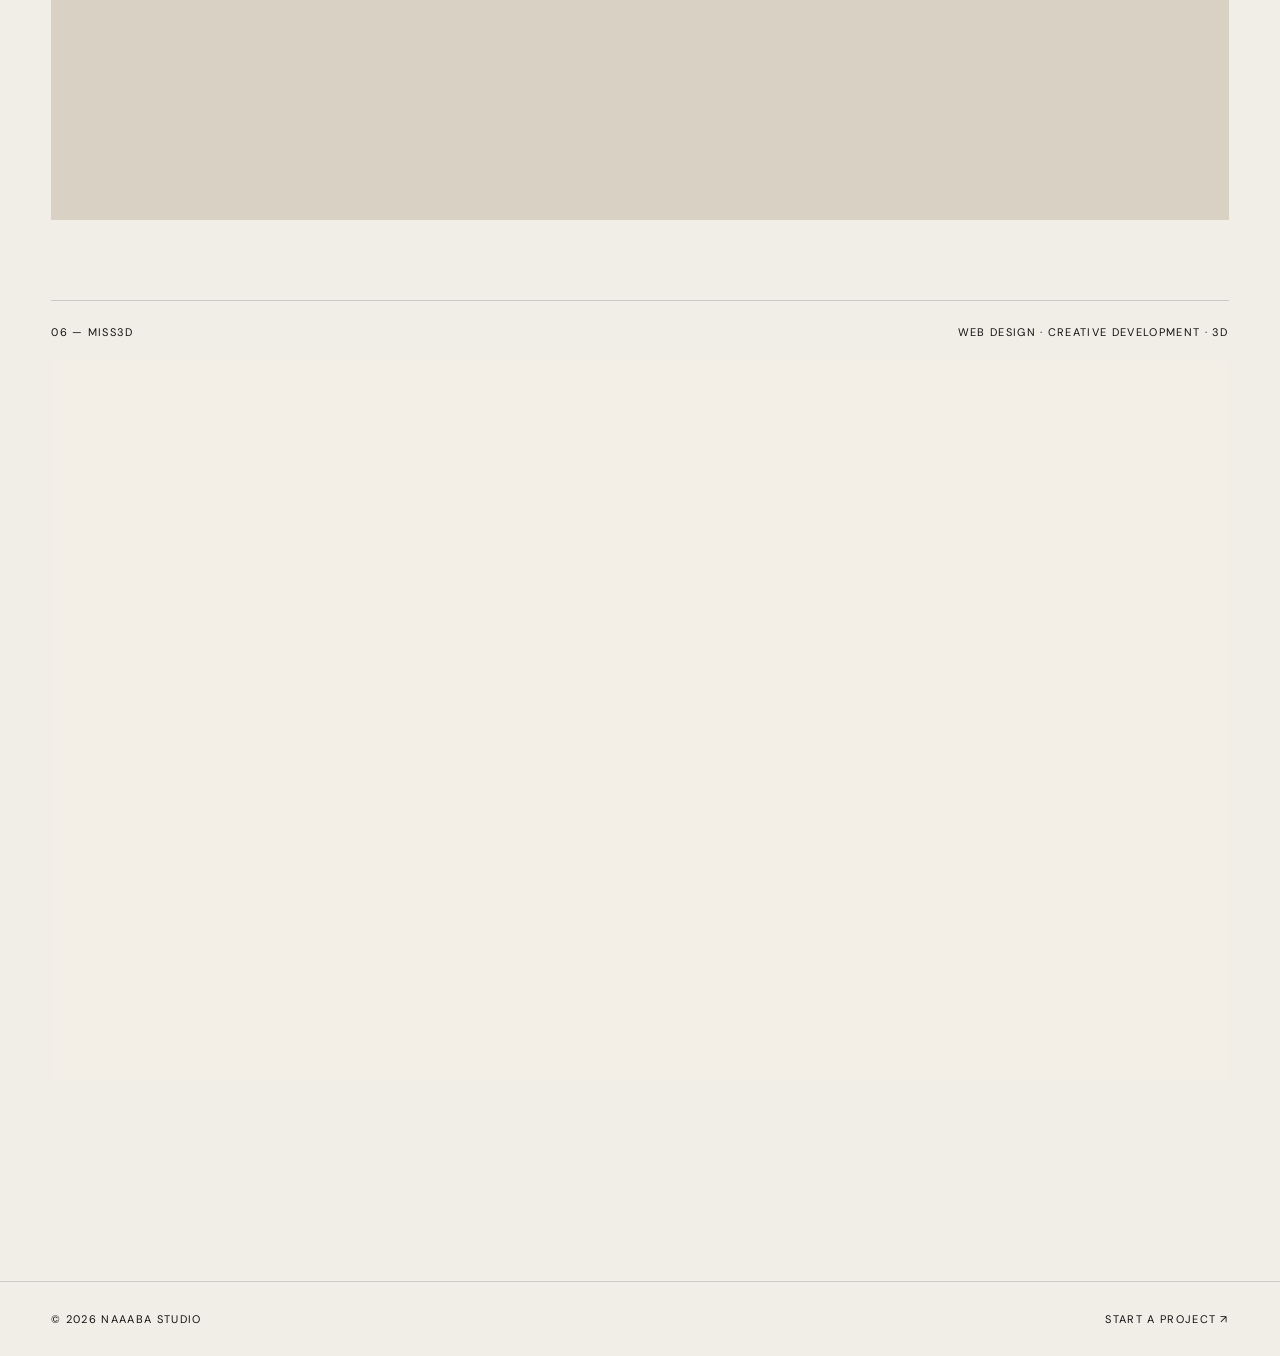
<file: en/work.html>
<!DOCTYPE html>

<html lang="en">
<head>
<meta charset="utf-8"/>
<meta content="width=device-width,initial-scale=1" name="viewport"/>
<title>Work — NAAABA Studio</title>
<link href="../index.css" rel="stylesheet"/>
</head>
<body>
<header class="nav"><a class="brand" href="index.html">NAAABA.</a>
<nav class="navlinks"><a href="work.html">Work</a><a href="studio.html">Studio</a><a href="services.html">Services</a><a href="contact.html">Contact</a></nav><div class="lang-switch"><a class="" href="../work.html">ES</a> | <a class="active" href="work.html">EN</a></div><button class="menu-btn">MENU</button>
</header>
<section class="page-hero">
<div class="eyebrow reveal">Selected work · 2024—2026</div>
<h1 class="display reveal hero-static-title">THINGS I'VE<br/>MADE.</h1>
</section>
<section class="work">
<a aria-label="Explorar NOUR — Human Systems concept project" class="project project-link reveal project-nour" href="https://arantxanavarrob.github.io/nour/" rel="noopener noreferrer" target="_blank">
<div class="project-top"><span>01 — NOUR° Human Systems</span><span>Concept · Branding · Web · Creative Development</span></div>
<div class="project-media">
<div class="project-placeholder nour-placeholder"><b class="display project-letter project-letter-nour">N</b><span class="nour-degree">°</span></div>
<div aria-hidden="true" class="project-visit"><span>EXPLORE</span><b>↗</b></div>
</div>
</a>
<a aria-label="Explorar Wolnut — furniture e-commerce concept project" class="project project-link reveal project-wolnut" href="https://arantxanavarrob.github.io/wolnut/" rel="noopener noreferrer" target="_blank">
<div class="project-top"><span>02 — Wolnut</span><span>Concept · UX/UI · Web · Creative Development</span></div>
<div class="project-media">
<div class="project-placeholder wolnut-placeholder"><b class="display project-letter project-letter-wolnut">W.</b></div>
<div aria-hidden="true" class="project-visit"><span>EXPLORE</span><b>↗</b></div>
</div>
</a>
<a aria-label="Visitar web de Porcelastone" class="project project-link reveal" href="https://porcelastone.com/" rel="noopener noreferrer" target="_blank">
<div class="project-top"><span>03 — Porcelastone</span><span>Web · Development · Content</span></div>
<div class="project-media">
<div class="project-placeholder"><b class="display project-letter project-letter-porcelastone">P.</b></div>
<div aria-hidden="true" class="project-visit"><span>VISIT SITE</span><b>↗</b></div>
</div>
</a>
<article class="project reveal">
<div class="project-top"><span>04 — Mare Gastrobar</span><span>Branding · Menu · Art direction</span></div>
<div class="project-media">
<div class="project-placeholder mare-placeholder" style="background:#111"><b class="display project-letter project-letter-mare">M.</b></div>
<div aria-label="Coming soon" class="mare-coming-soon">
<span class="mare-status-dot"></span>
<span>COMING SOON</span>
<span class="mare-status-arrow">↘</span>
</div>
</div>
</article>
<a aria-label="Explorar NOMA Fragrances — concept project" class="project project-link reveal" href="https://arantxanavarrob.github.io/noma/" rel="noopener noreferrer" target="_blank">
<div class="project-top"><span>05 — NOMA Fragrances</span><span>Concept · Web · Creative Development</span></div>
<div class="project-media">
<div class="project-placeholder" style="background:#d8d1c4;color:#111"><b class="display project-letter project-letter-noma">N.</b></div>
<div aria-hidden="true" class="project-visit"><span>EXPLORE</span><b>↗</b></div>
</div>
</a>
<a aria-label="Visitar Miss3D — creative web project" class="project project-link reveal" href="https://arantxanavarrob.github.io/miss3d/index.html" rel="noopener noreferrer" target="_blank">
<div class="project-top"><span>06 — Miss3D</span><span>Web Design · Creative Development · 3D</span></div>
<div class="project-media">
<div class="project-placeholder" style="background:#F3EFE7;color:#111"><b class="display project-letter project-letter-miss3d">M</b></div>
<div aria-hidden="true" class="project-visit"><span>VISIT SITE</span><b>↗</b></div>
</div>
</a>
</section>
<footer class="footer"><span>© 2026 NAAABA Studio</span><a href="contact.html">Start a project ↗</a></footer>
<script src="../index.js"></script>
</body>
</html>
</file>
<file: index.css>
@import url('https://fonts.googleapis.com/css2?family=DM+Sans:wght@400;500;600&family=Archivo+Black&display=swap');
:root{--red:#8f1114;--cream:#f1eee7;--ink:#111;--line:rgba(17,17,17,.16);--pad:clamp(22px,4vw,64px)}
*{box-sizing:border-box}html{scroll-behavior:smooth}body{margin:0;background:var(--cream);color:var(--ink);font-family:'DM Sans',Arial,sans-serif;overflow-x:hidden}a{color:inherit;text-decoration:none}button,input,textarea,select{font:inherit}.display{font-family:'Archivo Black',Impact,sans-serif;text-transform:uppercase;letter-spacing:-.055em}.nav{position:fixed;z-index:50;top:0;left:0;width:100%;display:flex;align-items:center;justify-content:space-between;padding:20px var(--pad);mix-blend-mode:difference;color:#fff}.brand{font-weight:700;letter-spacing:-.04em;font-size:20px}.navlinks{display:flex;gap:28px;font-size:12px;text-transform:uppercase;letter-spacing:.12em}.menu-btn{display:none;border:0;background:none;color:inherit;font-size:12px}.hero{height:100svh;background:var(--red);color:#fff;position:relative;display:grid;place-items:center;overflow:hidden}.hero-logo{font-size:clamp(110px,27vw,410px);line-height:.62;text-align:center;transform:scaleY(1.08)}.hero-logo span{display:block}.hero-meta{position:absolute;left:var(--pad);right:var(--pad);bottom:30px;display:flex;justify-content:space-between;text-transform:uppercase;font-size:11px;letter-spacing:.16em}.statement{min-height:100svh;padding:150px var(--pad) 90px;display:flex;flex-direction:column;justify-content:center}.eyebrow{font-size:11px;letter-spacing:.22em;text-transform:uppercase;margin-bottom:35px}.statement h1,.page-hero h1{font-size:clamp(62px,11vw,180px);line-height:.84;margin:0;max-width:1250px}.statement p{font-size:clamp(18px,2vw,30px);max-width:680px;margin:50px 0 0 auto;line-height:1.25}.services-strip{background:var(--ink);color:var(--cream);padding:90px var(--pad)}.service-row{display:grid;grid-template-columns:80px 1fr auto;align-items:center;border-top:1px solid rgba(255,255,255,.2);padding:28px 0;transition:.3s}.service-row:last-child{border-bottom:1px solid rgba(255,255,255,.2)}.service-row:hover{padding-left:18px}.service-row strong{font-size:clamp(34px,6vw,90px)}.service-row span{font-size:11px;letter-spacing:.18em}.work{padding:120px var(--pad)}.section-head{display:flex;justify-content:space-between;align-items:end;margin-bottom:55px}.section-head h2{font-size:clamp(60px,10vw,150px);line-height:.8;margin:0}.project{border-top:1px solid var(--line);padding:24px 0 80px}.project-top{display:flex;justify-content:space-between;text-transform:uppercase;font-size:11px;letter-spacing:.12em;margin-bottom:22px}.project-media{height:min(70vw,720px);overflow:hidden;background:#ccc;position:relative}.project-media img{width:100%;height:100%;object-fit:cover;transition:transform .8s cubic-bezier(.2,.7,.2,1)}.project:hover img{transform:scale(1.035)}.project-placeholder{width:100%;height:100%;display:grid;place-items:center;background:var(--red);color:#fff}.project-placeholder b{font-size:clamp(70px,18vw,260px)}.about-slice{background:var(--red);color:#fff;min-height:90svh;padding:120px var(--pad);display:grid;grid-template-columns:1.2fr .8fr;gap:60px;align-items:end}.about-slice h2{font-size:clamp(75px,14vw,210px);line-height:.75;margin:0}.about-slice p{font-size:clamp(20px,2.3vw,34px);line-height:1.18}.cta{min-height:80svh;padding:100px var(--pad);display:flex;flex-direction:column;justify-content:space-between}.cta h2{font-size:clamp(70px,14vw,220px);line-height:.76;margin:0}.cta-bottom{display:flex;justify-content:space-between;align-items:end}.pill{display:inline-block;border:1px solid currentColor;border-radius:999px;padding:15px 22px;text-transform:uppercase;font-size:11px;letter-spacing:.14em}.footer{padding:30px var(--pad);border-top:1px solid var(--line);display:flex;justify-content:space-between;font-size:11px;text-transform:uppercase;letter-spacing:.12em}.page-hero{padding:190px var(--pad) 100px;min-height:75svh;display:flex;flex-direction:column;justify-content:flex-end}.page-copy{padding:80px var(--pad);display:grid;grid-template-columns:1fr 1fr;gap:80px}.page-copy p{font-size:clamp(20px,2.5vw,36px);line-height:1.25;margin:0}.cards{padding:20px var(--pad) 120px}.card{display:grid;grid-template-columns:80px 1fr 1fr;gap:30px;border-top:1px solid var(--line);padding:30px 0}.card h3{font-size:clamp(38px,5vw,75px);margin:0}.contact{background:var(--ink);color:var(--cream);min-height:100svh;padding:170px var(--pad) 80px;display:grid;grid-template-columns:.8fr 1.2fr;gap:8vw}.contact h1{font-size:clamp(65px,10vw,145px);line-height:.8;margin:0}.form-field{border-bottom:1px solid rgba(255,255,255,.25);padding:22px 0}.form-field label{display:block;font-size:10px;text-transform:uppercase;letter-spacing:.2em;margin-bottom:10px}.form-field input,.form-field textarea,.form-field select{width:100%;border:0;outline:0;background:transparent;color:inherit;font-size:20px}.form-field textarea{min-height:120px;resize:vertical}.submit{margin-top:28px;background:var(--cream);color:var(--ink);border:0;padding:16px 25px;cursor:pointer;text-transform:uppercase;letter-spacing:.12em}.reveal{opacity:0;transform:translateY(50px);transition:opacity .9s,transform .9s}.reveal.visible{opacity:1;transform:none}.marquee{overflow:hidden;white-space:nowrap;background:var(--cream);padding:18px 0;border-block:1px solid var(--line)}.marquee-inner{display:inline-block;animation:marquee 22s linear infinite;font-size:13px;text-transform:uppercase;letter-spacing:.16em}@keyframes marquee{to{transform:translateX(-50%)}}
@media(max-width:760px){.navlinks{display:none}.menu-btn{display:block}.nav.open .navlinks{display:flex;position:absolute;top:0;left:0;width:100%;height:100svh;background:var(--ink);flex-direction:column;justify-content:center;align-items:center;font-size:28px;z-index:-1}.hero-logo{font-size:38vw}.hero-meta{font-size:9px}.statement{padding-top:120px}.statement p{margin-left:0}.service-row{grid-template-columns:45px 1fr}.service-row>span:last-child{display:none}.about-slice,.page-copy,.contact{grid-template-columns:1fr}.about-slice{align-content:center}.card{grid-template-columns:40px 1fr}.card p{grid-column:2}.cta-bottom,.footer{gap:25px;align-items:flex-start;flex-direction:column}.page-hero{min-height:65svh}.contact{padding-top:140px}}


/* Scroll-controlled typing headlines */
.scroll-type .type-char{
  visibility:hidden;
}
.scroll-type .type-char.typed{
  visibility:visible;
}
@media (prefers-reduced-motion: reduce){
  .scroll-type .type-char{visibility:visible!important}
}

/* NAAABA interactive hover language */
.navlinks a,.pill,.submit,.menu-btn{position:relative;isolation:isolate;overflow:hidden;transition:color .35s ease,border-color .35s ease,transform .18s ease}
.navlinks a::after{content:"";position:absolute;left:0;bottom:-2px;width:100%;height:1px;background:currentColor;transform:scaleX(0);transform-origin:right;transition:transform .35s cubic-bezier(.77,0,.18,1)}
.navlinks a:hover::after{transform:scaleX(1);transform-origin:left}
.navlinks a:hover{letter-spacing:.18em}
.pill::before,.submit::before{content:"";position:absolute;inset:0;background:var(--red);transform:translateY(105%);transition:transform .42s cubic-bezier(.77,0,.18,1);z-index:-1;border-radius:inherit}
.pill:hover,.submit:hover{color:#fff;border-color:var(--red)}
.pill:hover::before,.submit:hover::before{transform:translateY(0)}
.interactive-arrow{display:inline-block;margin-left:.45em;transition:transform .35s cubic-bezier(.2,.8,.2,1)}
.pill:hover .interactive-arrow,.submit:hover .interactive-arrow{transform:translate(6px,-4px) rotate(-8deg)}
.magnetic{will-change:transform}
.cursor-dot{position:fixed;left:0;top:0;width:10px;height:10px;border-radius:50%;background:#fff;mix-blend-mode:difference;pointer-events:none;z-index:9999;transform:translate(-50%,-50%);transition:width .22s,height .22s,opacity .2s}
.cursor-dot.is-hovering{width:44px;height:44px}
@media (hover:none),(pointer:coarse){.cursor-dot{display:none}.magnetic{transform:none!important}}
@media (prefers-reduced-motion:reduce){.magnetic{transform:none!important}.cursor-dot{display:none}}

/* V4 — Contact spacing fix */
@media (min-width:761px){
  .contact{
    grid-template-columns:minmax(0,1.15fr) minmax(360px,.85fr);
    gap:5vw;
    align-items:start;
  }
  .contact>div,.contact>form{min-width:0}
  .contact form{
    width:100%;
    max-width:580px;
    justify-self:end;
  }
  .contact .form-field{padding:26px 0}
  .contact .form-field label{margin-bottom:13px}
  .contact .form-field input,
  .contact .form-field textarea,
  .contact .form-field select{font-size:clamp(18px,1.45vw,23px);line-height:1.35}
  .contact .form-field textarea{min-height:150px}
}

/* V7 — Contact: prevent headline/form overlap */
@media (min-width:761px){
  .contact{
    grid-template-columns:minmax(0,1.25fr) minmax(390px,.75fr);
    gap:clamp(48px,6vw,110px);
  }
  .contact>div:first-child{min-width:0;max-width:100%}
  .contact h1{
    font-size:clamp(64px,7.2vw,118px);
    line-height:.84;
    max-width:100%;
    overflow-wrap:normal;
  }
  .contact form{
    width:100%;
    max-width:570px;
    justify-self:end;
    position:relative;
    z-index:2;
  }
}
@media (min-width:761px) and (max-width:1100px){
  .contact{grid-template-columns:minmax(0,1fr) minmax(340px,.9fr);gap:42px}
  .contact h1{font-size:clamp(56px,6.8vw,82px)}
}

/* V8 — project hover / external visit */
.project-link{display:block;color:inherit;text-decoration:none;cursor:none}
.project-link .project-media{transition:transform .7s cubic-bezier(.2,.75,.2,1),border-radius .7s cubic-bezier(.2,.75,.2,1)}
.project-link .project-placeholder{transition:transform .8s cubic-bezier(.2,.75,.2,1),filter .5s ease}
.project-link:hover .project-media{transform:scale(.985);border-radius:2px}
.project-link:hover .project-placeholder{transform:scale(1.035);filter:brightness(.78)}
.project-visit{position:absolute;left:0;top:0;z-index:5;display:flex;align-items:center;gap:10px;padding:14px 18px;border-radius:999px;background:var(--cream);color:var(--ink);font-size:11px;font-weight:700;letter-spacing:.14em;white-space:nowrap;pointer-events:none;opacity:0;transform:translate(-50%,-50%) scale(.72);transition:opacity .2s ease,transform .2s ease;will-change:left,top,transform}
.project-visit b{font-size:16px;line-height:1;transition:transform .25s ease}
.project-link:hover .project-visit{opacity:1;transform:translate(-50%,-50%) scale(1)}
.project-link:hover .project-visit b{transform:translate(3px,-3px)}
.project-link .project-top span:first-child{transition:letter-spacing .35s ease}
.project-link:hover .project-top span:first-child{letter-spacing:.18em}
@media (hover:none),(pointer:coarse){.project-link{cursor:pointer}.project-visit{left:auto!important;top:auto!important;right:18px;bottom:18px;opacity:1;transform:none}.project-link:hover .project-media,.project-link:hover .project-placeholder{transform:none;filter:none}}
\n\n/* V13 — Founder portrait interaction */\n.founder-photo-trigger{position:relative;display:inline-block;cursor:crosshair;border-bottom:1px solid currentColor;outline:none}\n.founder-photo{position:absolute;z-index:20;left:50%;bottom:calc(100% + 22px);width:clamp(180px,18vw,280px);aspect-ratio:4/5;overflow:hidden;background:var(--ink);opacity:0;pointer-events:none;transform:translate(-50%,18px) rotate(-2deg) scale(.94);transition:opacity .28s ease,transform .45s cubic-bezier(.2,.8,.2,1)}\n.founder-photo img,.founder-mobile-photo img{width:100%;height:100%;display:block;object-fit:cover;filter:grayscale(100%);transition:filter .45s ease,transform .7s cubic-bezier(.2,.8,.2,1)}\n.founder-photo-trigger:hover .founder-photo,.founder-photo-trigger:focus .founder-photo{opacity:1;transform:translate(-50%,0) rotate(-2deg) scale(1)}\n.founder-photo-trigger:hover .founder-photo img{filter:grayscale(0%);transform:scale(1.025)}\n.founder-mobile-photo{display:none}\n.founder-extra{margin-top:1.4rem}\n@media (max-width:760px),(hover:none),(pointer:coarse){.founder-photo{display:none}.founder-photo-trigger{cursor:auto}.founder-mobile-photo{display:block;width:min(72vw,360px);aspect-ratio:4/5;margin:34px 0 8px;overflow:hidden}.founder-mobile-photo img{filter:grayscale(0%)}}\n@media (prefers-reduced-motion:reduce){.founder-photo,.founder-photo img{transition:none}}\n

/* V14 — Studio portrait editorial layout */
.studio-intro{align-items:start;gap:clamp(60px,8vw,140px);padding-top:82px}
.studio-founder{align-self:start}
.studio-founder .eyebrow{margin-bottom:46px}
.studio-founder-photo{margin:0 0 0 clamp(0px,10vw,160px);width:clamp(230px,22vw,340px);aspect-ratio:4/5;overflow:hidden}
.studio-founder-photo img{width:100%;height:100%;display:block;object-fit:cover;object-position:center 44%;filter:grayscale(100%)}
.studio-copy{padding-top:4px}
.studio-copy p{max-width:700px;margin:0}
.studio-copy .founder-extra{margin-top:72px}
@media(max-width:760px){
  .studio-intro{gap:42px;padding-top:60px}
  .studio-founder .eyebrow{margin-bottom:28px}
  .studio-founder-photo{margin:0;width:min(72vw,300px)}
  .studio-copy .founder-extra{margin-top:38px}
}


/* NOUR° project — first featured work */
.nour-placeholder{position:relative;background:#102d22!important;color:#baff39!important;overflow:hidden}
.nour-placeholder:before{content:"HUMAN SYSTEMS / 01";position:absolute;left:28px;top:25px;font-size:10px;letter-spacing:.18em;font-weight:600;color:#baff39}
.nour-placeholder:after{content:"MAG 03 · INO 40 · THE 200 · MIN 04 · CRE 05";position:absolute;right:28px;bottom:25px;font-size:10px;letter-spacing:.13em;color:#baff39;opacity:.75}
.nour-placeholder b{font-size:clamp(120px,27vw,390px)!important;line-height:.7;transform:translateY(-1%);text-shadow:18px 18px 0 rgba(186,255,57,.08)}
.nour-degree{position:absolute;left:calc(50% + clamp(40px,9vw,135px));top:24%;font-size:clamp(45px,7vw,100px);font-weight:700;color:#baff39}
.project-nour:hover .nour-placeholder{filter:brightness(1.08)!important}
@media(max-width:700px){.nour-placeholder:before{left:16px;top:16px}.nour-placeholder:after{left:16px;right:auto;bottom:16px;font-size:8px}.nour-degree{top:28%}}

/* V15 — iPhone / mobile responsive pass */
@media (max-width:760px){
  :root{--pad:20px}
  html,body{width:100%;max-width:100%;overflow-x:hidden;-webkit-text-size-adjust:100%}
  .nav{padding:18px 20px;mix-blend-mode:normal;color:#fff;background:var(--red)}
  .brand{font-size:18px;position:relative;z-index:3}
  .menu-btn{position:relative;z-index:3;padding:8px 0;color:#fff}
  .nav.open{background:transparent}
  .nav.open .navlinks{z-index:2;padding:80px 20px 40px;gap:24px}
  .nav.open .brand,.nav.open .menu-btn{z-index:4}

  .hero{min-height:100svh;height:100svh;padding:72px 20px 20px}
  .hero-logo{font-size:min(38vw,170px);line-height:.65;max-width:100%}
  .hero-meta{left:20px;right:20px;bottom:22px;gap:14px;align-items:flex-end}
  .hero-meta span:last-child{text-align:right}

  .statement{min-height:auto;padding:110px 20px 80px}
  .statement h1,.page-hero h1{font-size:clamp(52px,16vw,82px);line-height:.86;overflow-wrap:anywhere}
  .statement p{font-size:19px;margin-top:34px}
  .services-strip{padding:70px 20px}
  .service-row{padding:22px 0;grid-template-columns:34px minmax(0,1fr);gap:10px}
  .service-row strong{font-size:clamp(31px,10vw,48px);line-height:.95;overflow-wrap:anywhere}

  .work{padding:85px 20px 70px}
  .section-head{align-items:flex-start;gap:20px;margin-bottom:38px;flex-direction:column}
  .section-head h2{font-size:clamp(58px,19vw,90px)}
  .project{padding:20px 0 52px}
  .project-top{display:grid;grid-template-columns:1fr;gap:7px;line-height:1.35;margin-bottom:15px}
  .project-top span:last-child{font-size:9px;opacity:.62}
  .project-media{height:auto;aspect-ratio:4/5;min-height:0}
  .project-placeholder b{font-size:clamp(100px,43vw,190px)}
  .project-visit{right:12px!important;bottom:12px!important;left:auto!important;top:auto!important}

  .nour-placeholder:before{left:14px;top:14px;font-size:8px}
  .nour-placeholder:after{left:14px;right:14px;bottom:14px;font-size:7px;line-height:1.35}
  .nour-placeholder b{font-size:55vw!important;text-shadow:8px 8px 0 rgba(186,255,57,.08)}
  .nour-degree{left:61%;top:25%;font-size:18vw}

  .about-slice{min-height:auto;padding:90px 20px;gap:45px}
  .about-slice h2{font-size:clamp(68px,22vw,105px)}
  .about-slice p{font-size:20px}
  .cta{min-height:75svh;padding:85px 20px 55px;gap:60px}
  .cta h2{font-size:clamp(62px,20vw,100px);overflow-wrap:anywhere}
  .cta-bottom{width:100%}
  .pill{max-width:100%;text-align:center}
  .footer{padding:28px 20px;font-size:9px;line-height:1.5}

  .page-hero{padding:135px 20px 70px;min-height:55svh}
  .page-copy{padding:60px 20px;gap:34px}
  .page-copy p{font-size:20px}
  .cards{padding:10px 20px 80px}
  .card{grid-template-columns:30px minmax(0,1fr);gap:16px;padding:24px 0}
  .card h3{font-size:clamp(34px,11vw,52px);line-height:.95;overflow-wrap:anywhere}

  .contact{min-height:100svh;padding:125px 20px 60px;gap:55px}
  .contact h1{font-size:clamp(52px,16vw,78px);line-height:.84;overflow-wrap:anywhere}
  .form-field input,.form-field textarea,.form-field select{font-size:16px}

  .studio-intro{padding:55px 20px 75px!important;gap:34px!important}
  .studio-founder-photo{width:min(78vw,320px)!important}
  .studio-copy .founder-extra{margin-top:32px!important}
  .founder-mobile-photo{width:min(78vw,320px)}

  .marquee{padding:14px 0}.marquee-inner{font-size:10px}
}

@media (max-width:390px){
  :root{--pad:16px}
  .nav{padding-left:16px;padding-right:16px}
  .work,.statement,.services-strip,.about-slice,.cta,.cards,.page-copy{padding-left:16px;padding-right:16px}
  .page-hero{padding-left:16px;padding-right:16px}
  .contact{padding-left:16px;padding-right:16px}
  .project-media{aspect-ratio:3/4}
  .project-placeholder b{font-size:46vw}
  .nour-placeholder b{font-size:58vw!important}
}

/* V16 — real iPhone typography + end-of-page fix */
@media (max-width:760px){
  /* Never split words in giant headlines on phones */
  .statement h1,
  .page-hero h1,
  .cta h2{
    overflow-wrap:normal!important;
    word-break:normal!important;
    hyphens:none!important;
    max-width:100%;
  }

  /* Fit complete words such as ARANTXA / STUDIO inside 390–440px */
  .statement h1{font-size:clamp(44px,13.2vw,58px)!important;line-height:.88}
  .page-hero h1{font-size:clamp(43px,12.8vw,56px)!important;line-height:.88}
  .cta h2{font-size:clamp(48px,14vw,64px)!important;line-height:.86}

  /* Studio: enough breathing room for SMALL STUDIO / BIG IDEAS */
  .page-hero{height:auto!important;min-height:58svh!important;padding-top:130px!important;padding-bottom:64px!important;overflow:visible!important}

  /* Last statement must be fully reachable; no clipped USEFUL */
  .statement{height:auto!important;min-height:0!important;overflow:visible!important}
  .studio-intro + .statement{padding-top:82px!important;padding-bottom:100px!important}
  .studio-intro + .statement h1{font-size:clamp(48px,14vw,62px)!important;line-height:.86}

  /* Scroll typing is a desktop flourish. On touch, keep every letter readable. */
  .scroll-type .type-char{visibility:visible!important}
}

@media (max-width:390px){
  .statement h1{font-size:12.8vw!important}
  .page-hero h1{font-size:12.2vw!important}
  .studio-intro + .statement h1{font-size:13.5vw!important}
}



/* Existing footer links */
.footer a,
.site-footer a{
  color:inherit;
  text-decoration:none;
}
.footer a:hover,
.site-footer a:hover{
  opacity:.55;
}


/* MARE — Coming Soon */
.mare-coming-soon{
  position:absolute;
  right:clamp(18px,2.5vw,38px);
  bottom:clamp(18px,2.5vw,34px);
  z-index:4;
  display:flex;
  align-items:center;
  gap:10px;
  padding:11px 15px;
  border:1px solid rgba(255,255,255,.72);
  border-radius:999px;
  color:#fff;
  background:rgba(17,17,17,.22);
  backdrop-filter:blur(10px);
  -webkit-backdrop-filter:blur(10px);
  font-size:11px;
  letter-spacing:.16em;
  line-height:1;
  white-space:nowrap;
}
.mare-status-dot{
  width:6px;
  height:6px;
  border-radius:50%;
  background:currentColor;
  animation:marePulse 1.8s ease-in-out infinite;
}
.mare-status-arrow{
  display:inline-block;
  transition:transform .25s ease;
}
.project:hover .mare-status-arrow{transform:translate(3px,3px)}
@keyframes marePulse{
  0%,100%{opacity:.35;transform:scale(.8)}
  50%{opacity:1;transform:scale(1.15)}
}
@media(max-width:700px){
  .mare-coming-soon{
    right:14px;
    bottom:14px;
    padding:9px 12px;
    font-size:9px;
    gap:8px;
  }
}

/* V17 — final mobile headline fit (real iPhone) */
@media (max-width:760px){
  /* Home / Behind NAAABA: keep ARANTXA. completely inside viewport */
  .about-slice h2{
    font-size:clamp(58px,17vw,74px)!important;
    line-height:.78!important;
    max-width:100%!important;
    overflow-wrap:normal!important;
    word-break:normal!important;
  }

  /* Studio hero: SMALL STUDIO. / BIG IDEAS. */
  .page-hero h1{
    font-size:clamp(38px,10.6vw,47px)!important;
    line-height:.9!important;
    max-width:100%!important;
  }

  /* Contact hero: TELL ME / WHAT YOU'RE / BUILDING. */
  .contact h1{
    font-size:clamp(45px,12.4vw,55px)!important;
    line-height:.88!important;
    max-width:100%!important;
    overflow-wrap:normal!important;
    word-break:normal!important;
    hyphens:none!important;
  }
}

@media (max-width:390px){
  .about-slice h2{font-size:16.5vw!important}
  .page-hero h1{font-size:10.2vw!important}
  .contact h1{font-size:12vw!important}
}

/* Wolnut project */
.wolnut-placeholder{background:#8a6548!important;color:#f4f0e9!important}
.project-wolnut .project-media{background:#8a6548}


/* NAAABA dossier selector */
.dossier-section{
  margin:clamp(80px,12vw,180px) clamp(20px,4vw,64px) clamp(80px,10vw,140px);
  padding-top:18px;
  border-top:1px solid currentColor;
}
.dossier-meta{
  font-size:11px;
  font-weight:700;
  letter-spacing:.14em;
  text-transform:uppercase;
  margin-bottom:clamp(42px,7vw,90px);
}
.dossier-head{
  display:grid;
  grid-template-columns:minmax(0,1.7fr) minmax(220px,.65fr);
  gap:40px;
  align-items:end;
  margin-bottom:clamp(60px,8vw,110px);
}
.dossier-head h2{
  margin:0;
  font-size:clamp(62px,8.8vw,145px);
  line-height:.78;
  letter-spacing:-.065em;
}
.dossier-head p{
  margin:0 0 4px;
  max-width:330px;
  font-size:14px;
  line-height:1.45;
}
.dossier-links{
  border-top:1px solid currentColor;
}
.dossier-links a{
  display:flex;
  justify-content:space-between;
  align-items:center;
  padding:22px 0 18px;
  border-bottom:1px solid currentColor;
  color:inherit;
  text-decoration:none;
  font-size:clamp(24px,3.2vw,48px);
  font-weight:700;
  letter-spacing:-.035em;
  transition:color .2s ease,padding .25s ease;
}
.dossier-links a:hover{
  color:#8F1114;
  padding-left:12px;
}
.dossier-links a span:last-child{font-size:.65em;transition:transform .25s ease}
.dossier-links a:hover span:last-child{transform:translate(4px,-4px)}
@media(max-width:760px){
 .dossier-section{margin:72px 18px 80px}
 .dossier-head{grid-template-columns:1fr;gap:28px;margin-bottom:55px}
 .dossier-head h2{font-size:clamp(48px,15vw,74px);line-height:.8}
 .dossier-head p{font-size:13px;max-width:280px}
 .dossier-links a{font-size:27px;padding:19px 0 16px}
 .dossier-links a:hover{padding-left:0}
}


/* V16 — project letters as website sneak peeks */
.project-letter{
  display:inline-block;
  color:transparent!important;
  -webkit-text-fill-color:transparent;
  -webkit-background-clip:text;
  background-clip:text;
  background-repeat:no-repeat;
  background-size:cover;
  background-position:center;
  filter:saturate(.95) contrast(1.04);
  transition:background-size .9s cubic-bezier(.2,.75,.2,1), filter .45s ease, transform .9s cubic-bezier(.2,.75,.2,1);
  will-change:background-size,transform;
}
.project:hover .project-letter{background-size:112%;filter:saturate(1.08) contrast(1.05);transform:scale(1.015)}
.project-letter-nour{background-image:url("https://image.thum.io/get/width/1600/crop/1000/noanimate/https://arantxanavarrob.github.io/nour/")}
.project-letter-wolnut{background-image:url("https://image.thum.io/get/width/1600/crop/1000/noanimate/https://arantxanavarrob.github.io/wolnut/")}
.project-letter-porcelastone{background-image:url("https://image.thum.io/get/width/1600/crop/1000/noanimate/https://porcelastone.com/")}
.project-letter-mare{background-image:url("assets/img/projects/mare-preview.svg")}
.project-letter-noma{background-image:url("https://image.thum.io/get/width/1600/crop/1000/noanimate/https://arantxanavarrob.github.io/noma/")}
.project-letter-miss3d{background-image:url("https://image.thum.io/get/width/1600/crop/1000/noanimate/https://arantxanavarrob.github.io/miss3d/index.html")}
/* Keep each project identity around the image-filled glyph. */
.nour-placeholder,.wolnut-placeholder,.mare-placeholder{isolation:isolate}
.nour-placeholder .project-letter{filter:saturate(1.08) contrast(1.08)}
@media(max-width:760px){
  .project-letter{background-size:cover}
  .project:hover .project-letter{background-size:cover;transform:none}
}

/* V17 — seamless full-width marquee */
.marquee{overflow:hidden;white-space:nowrap}
.marquee-inner{display:flex;width:max-content;animation:marqueeSeamless 26s linear infinite;will-change:transform}
.marquee-inner span{display:block;flex:none;padding-right:0}
@keyframes marqueeSeamless{from{transform:translateX(0)}to{transform:translateX(-50%)}}

/* V18 — ES | EN language switch */
.lang-switch{display:flex;align-items:center;gap:6px;margin-left:auto;margin-right:28px;font-size:11px;letter-spacing:.12em;text-transform:uppercase;white-space:nowrap}
.lang-switch a{opacity:.5;transition:opacity .25s ease}
.lang-switch a:hover,.lang-switch a.active{opacity:1}
@media(max-width:760px){.lang-switch{margin-left:auto;margin-right:14px;font-size:10px;position:relative;z-index:52}.nav.open .lang-switch{color:#fff}.nav.open .menu-btn{z-index:53}}

/* V19 — desktop navigation centered independently from logo/language */
@media(min-width:761px){.nav{position:fixed}.navlinks{position:absolute;left:50%;transform:translateX(-50%)}.lang-switch{margin-left:auto;margin-right:0}}

/* V18 — Studio hero desktop fit */
@media (min-width:761px){
  body:has(.studio-intro) .page-hero h1{
    font-size:clamp(62px,9.25vw,142px)!important;
    line-height:.86!important;
    max-width:none!important;
    white-space:nowrap;
  }
}


/* V18 — Spanish Studio hero mobile fit */
@media (max-width:760px){
  .page-hero h1.studio-hero-es{
    font-size:clamp(34px,9.2vw,41px)!important;
    line-height:.9!important;
    max-width:100%!important;
    overflow-wrap:normal!important;
    word-break:normal!important;
    hyphens:none!important;
  }
}
@media (max-width:390px){
  .page-hero h1.studio-hero-es{font-size:9.2vw!important;}
}

/* V20 — compact inner-page heroes on mobile */
@media (max-width:760px){
  .page-hero{
    height:auto!important;
    min-height:0!important;
    padding-top:105px!important;
    padding-bottom:46px!important;
    justify-content:flex-end;
  }
  .page-hero .eyebrow{margin-bottom:24px}
}
@media (max-width:390px){
  .page-hero{
    padding-top:96px!important;
    padding-bottom:42px!important;
  }
}


/* V21 — service dossier mobile fit + contact dossier + back to top */
@media(max-width:760px){
  .dossier-head h2.dossier-title-es{font-size:clamp(39px,12.2vw,58px)!important;line-height:.82!important;white-space:nowrap}
  .dossier-head h2.dossier-title-en{font-size:clamp(34px,10.4vw,50px)!important;line-height:.82!important;white-space:nowrap}
}
.contact-dossier{margin-top:48px;padding-top:16px;border-top:1px solid rgba(255,255,255,.28);max-width:520px}
.contact-dossier .contact-dossier-label{margin:0 0 12px;font-size:10px;letter-spacing:.18em;text-transform:uppercase;opacity:.7}
.contact-dossier .contact-dossier-copy{margin:0 0 20px;font-size:14px;line-height:1.45;max-width:360px}
.contact-dossier-links{border-top:1px solid rgba(255,255,255,.28)}
.contact-dossier-links a{display:flex;align-items:center;justify-content:space-between;border-bottom:1px solid rgba(255,255,255,.28);padding:14px 0 12px;font-size:14px;font-weight:600;letter-spacing:.04em;transition:padding .25s ease,opacity .25s ease}
.contact-dossier-links a:hover{padding-left:8px;opacity:.72}
.back-to-top{position:fixed;right:22px;bottom:22px;z-index:45;width:48px;height:48px;border:1px solid currentColor;border-radius:50%;display:grid;place-items:center;background:var(--cream);color:var(--ink);font-size:21px;cursor:pointer;opacity:0;visibility:hidden;transform:translateY(12px);transition:opacity .25s ease,transform .25s ease,visibility .25s ease}
.back-to-top.is-visible{opacity:1;visibility:visible;transform:none}
.back-to-top:hover{transform:translateY(-3px)}
@media(max-width:760px){
  .contact-dossier{margin-top:38px}
  .contact-dossier-links a{font-size:13px}
  .back-to-top{right:16px;bottom:16px;width:44px;height:44px}
}
</file>
